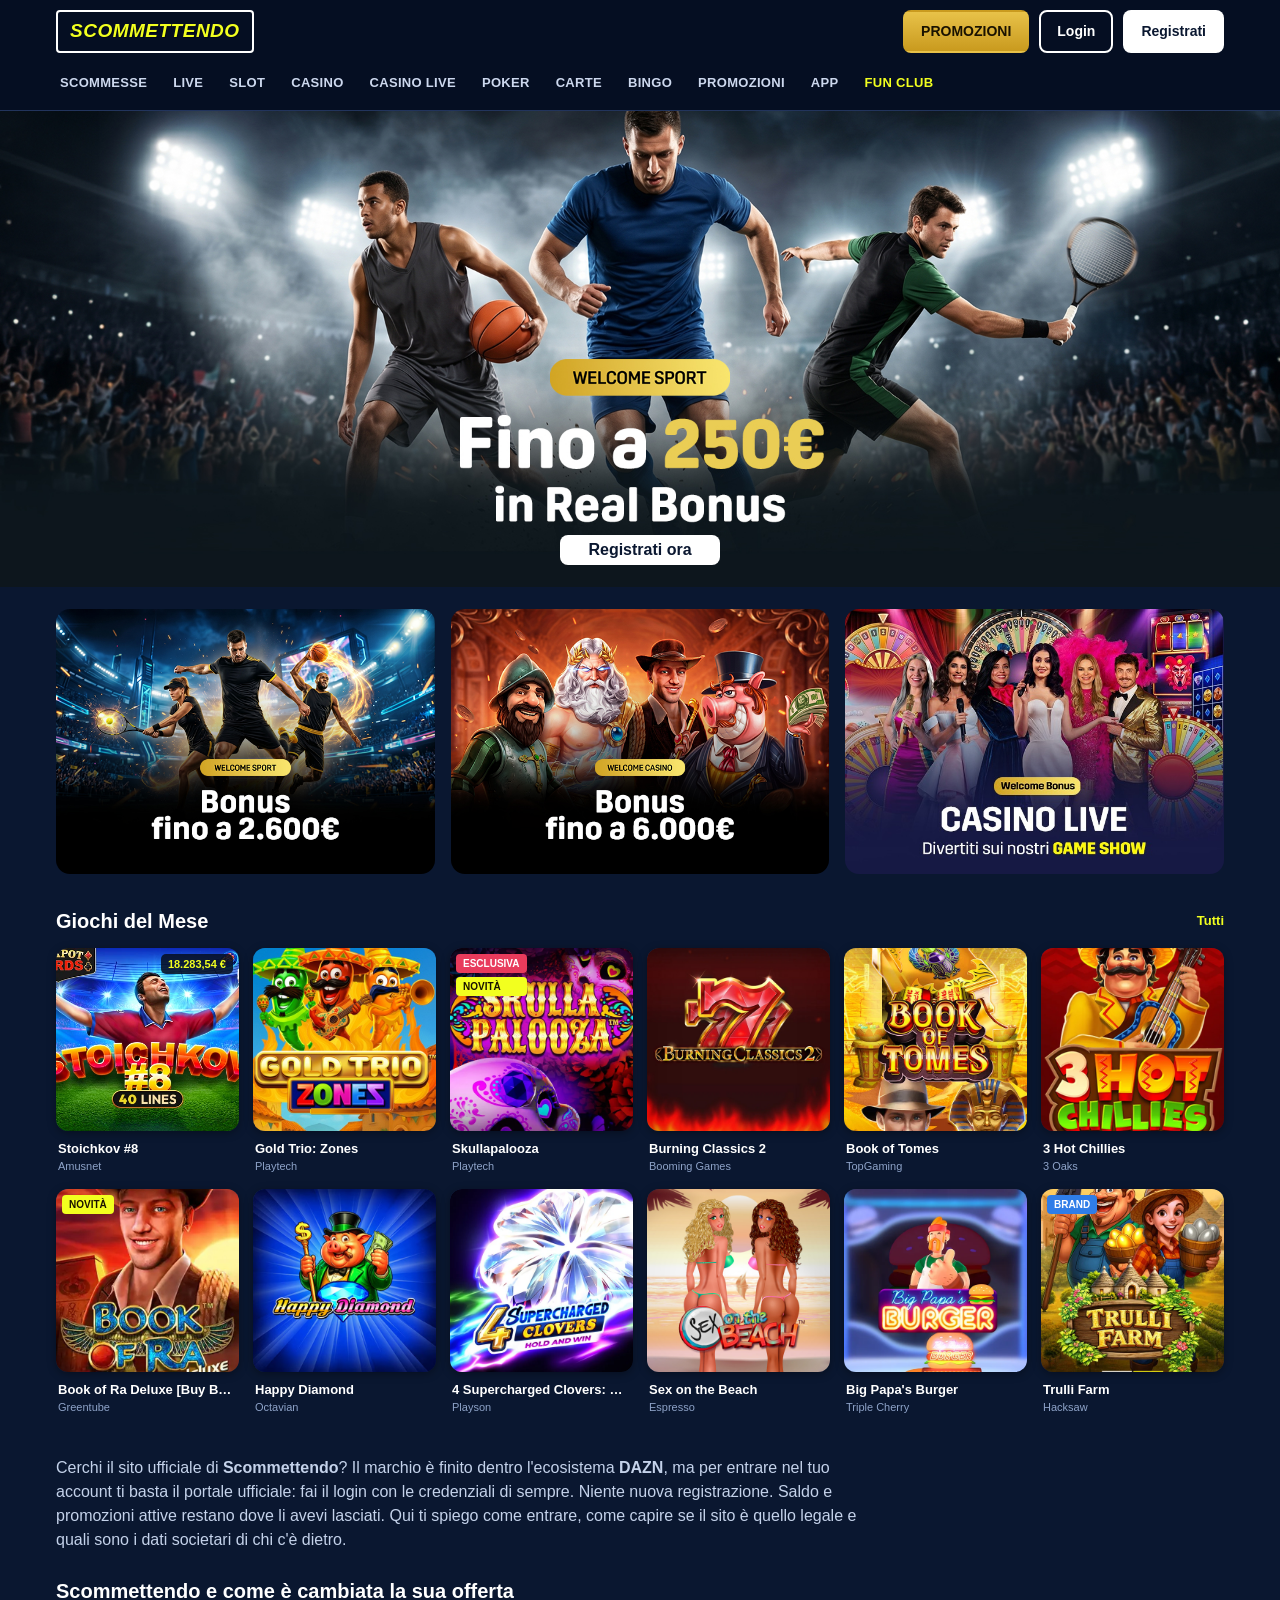
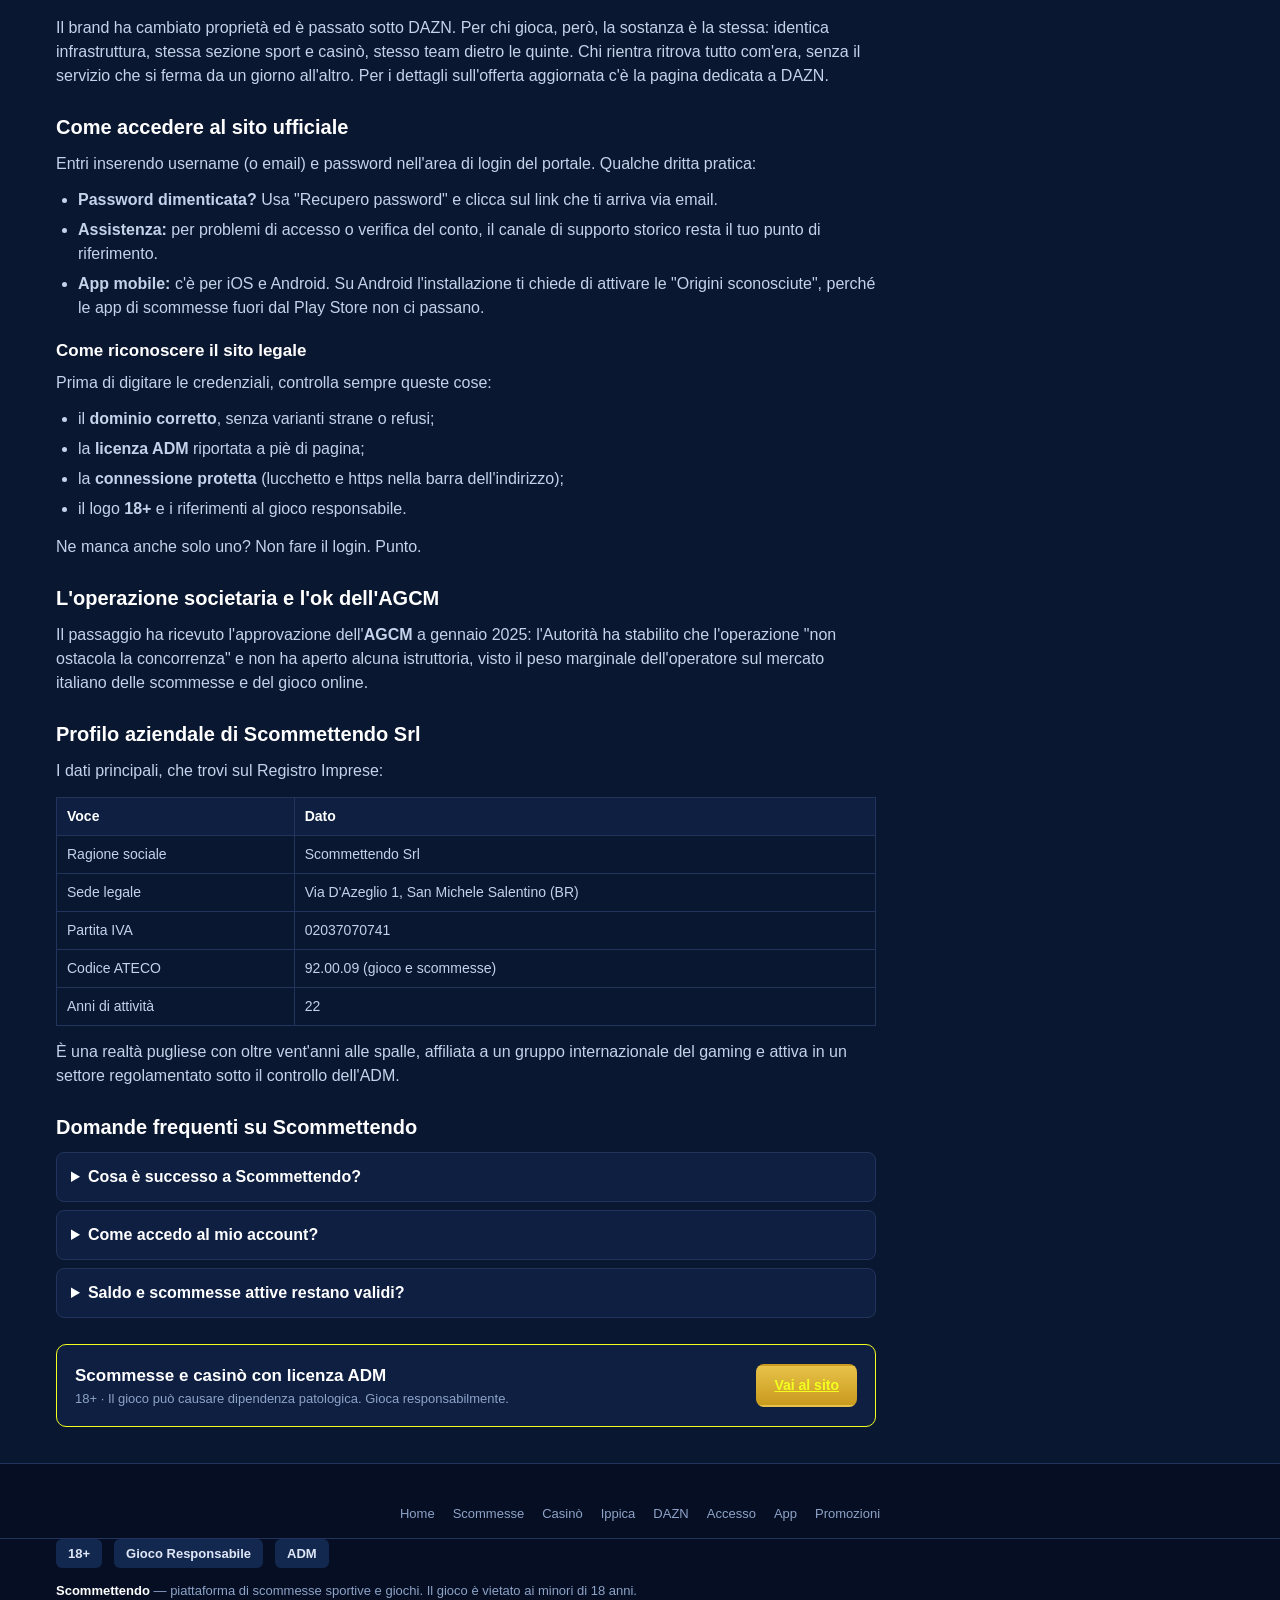
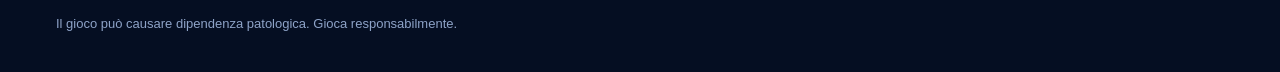
<file: index.html>
<!doctype html>
<html lang="it">
<head>
<meta charset="utf-8">
<meta name="viewport" content="width=device-width, initial-scale=1">
<title>Scommettendo: sito ufficiale, login e dati società</title>
<meta name="description" content="Accedi a Scommettendo con le credenziali di sempre: sito legale, login, app, recupero password, licenza ADM e profilo aziendale dopo DAZN.">
<link rel="canonical" href="https://scommettendoit.com/">
<link rel="icon" type="image/svg+xml" href="/favicon.svg">
<link rel="alternate" hreflang="it-it" href="https://scommettendoit.com/">
<link rel="alternate" hreflang="x-default" href="https://scommettendoit.com/">
<link rel="stylesheet" href="/assets/style.css">
<script type="application/ld+json">{"@context":"https://schema.org","@type":"Organization","name":"Scommettendo","url":"https://scommettendoit.com/","logo":"https://scommettendoit.com/favicon.svg"}</script>
<script type="application/ld+json">{"@context":"https://schema.org","@type":"WebSite","name":"Scommettendo","url":"https://scommettendoit.com/"}</script>
<script type="application/ld+json">{"@context":"https://schema.org","@type":"BreadcrumbList","itemListElement":[{"@type":"ListItem","position":1,"name":"Home","item":"https://scommettendoit.com/"}]}</script>
<script type="application/ld+json">{"@context":"https://schema.org","@type":"FAQPage","mainEntity":[{"@type":"Question","name":"Cosa è successo a Scommettendo?","acceptedAnswer":{"@type":"Answer","text":"Il marchio è passato sotto DAZN dopo un'operazione societaria approvata dall'AGCM a gennaio 2025. Per chi gioca non cambia niente di sostanziale."}},{"@type":"Question","name":"Come accedo al mio account?","acceptedAnswer":{"@type":"Answer","text":"Inserisci le credenziali di sempre nell'area di login del sito ufficiale. Password dimenticata? C'è la funzione di recupero via email."}},{"@type":"Question","name":"Saldo e scommesse attive restano validi?","acceptedAnswer":{"@type":"Answer","text":"Sì. Saldo, scommesse in corso e bonus restano lì, senza dover rifare la registrazione. --- *Il gioco è vietato ai minori di 18 anni e può causare dipendenza patologica (ludopatia). Le probabilità di vincita sono disponibili sul sito ADM. Gioca responsabilmente.*"}}]}</script>
<style>
.seo h3{color:#fff;font-size:17px;margin:18px 0 8px;font-weight:800}
.seo ol{color:#c4d2ea;margin:0 0 14px;padding-left:22px}
.seo ol li{margin-bottom:6px}
.seo table{width:100%;border-collapse:collapse;margin:14px 0;font-size:14px}
.seo td,.seo th{border:1px solid var(--line);padding:8px 10px;color:#c4d2ea;text-align:left;vertical-align:top}
.seo th{color:#fff;background:var(--navy2)}
.seo details{background:var(--navy2);border:1px solid var(--line);border-radius:8px;margin:0 0 8px;padding:0 14px}
.seo summary{cursor:pointer;font-weight:700;color:#fff;padding:12px 0}
.seo details p{padding-bottom:12px}
.subtop{background:linear-gradient(180deg,var(--navy2),var(--navy));border-bottom:1px solid var(--line);padding:26px 0}
.subtop .crumbs{font-size:12px;color:var(--muted);margin-bottom:8px}
.subtop .crumbs a{color:var(--muted)}
.subtop h1{margin:0;font-size:26px;color:#fff;line-height:1.25}
.ctabox{display:flex;align-items:center;justify-content:space-between;gap:14px;flex-wrap:wrap;background:var(--navy2);border:1px solid var(--yellow);border-radius:10px;padding:18px;margin:26px 0}
.ctabox .t{font-weight:800;color:#fff;font-size:17px}
.ctabox .s{color:var(--muted);font-size:13px}
.cluster-foot{display:flex;flex-wrap:wrap;gap:6px 18px;justify-content:center;padding:14px 16px;border-bottom:1px solid var(--line);font-size:13px}
.cluster-foot a{color:var(--muted)}
.cluster-foot a:hover{color:#fff}
</style>
</head>
<body>
<header class="hd">
  <div class="hd-row">
    <a class="logo" href="/" aria-label="Scommettendo">
      <span class="logo-box"><span class="logo-txt">SCOMMETTENDO</span></span>
    </a>
    <div class="hd-right">
      <a class="btn btn-promo" href="/promozioni/">PROMOZIONI</a>
      <a class="btn btn-login" href="/referral-link">Login</a>
      <a class="btn btn-reg" href="/referral-link">Registrati</a>
    </div>
  </div>
  <nav class="hd-nav"><a class="tab" href="/scommesse/">SCOMMESSE</a><a class="tab" href="/referral-link">LIVE</a><a class="tab" href="/referral-link">SLOT</a><a class="tab" href="/referral-link">CASINO</a><a class="tab" href="/referral-link">CASINO LIVE</a><a class="tab" href="/referral-link">POKER</a><a class="tab" href="/referral-link">CARTE</a><a class="tab" href="/referral-link">BINGO</a><a class="tab" href="/promozioni/">PROMOZIONI</a><a class="tab" href="/app/">APP</a><a class="tab tab--fun" href="/referral-link">FUN CLUB</a></nav>
</header>
<section class="hero hero--img">
  <img class="hero-img" onerror="this.closest('.hero').classList.add('hero--noimg')" src="/assets/hero.jpg" alt="Welcome Sport — Fino a 250€ in Real Bonus">
  <h1 class="sr-only">Scommettendo: sito ufficiale, accesso all&#x27;account e profilo aziendale</h1>
  <div class="hero-ov hero-ov--btn"><a class="btn btn-reg btn-lg" href="/referral-link">Registrati ora</a></div>
</section>
<div class="wrap">
  <section class="welcome"><div class="wc-track"><a class="wc-slide" href="/referral-link" aria-label="Welcome Sport"><img loading="lazy" onerror="this.style.visibility='hidden'" src="/assets/welcome/welcome-sport.jpg" alt="Welcome Sport — Fino a 250€ in Real Bonus"></a><a class="wc-slide" href="/referral-link" aria-label="Welcome Casino"><img loading="lazy" onerror="this.style.visibility='hidden'" src="/assets/welcome/welcome-casino.jpg" alt="Welcome Casino — Bonus di Benvenuto Casinò fino a 6.000€"></a><a class="wc-slide" href="/referral-link" aria-label="Welcome Game Show"><img loading="lazy" onerror="this.style.visibility='hidden'" src="/assets/welcome/welcome-casinolive.jpg" alt="Welcome Game Show — Gioca sui Game Show live selezionati"></a></div></section>
  <section class="rail">
  <div class="rail-head"><h2 class="rail-title">Giochi del Mese</h2>
    <a class="rail-all" href="/referral-link">Tutti</a></div>
  <div class="rail-track rail-track--grid"><a class="tile" href="/referral-link" aria-label="Stoichkov #8">
  <div class="tile-img">
    <img loading="lazy" onerror="this.style.visibility='hidden'" src="/assets/games/stoichkov-8.jpg" alt="Stoichkov #8">
    <div class="jackpot">18.283,54 €</div><div class="tile-badges"></div>
    <div class="tile-hover"><span class="tile-play">Gioca</span><span class="tile-demo">Prova</span></div>
  </div>
  <div class="tile-meta"><span class="tile-name">Stoichkov #8</span><span class="tile-prov">Amusnet</span></div>
</a>
<a class="tile" href="/referral-link" aria-label="Gold Trio: Zones">
  <div class="tile-img">
    <img loading="lazy" onerror="this.style.visibility='hidden'" src="/assets/games/gold-trio-zones.jpg" alt="Gold Trio: Zones">
    <div class="tile-badges"></div>
    <div class="tile-hover"><span class="tile-play">Gioca</span><span class="tile-demo">Prova</span></div>
  </div>
  <div class="tile-meta"><span class="tile-name">Gold Trio: Zones</span><span class="tile-prov">Playtech</span></div>
</a>
<a class="tile" href="/referral-link" aria-label="Skullapalooza">
  <div class="tile-img">
    <img loading="lazy" onerror="this.style.visibility='hidden'" src="/assets/games/skullapalooza.jpg" alt="Skullapalooza">
    <div class="tile-badges"><span class="badge badge--excl">Esclusiva</span><span class="badge badge--new">Novità</span></div>
    <div class="tile-hover"><span class="tile-play">Gioca</span><span class="tile-demo">Prova</span></div>
  </div>
  <div class="tile-meta"><span class="tile-name">Skullapalooza</span><span class="tile-prov">Playtech</span></div>
</a>
<a class="tile" href="/referral-link" aria-label="Burning Classics 2">
  <div class="tile-img">
    <img loading="lazy" onerror="this.style.visibility='hidden'" src="/assets/games/burning-classics-2.jpg" alt="Burning Classics 2">
    <div class="tile-badges"></div>
    <div class="tile-hover"><span class="tile-play">Gioca</span><span class="tile-demo">Prova</span></div>
  </div>
  <div class="tile-meta"><span class="tile-name">Burning Classics 2</span><span class="tile-prov">Booming Games</span></div>
</a>
<a class="tile" href="/referral-link" aria-label="Book of Tomes">
  <div class="tile-img">
    <img loading="lazy" onerror="this.style.visibility='hidden'" src="/assets/games/book-of-tomes.jpg" alt="Book of Tomes">
    <div class="tile-badges"></div>
    <div class="tile-hover"><span class="tile-play">Gioca</span><span class="tile-demo">Prova</span></div>
  </div>
  <div class="tile-meta"><span class="tile-name">Book of Tomes</span><span class="tile-prov">TopGaming</span></div>
</a>
<a class="tile" href="/referral-link" aria-label="3 Hot Chillies">
  <div class="tile-img">
    <img loading="lazy" onerror="this.style.visibility='hidden'" src="/assets/games/3-hot-chillies.jpg" alt="3 Hot Chillies">
    <div class="tile-badges"></div>
    <div class="tile-hover"><span class="tile-play">Gioca</span><span class="tile-demo">Prova</span></div>
  </div>
  <div class="tile-meta"><span class="tile-name">3 Hot Chillies</span><span class="tile-prov">3 Oaks</span></div>
</a>
<a class="tile" href="/referral-link" aria-label="Book of Ra Deluxe [Buy Bonus]">
  <div class="tile-img">
    <img loading="lazy" onerror="this.style.visibility='hidden'" src="/assets/games/book-of-ra-deluxe-buy.jpg" alt="Book of Ra Deluxe [Buy Bonus]">
    <div class="tile-badges"><span class="badge badge--new">Novità</span></div>
    <div class="tile-hover"><span class="tile-play">Gioca</span><span class="tile-demo">Prova</span></div>
  </div>
  <div class="tile-meta"><span class="tile-name">Book of Ra Deluxe [Buy Bonus]</span><span class="tile-prov">Greentube</span></div>
</a>
<a class="tile" href="/referral-link" aria-label="Happy Diamond">
  <div class="tile-img">
    <img loading="lazy" onerror="this.style.visibility='hidden'" src="/assets/games/happy-diamond.jpg" alt="Happy Diamond">
    <div class="tile-badges"></div>
    <div class="tile-hover"><span class="tile-play">Gioca</span><span class="tile-demo">Prova</span></div>
  </div>
  <div class="tile-meta"><span class="tile-name">Happy Diamond</span><span class="tile-prov">Octavian</span></div>
</a>
<a class="tile" href="/referral-link" aria-label="4 Supercharged Clovers: Hold and Win">
  <div class="tile-img">
    <img loading="lazy" onerror="this.style.visibility='hidden'" src="/assets/games/4-supercharged-clovers-hw.jpg" alt="4 Supercharged Clovers: Hold and Win">
    <div class="tile-badges"></div>
    <div class="tile-hover"><span class="tile-play">Gioca</span><span class="tile-demo">Prova</span></div>
  </div>
  <div class="tile-meta"><span class="tile-name">4 Supercharged Clovers: Hold and Win</span><span class="tile-prov">Playson</span></div>
</a>
<a class="tile" href="/referral-link" aria-label="Sex on the Beach">
  <div class="tile-img">
    <img loading="lazy" onerror="this.style.visibility='hidden'" src="/assets/games/sex-on-the-beach.jpg" alt="Sex on the Beach">
    <div class="tile-badges"></div>
    <div class="tile-hover"><span class="tile-play">Gioca</span><span class="tile-demo">Prova</span></div>
  </div>
  <div class="tile-meta"><span class="tile-name">Sex on the Beach</span><span class="tile-prov">Espresso</span></div>
</a>
<a class="tile" href="/referral-link" aria-label="Big Papa&#x27;s Burger">
  <div class="tile-img">
    <img loading="lazy" onerror="this.style.visibility='hidden'" src="/assets/games/big-papas-burger.jpg" alt="Big Papa&#x27;s Burger">
    <div class="tile-badges"></div>
    <div class="tile-hover"><span class="tile-play">Gioca</span><span class="tile-demo">Prova</span></div>
  </div>
  <div class="tile-meta"><span class="tile-name">Big Papa&#x27;s Burger</span><span class="tile-prov">Triple Cherry</span></div>
</a>
<a class="tile" href="/referral-link" aria-label="Trulli Farm">
  <div class="tile-img">
    <img loading="lazy" onerror="this.style.visibility='hidden'" src="/assets/games/trulli-farm.jpg" alt="Trulli Farm">
    <div class="tile-badges"><span class="badge badge--brand">Brand</span></div>
    <div class="tile-hover"><span class="tile-play">Gioca</span><span class="tile-demo">Prova</span></div>
  </div>
  <div class="tile-meta"><span class="tile-name">Trulli Farm</span><span class="tile-prov">Hacksaw</span></div>
</a>
</div>
</section>
  <section class="seo"><p>Cerchi il sito ufficiale di <strong>Scommettendo</strong>? Il marchio è finito dentro l&#x27;ecosistema <strong>DAZN</strong>, ma per entrare nel tuo account ti basta il portale ufficiale: fai il login con le credenziali di sempre. Niente nuova registrazione. Saldo e promozioni attive restano dove li avevi lasciati. Qui ti spiego come entrare, come capire se il sito è quello legale e quali sono i dati societari di chi c&#x27;è dietro.</p>
<h2>Scommettendo e come è cambiata la sua offerta</h2>
<p>Il brand ha cambiato proprietà ed è passato sotto DAZN. Per chi gioca, però, la sostanza è la stessa: identica infrastruttura, stessa sezione sport e casinò, stesso team dietro le quinte. Chi rientra ritrova tutto com&#x27;era, senza il servizio che si ferma da un giorno all&#x27;altro. Per i dettagli sull&#x27;offerta aggiornata c&#x27;è la pagina dedicata a DAZN.</p>
<h2>Come accedere al sito ufficiale</h2>
<p>Entri inserendo username (o email) e password nell&#x27;area di login del portale. Qualche dritta pratica:</p>
<ul>
<li><strong>Password dimenticata?</strong> Usa &quot;Recupero password&quot; e clicca sul link che ti arriva via email.</li>
<li><strong>Assistenza:</strong> per problemi di accesso o verifica del conto, il canale di supporto storico resta il tuo punto di riferimento.</li>
<li><strong>App mobile:</strong> c&#x27;è per iOS e Android. Su Android l&#x27;installazione ti chiede di attivare le &quot;Origini sconosciute&quot;, perché le app di scommesse fuori dal Play Store non ci passano.</li>
</ul>
<h3>Come riconoscere il sito legale</h3>
<p>Prima di digitare le credenziali, controlla sempre queste cose:</p>
<ul>
<li>il <strong>dominio corretto</strong>, senza varianti strane o refusi;</li>
<li>la <strong>licenza ADM</strong> riportata a piè di pagina;</li>
<li>la <strong>connessione protetta</strong> (lucchetto e https nella barra dell&#x27;indirizzo);</li>
<li>il logo <strong>18+</strong> e i riferimenti al gioco responsabile.</li>
</ul>
<p>Ne manca anche solo uno? Non fare il login. Punto.</p>
<h2>L&#x27;operazione societaria e l&#x27;ok dell&#x27;AGCM</h2>
<p>Il passaggio ha ricevuto l&#x27;approvazione dell&#x27;<strong>AGCM</strong> a gennaio 2025: l&#x27;Autorità ha stabilito che l&#x27;operazione &quot;non ostacola la concorrenza&quot; e non ha aperto alcuna istruttoria, visto il peso marginale dell&#x27;operatore sul mercato italiano delle scommesse e del gioco online.</p>
<h2>Profilo aziendale di Scommettendo Srl</h2>
<p>I dati principali, che trovi sul Registro Imprese:</p>
<table><tr><th>Voce</th><th>Dato</th></tr><tr><td>Ragione sociale</td><td>Scommettendo Srl</td></tr><tr><td>Sede legale</td><td>Via D&#x27;Azeglio 1, San Michele Salentino (BR)</td></tr><tr><td>Partita IVA</td><td>02037070741</td></tr><tr><td>Codice ATECO</td><td>92.00.09 (gioco e scommesse)</td></tr><tr><td>Anni di attività</td><td>22</td></tr></table>
<p>È una realtà pugliese con oltre vent&#x27;anni alle spalle, affiliata a un gruppo internazionale del gaming e attiva in un settore regolamentato sotto il controllo dell&#x27;ADM.</p>
<h2>Domande frequenti su Scommettendo</h2>
<details><summary>Cosa è successo a Scommettendo?</summary><p>Il marchio è passato sotto DAZN dopo un&#x27;operazione societaria approvata dall&#x27;AGCM a gennaio 2025. Per chi gioca non cambia niente di sostanziale.</p></details>
<details><summary>Come accedo al mio account?</summary><p>Inserisci le credenziali di sempre nell&#x27;area di login del sito ufficiale. Password dimenticata? C&#x27;è la funzione di recupero via email.</p></details>
<details><summary>Saldo e scommesse attive restano validi?</summary><p>Sì. Saldo, scommesse in corso e bonus restano lì, senza dover rifare la registrazione. --- <em>Il gioco è vietato ai minori di 18 anni e può causare dipendenza patologica (ludopatia). Le probabilità di vincita sono disponibili sul sito ADM. Gioca responsabilmente.</em></p></details><div class="ctabox"><div><div class="t">Scommesse e casinò con licenza ADM</div>
<div class="s">18+ · Il gioco può causare dipendenza patologica. Gioca responsabilmente.</div></div>
<a class="btn btn-promo" href="/referral-link">Vai al sito</a></div></section>
</div>
<footer class="ft"><nav class="cluster-foot"><a href="/">Home</a><a href="/scommesse/">Scommesse</a><a href="/casino/">Casinò</a><a href="/ippica/">Ippica</a><a href="/dazn/">DAZN</a><a href="/accesso/">Accesso</a><a href="/app/">App</a><a href="/promozioni/">Promozioni</a></nav>
  <div class="ft-in">
    <div class="ft-badges"><span>18+</span><span>Gioco Responsabile</span><span>ADM</span></div>
    <p><strong>Scommettendo</strong> — piattaforma di scommesse sportive e giochi. Il gioco è vietato ai minori di 18 anni.</p>
    <p>Il gioco può causare dipendenza patologica. Gioca responsabilmente.</p>
  </div>
</footer>
</body>
</html>
</file>
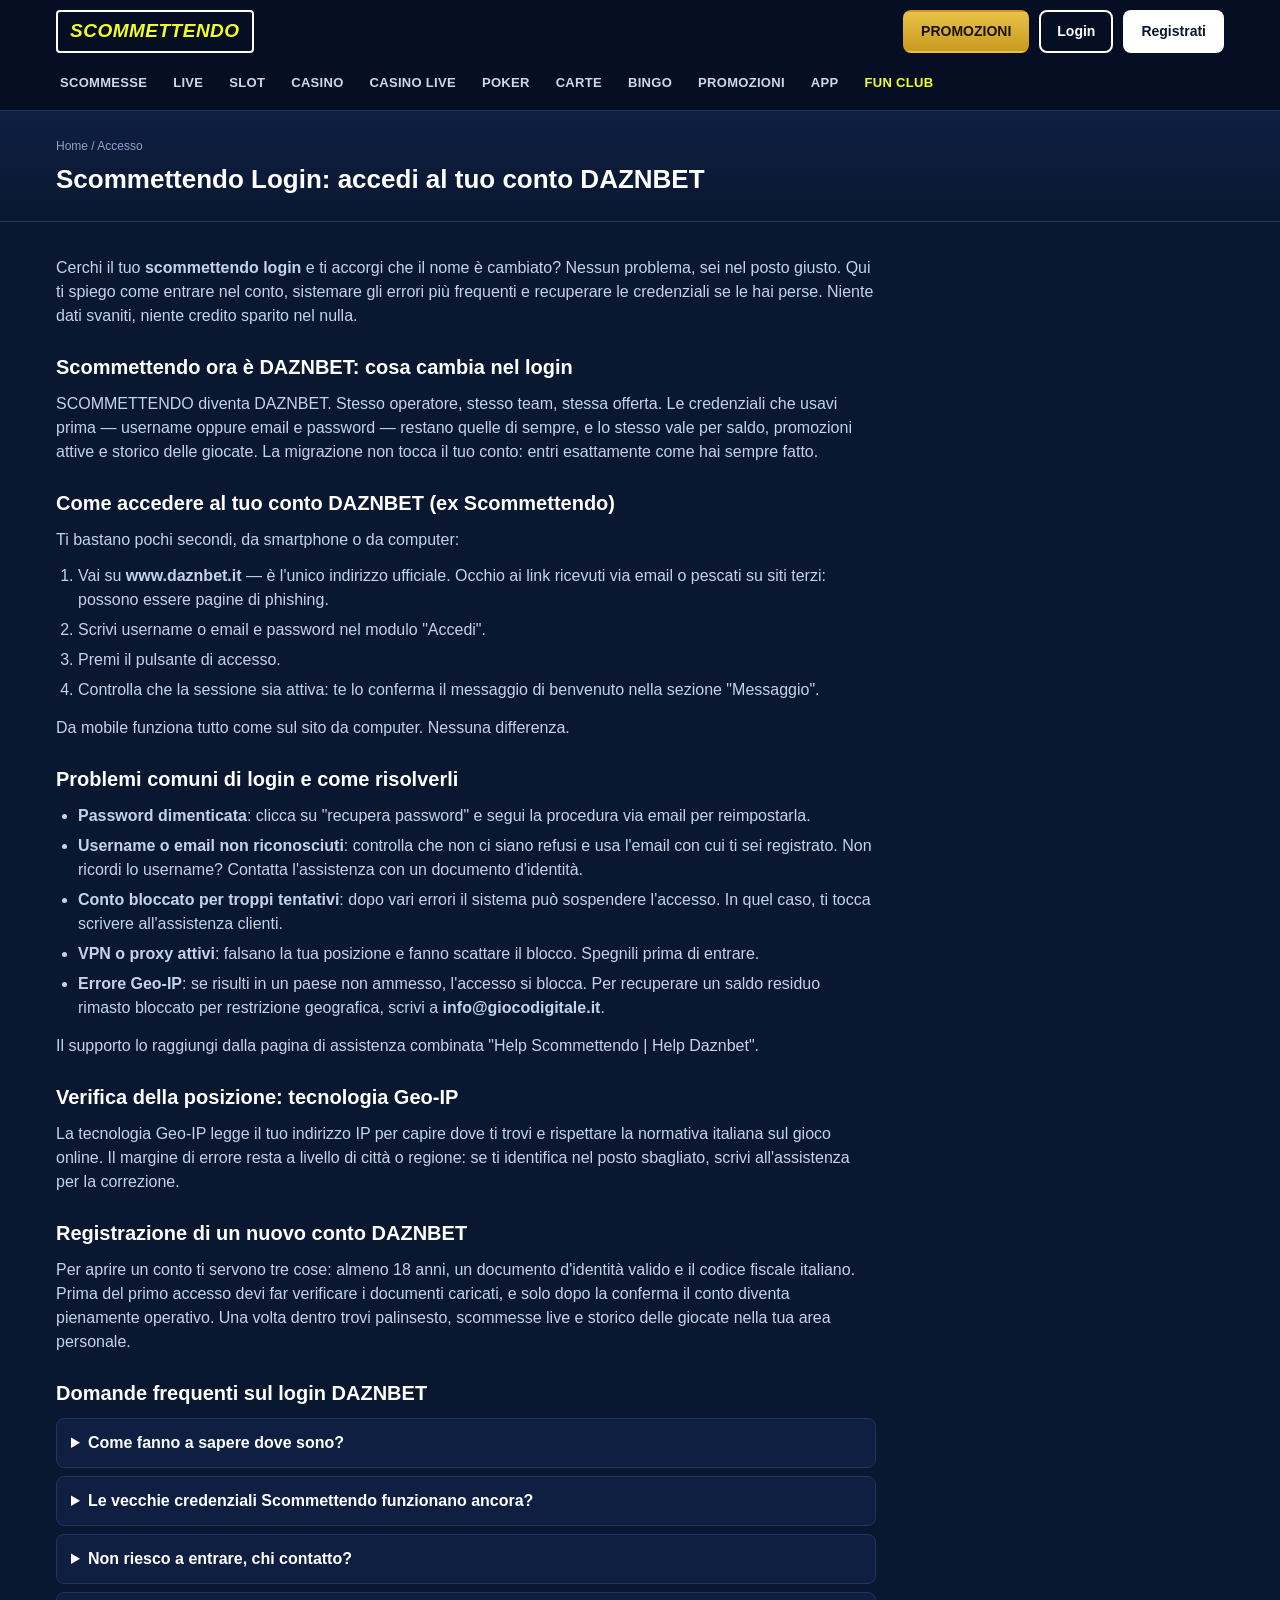
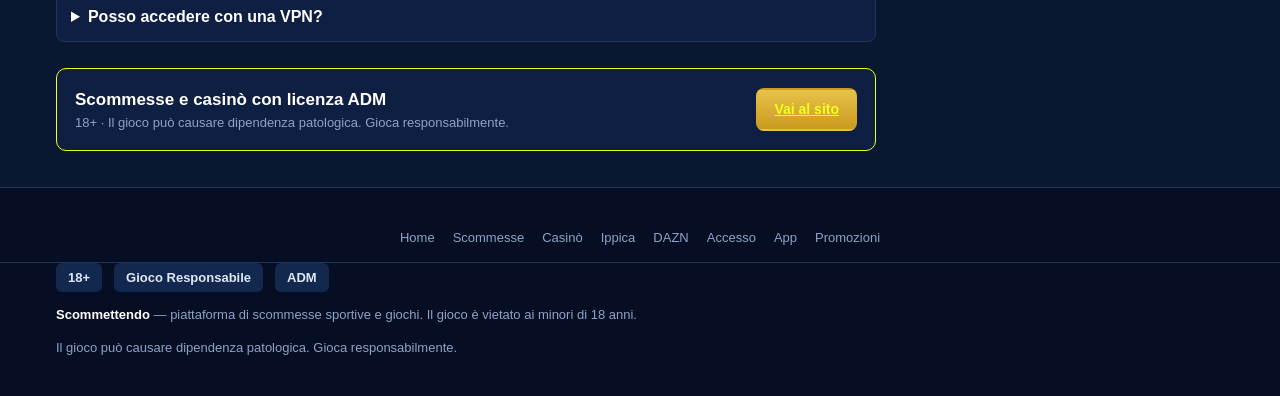
<file: accesso/index.html>
<!doctype html>
<html lang="it">
<head>
<meta charset="utf-8">
<meta name="viewport" content="width=device-width, initial-scale=1">
<title>Scommettendo Login: accesso DAZNBET e problemi</title>
<meta name="description" content="Guida al login Scommettendo su DAZNBET: come accedere, recuperare password, risolvere errori Geo-IP, conto bloccato e credenziali non riconosciute.">
<link rel="canonical" href="https://scommettendoit.com/accesso/">
<link rel="icon" type="image/svg+xml" href="/favicon.svg">
<link rel="alternate" hreflang="it-it" href="https://scommettendoit.com/accesso/">
<link rel="alternate" hreflang="x-default" href="https://scommettendoit.com/accesso/">
<link rel="stylesheet" href="/assets/style.css">
<script type="application/ld+json">{"@context":"https://schema.org","@type":"BreadcrumbList","itemListElement":[{"@type":"ListItem","position":1,"name":"Home","item":"https://scommettendoit.com/"},{"@type":"ListItem","position":2,"name":"Accesso","item":"https://scommettendoit.com/accesso/"}]}</script>
<script type="application/ld+json">{"@context":"https://schema.org","@type":"FAQPage","mainEntity":[{"@type":"Question","name":"Come fanno a sapere dove sono?","acceptedAnswer":{"@type":"Answer","text":"Grazie alla tecnologia Geo-IP, che analizza il tuo indirizzo IP per rispettare la normativa ADM."}},{"@type":"Question","name":"Le vecchie credenziali Scommettendo funzionano ancora?","acceptedAnswer":{"@type":"Answer","text":"Sì. Username, email e password restano validi su DAZNBET."}},{"@type":"Question","name":"Non riesco a entrare, chi contatto?","acceptedAnswer":{"@type":"Answer","text":"Usa il link \"recupera password\" oppure scrivi a info@giocodigitale.it."}},{"@type":"Question","name":"Posso accedere con una VPN?","acceptedAnswer":{"@type":"Answer","text":"Meglio di no: rischia di alterare la geolocalizzazione e bloccarti l'accesso."}}]}</script>
<style>
.seo h3{color:#fff;font-size:17px;margin:18px 0 8px;font-weight:800}
.seo ol{color:#c4d2ea;margin:0 0 14px;padding-left:22px}
.seo ol li{margin-bottom:6px}
.seo table{width:100%;border-collapse:collapse;margin:14px 0;font-size:14px}
.seo td,.seo th{border:1px solid var(--line);padding:8px 10px;color:#c4d2ea;text-align:left;vertical-align:top}
.seo th{color:#fff;background:var(--navy2)}
.seo details{background:var(--navy2);border:1px solid var(--line);border-radius:8px;margin:0 0 8px;padding:0 14px}
.seo summary{cursor:pointer;font-weight:700;color:#fff;padding:12px 0}
.seo details p{padding-bottom:12px}
.subtop{background:linear-gradient(180deg,var(--navy2),var(--navy));border-bottom:1px solid var(--line);padding:26px 0}
.subtop .crumbs{font-size:12px;color:var(--muted);margin-bottom:8px}
.subtop .crumbs a{color:var(--muted)}
.subtop h1{margin:0;font-size:26px;color:#fff;line-height:1.25}
.ctabox{display:flex;align-items:center;justify-content:space-between;gap:14px;flex-wrap:wrap;background:var(--navy2);border:1px solid var(--yellow);border-radius:10px;padding:18px;margin:26px 0}
.ctabox .t{font-weight:800;color:#fff;font-size:17px}
.ctabox .s{color:var(--muted);font-size:13px}
.cluster-foot{display:flex;flex-wrap:wrap;gap:6px 18px;justify-content:center;padding:14px 16px;border-bottom:1px solid var(--line);font-size:13px}
.cluster-foot a{color:var(--muted)}
.cluster-foot a:hover{color:#fff}
</style>
</head>
<body>
<header class="hd">
  <div class="hd-row">
    <a class="logo" href="/" aria-label="Scommettendo">
      <span class="logo-box"><span class="logo-txt">SCOMMETTENDO</span></span>
    </a>
    <div class="hd-right">
      <a class="btn btn-promo" href="/promozioni/">PROMOZIONI</a>
      <a class="btn btn-login" href="/referral-link">Login</a>
      <a class="btn btn-reg" href="/referral-link">Registrati</a>
    </div>
  </div>
  <nav class="hd-nav"><a class="tab" href="/scommesse/">SCOMMESSE</a><a class="tab" href="/referral-link">LIVE</a><a class="tab" href="/referral-link">SLOT</a><a class="tab" href="/referral-link">CASINO</a><a class="tab" href="/referral-link">CASINO LIVE</a><a class="tab" href="/referral-link">POKER</a><a class="tab" href="/referral-link">CARTE</a><a class="tab" href="/referral-link">BINGO</a><a class="tab" href="/promozioni/">PROMOZIONI</a><a class="tab" href="/app/">APP</a><a class="tab tab--fun" href="/referral-link">FUN CLUB</a></nav>
</header>
<section class="subtop"><div class="wrap"><div class="crumbs"><a href="/">Home</a> / Accesso</div>
<h1>Scommettendo Login: accedi al tuo conto DAZNBET</h1></div></section>
<div class="wrap"><article class="seo"><p>Cerchi il tuo <strong>scommettendo login</strong> e ti accorgi che il nome è cambiato? Nessun problema, sei nel posto giusto. Qui ti spiego come entrare nel conto, sistemare gli errori più frequenti e recuperare le credenziali se le hai perse. Niente dati svaniti, niente credito sparito nel nulla.</p>
<h2>Scommettendo ora è DAZNBET: cosa cambia nel login</h2>
<p>SCOMMETTENDO diventa DAZNBET. Stesso operatore, stesso team, stessa offerta. Le credenziali che usavi prima — username oppure email e password — restano quelle di sempre, e lo stesso vale per saldo, promozioni attive e storico delle giocate. La migrazione non tocca il tuo conto: entri esattamente come hai sempre fatto.</p>
<h2>Come accedere al tuo conto DAZNBET (ex Scommettendo)</h2>
<p>Ti bastano pochi secondi, da smartphone o da computer:</p>
<ol>
<li>Vai su <strong>www.daznbet.it</strong> — è l&#x27;unico indirizzo ufficiale. Occhio ai link ricevuti via email o pescati su siti terzi: possono essere pagine di phishing.</li>
<li>Scrivi username o email e password nel modulo &quot;Accedi&quot;.</li>
<li>Premi il pulsante di accesso.</li>
<li>Controlla che la sessione sia attiva: te lo conferma il messaggio di benvenuto nella sezione &quot;Messaggio&quot;.</li>
</ol>
<p>Da mobile funziona tutto come sul sito da computer. Nessuna differenza.</p>
<h2>Problemi comuni di login e come risolverli</h2>
<ul>
<li><strong>Password dimenticata</strong>: clicca su &quot;recupera password&quot; e segui la procedura via email per reimpostarla.</li>
<li><strong>Username o email non riconosciuti</strong>: controlla che non ci siano refusi e usa l&#x27;email con cui ti sei registrato. Non ricordi lo username? Contatta l&#x27;assistenza con un documento d&#x27;identità.</li>
<li><strong>Conto bloccato per troppi tentativi</strong>: dopo vari errori il sistema può sospendere l&#x27;accesso. In quel caso, ti tocca scrivere all&#x27;assistenza clienti.</li>
<li><strong>VPN o proxy attivi</strong>: falsano la tua posizione e fanno scattare il blocco. Spegnili prima di entrare.</li>
<li><strong>Errore Geo-IP</strong>: se risulti in un paese non ammesso, l&#x27;accesso si blocca. Per recuperare un saldo residuo rimasto bloccato per restrizione geografica, scrivi a <strong>info@giocodigitale.it</strong>.</li>
</ul>
<p>Il supporto lo raggiungi dalla pagina di assistenza combinata &quot;Help Scommettendo | Help Daznbet&quot;.</p>
<h2>Verifica della posizione: tecnologia Geo-IP</h2>
<p>La tecnologia Geo-IP legge il tuo indirizzo IP per capire dove ti trovi e rispettare la normativa italiana sul gioco online. Il margine di errore resta a livello di città o regione: se ti identifica nel posto sbagliato, scrivi all&#x27;assistenza per la correzione.</p>
<h2>Registrazione di un nuovo conto DAZNBET</h2>
<p>Per aprire un conto ti servono tre cose: almeno 18 anni, un documento d&#x27;identità valido e il codice fiscale italiano. Prima del primo accesso devi far verificare i documenti caricati, e solo dopo la conferma il conto diventa pienamente operativo. Una volta dentro trovi palinsesto, scommesse live e storico delle giocate nella tua area personale.</p>
<h2>Domande frequenti sul login DAZNBET</h2>
<details><summary>Come fanno a sapere dove sono?</summary><p>Grazie alla tecnologia Geo-IP, che analizza il tuo indirizzo IP per rispettare la normativa ADM.</p></details>
<details><summary>Le vecchie credenziali Scommettendo funzionano ancora?</summary><p>Sì. Username, email e password restano validi su DAZNBET.</p></details>
<details><summary>Non riesco a entrare, chi contatto?</summary><p>Usa il link &quot;recupera password&quot; oppure scrivi a info@giocodigitale.it.</p></details>
<details><summary>Posso accedere con una VPN?</summary><p>Meglio di no: rischia di alterare la geolocalizzazione e bloccarti l&#x27;accesso.</p></details><div class="ctabox"><div><div class="t">Scommesse e casinò con licenza ADM</div>
<div class="s">18+ · Il gioco può causare dipendenza patologica. Gioca responsabilmente.</div></div>
<a class="btn btn-promo" href="/referral-link">Vai al sito</a></div></article></div>
<footer class="ft"><nav class="cluster-foot"><a href="/">Home</a><a href="/scommesse/">Scommesse</a><a href="/casino/">Casinò</a><a href="/ippica/">Ippica</a><a href="/dazn/">DAZN</a><a href="/accesso/">Accesso</a><a href="/app/">App</a><a href="/promozioni/">Promozioni</a></nav>
  <div class="ft-in">
    <div class="ft-badges"><span>18+</span><span>Gioco Responsabile</span><span>ADM</span></div>
    <p><strong>Scommettendo</strong> — piattaforma di scommesse sportive e giochi. Il gioco è vietato ai minori di 18 anni.</p>
    <p>Il gioco può causare dipendenza patologica. Gioca responsabilmente.</p>
  </div>
</footer>
</body>
</html>
</file>
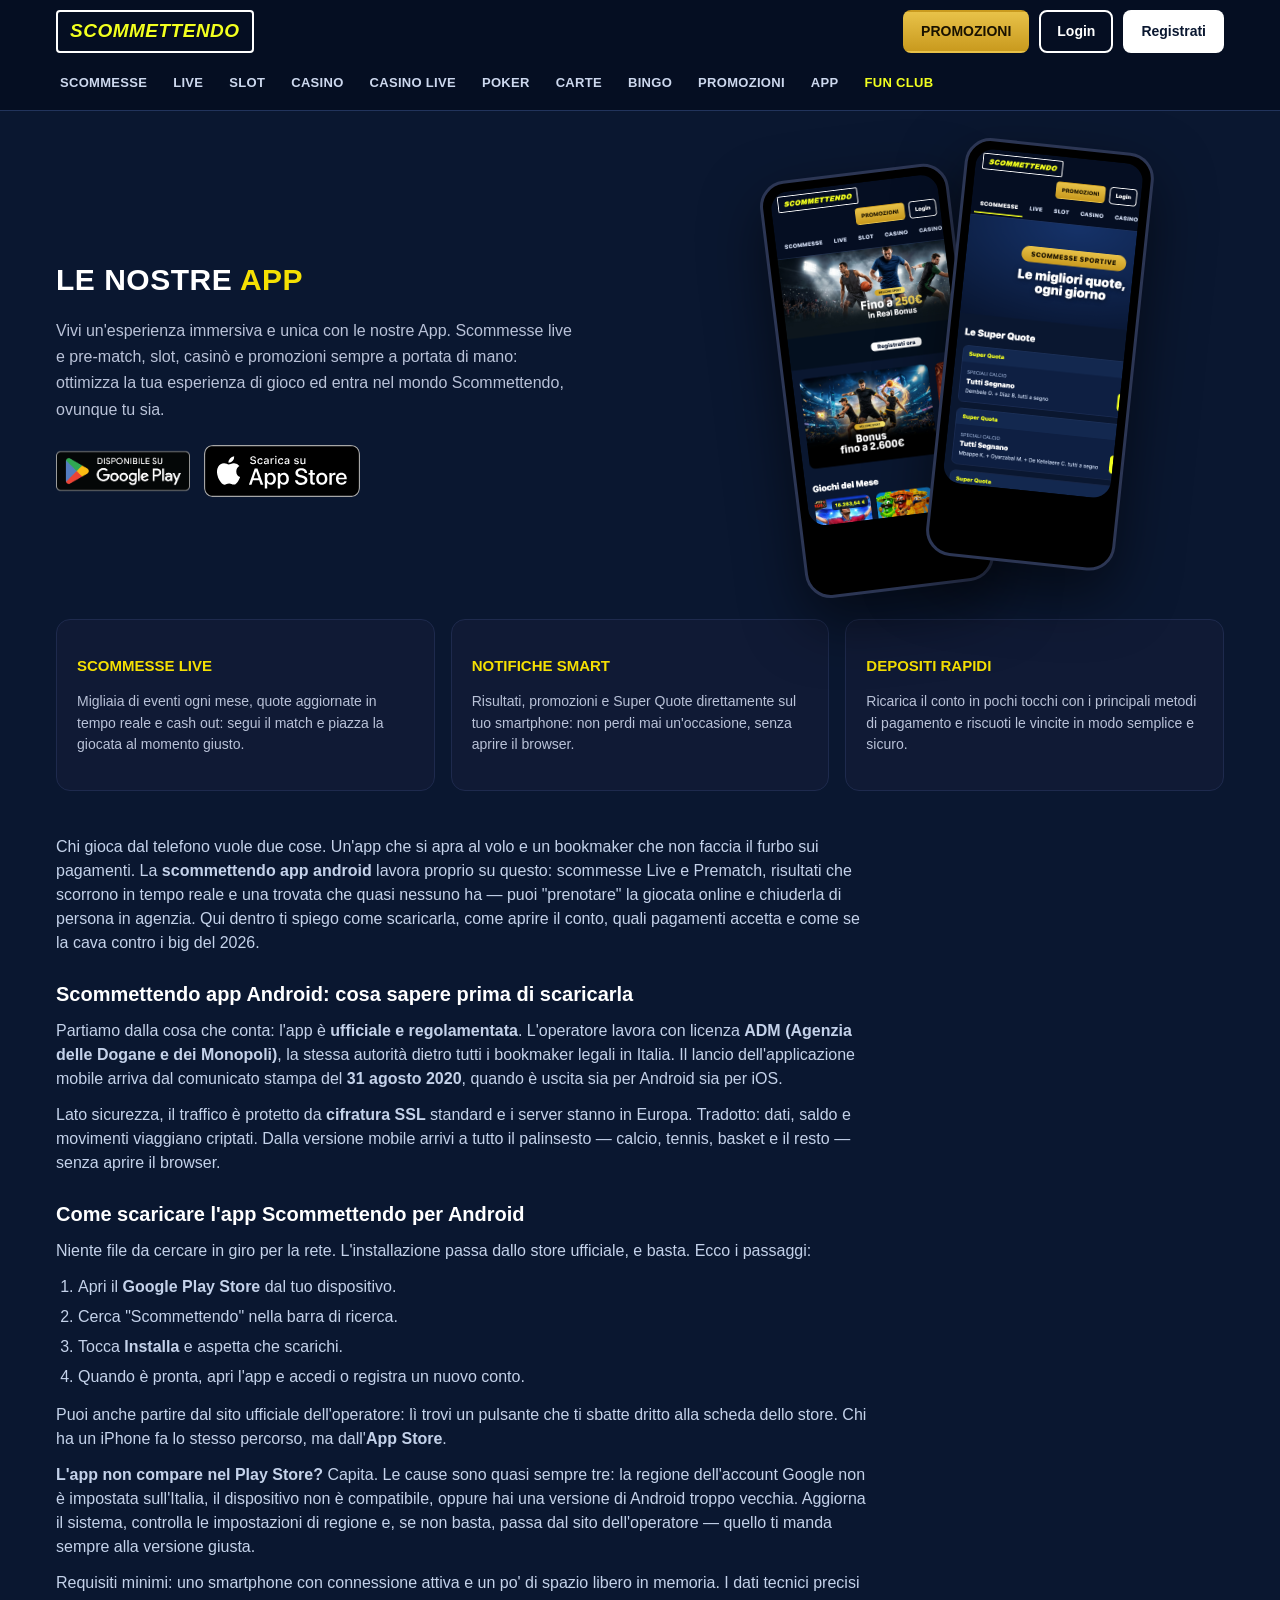
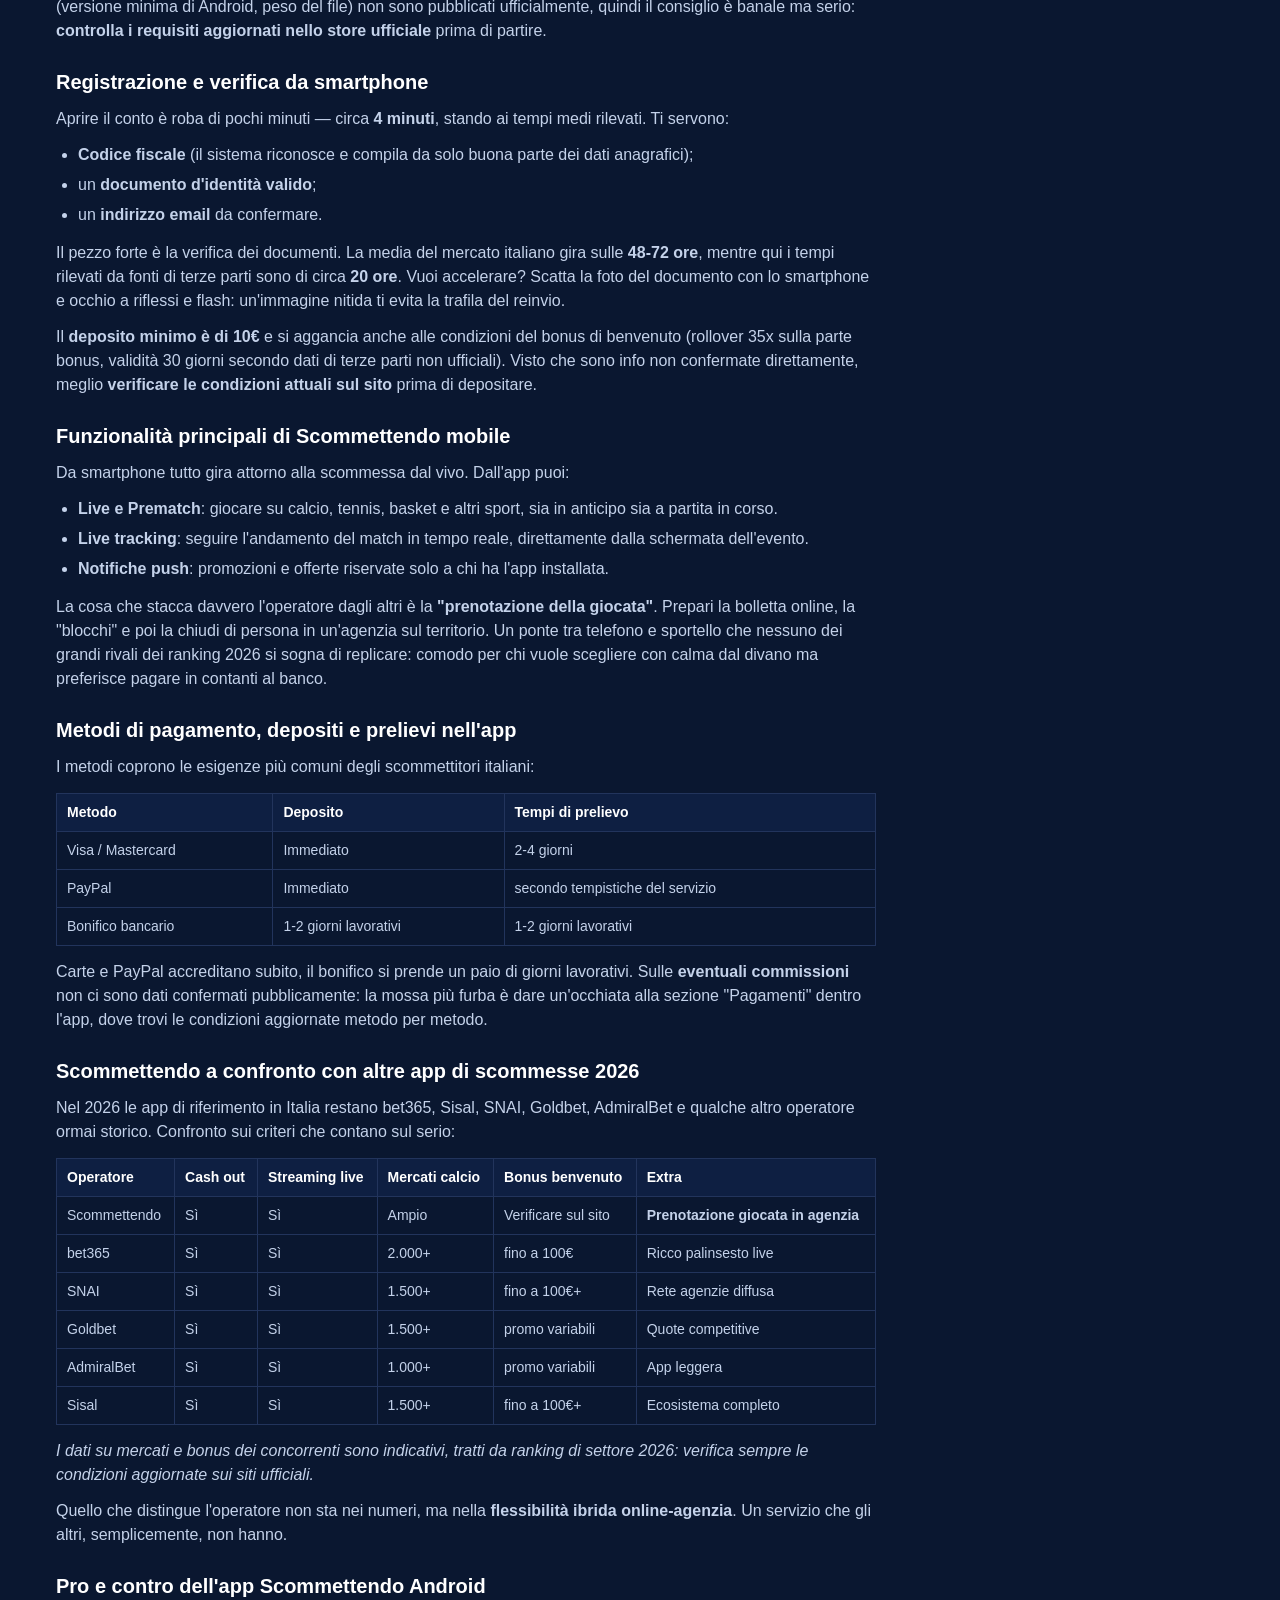
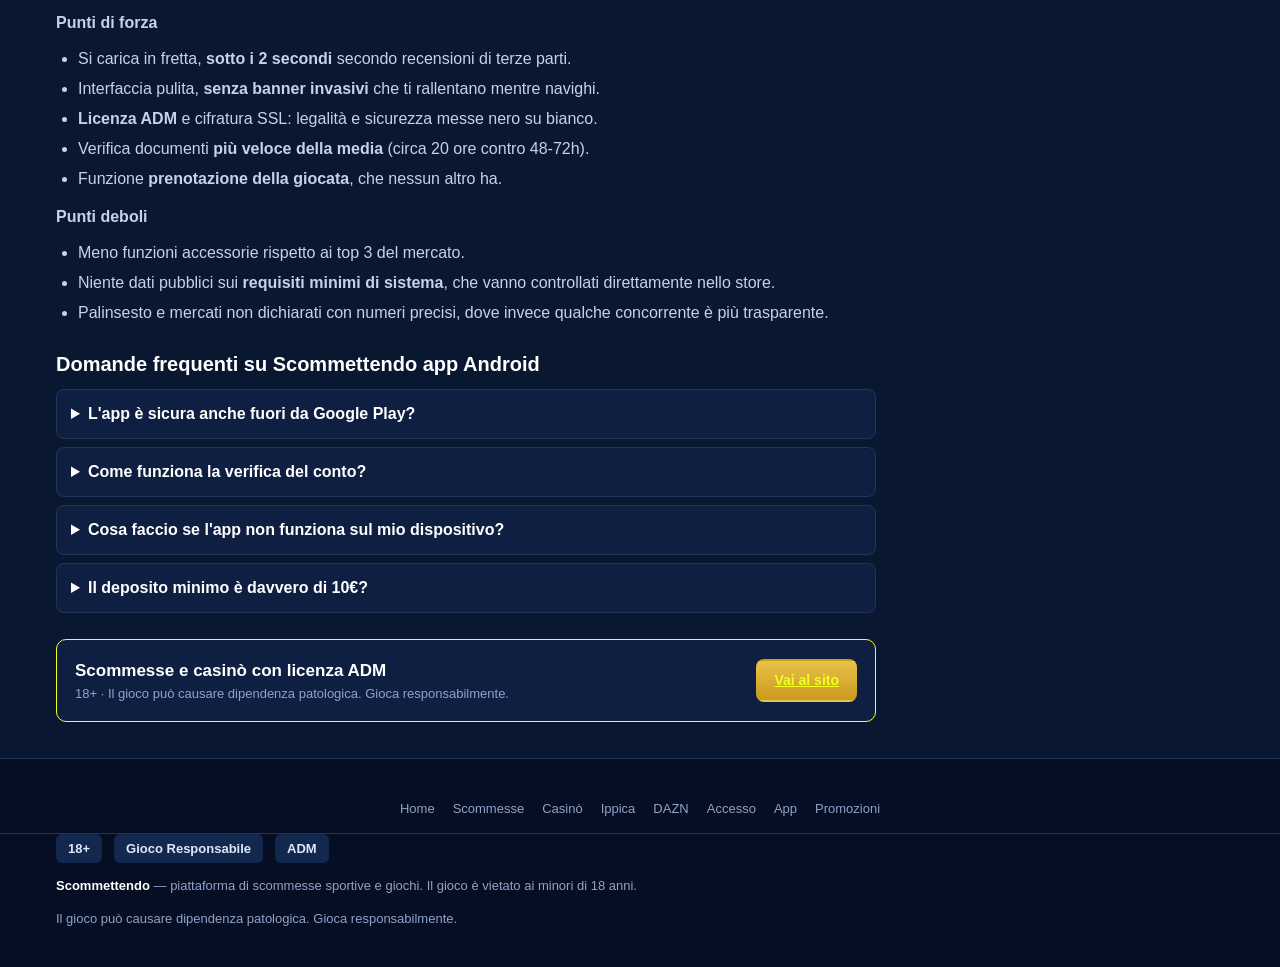
<file: app/index.html>
<!doctype html>
<html lang="it">
<head>
<meta charset="utf-8">
<meta name="viewport" content="width=device-width, initial-scale=1">
<title>Scommettendo App Android: Download e Guida 2026</title>
<meta name="description" content="Scopri come scaricare l’app Scommettendo Android, registrarti, verificare il conto, usare live, pagamenti e prenotazione giocata in agenzia.">
<link rel="canonical" href="https://scommettendoit.com/app/">
<link rel="icon" type="image/svg+xml" href="/favicon.svg">
<link rel="alternate" hreflang="it-it" href="https://scommettendoit.com/app/">
<link rel="alternate" hreflang="x-default" href="https://scommettendoit.com/app/">
<link rel="stylesheet" href="/assets/style.css">
<script type="application/ld+json">{"@context":"https://schema.org","@type":"BreadcrumbList","itemListElement":[{"@type":"ListItem","position":1,"name":"Home","item":"https://scommettendoit.com/"},{"@type":"ListItem","position":2,"name":"App Scommettendo","item":"https://scommettendoit.com/app/"}]}</script>
<script type="application/ld+json">{"@context":"https://schema.org","@type":"FAQPage","mainEntity":[{"@type":"Question","name":"L'app è sicura anche fuori da Google Play?","acceptedAnswer":{"@type":"Answer","text":"Il problema non esiste: l'app si scarica dritta dal Google Play Store (e dall'App Store per iOS). Nessun file esterno, nessuna fonte sconosciuta da attivare. La presenza negli store ufficiali, più la licenza ADM e la cifratura SSL, è già doppia garanzia."}},{"@type":"Question","name":"Come funziona la verifica del conto?","acceptedAnswer":{"@type":"Answer","text":"Dopo la registrazione carichi la foto del documento dall'app. Il tempo medio rilevato è di circa 20 ore, più svelto delle 48-72 ore tipiche del mercato italiano. Occhio a scattare foto nitide, senza riflessi né flash."}},{"@type":"Question","name":"Cosa faccio se l'app non funziona sul mio dispositivo?","acceptedAnswer":{"@type":"Answer","text":"Controlla di avere l'ultima versione dallo store, verifica connessione e spazio in memoria. Se il problema resta, scrivi al servizio clienti dell'operatore, che ti dà una mano su installazione, accesso e pagamenti."}},{"@type":"Question","name":"Il deposito minimo è davvero di 10€?","acceptedAnswer":{"@type":"Answer","text":"Sì, il minimo indicato è 10€, cifra legata anche alle condizioni del bonus di benvenuto. Visto che sono dati non sempre ufficiali, verifica le condizioni aggiornate sul sito prima di versare. Gioca sempre in modo responsabile: le scommesse restano un divertimento, non un modo per recuperare quello che hai perso. Il gioco è vietato ai minori di 18 anni."}}]}</script>
<style>
.seo h3{color:#fff;font-size:17px;margin:18px 0 8px;font-weight:800}
.seo ol{color:#c4d2ea;margin:0 0 14px;padding-left:22px}
.seo ol li{margin-bottom:6px}
.seo table{width:100%;border-collapse:collapse;margin:14px 0;font-size:14px}
.seo td,.seo th{border:1px solid var(--line);padding:8px 10px;color:#c4d2ea;text-align:left;vertical-align:top}
.seo th{color:#fff;background:var(--navy2)}
.seo details{background:var(--navy2);border:1px solid var(--line);border-radius:8px;margin:0 0 8px;padding:0 14px}
.seo summary{cursor:pointer;font-weight:700;color:#fff;padding:12px 0}
.seo details p{padding-bottom:12px}
.subtop{background:linear-gradient(180deg,var(--navy2),var(--navy));border-bottom:1px solid var(--line);padding:26px 0}
.subtop .crumbs{font-size:12px;color:var(--muted);margin-bottom:8px}
.subtop .crumbs a{color:var(--muted)}
.subtop h1{margin:0;font-size:26px;color:#fff;line-height:1.25}
.ctabox{display:flex;align-items:center;justify-content:space-between;gap:14px;flex-wrap:wrap;background:var(--navy2);border:1px solid var(--yellow);border-radius:10px;padding:18px;margin:26px 0}
.ctabox .t{font-weight:800;color:#fff;font-size:17px}
.ctabox .s{color:var(--muted);font-size:13px}
.cluster-foot{display:flex;flex-wrap:wrap;gap:6px 18px;justify-content:center;padding:14px 16px;border-bottom:1px solid var(--line);font-size:13px}
.cluster-foot a{color:var(--muted)}
.cluster-foot a:hover{color:#fff}
</style>
</head>
<body>
<header class="hd">
  <div class="hd-row">
    <a class="logo" href="/" aria-label="Scommettendo">
      <span class="logo-box"><span class="logo-txt">SCOMMETTENDO</span></span>
    </a>
    <div class="hd-right">
      <a class="btn btn-promo" href="/promozioni/">PROMOZIONI</a>
      <a class="btn btn-login" href="/referral-link">Login</a>
      <a class="btn btn-reg" href="/referral-link">Registrati</a>
    </div>
  </div>
  <nav class="hd-nav"><a class="tab" href="/scommesse/">SCOMMESSE</a><a class="tab" href="/referral-link">LIVE</a><a class="tab" href="/referral-link">SLOT</a><a class="tab" href="/referral-link">CASINO</a><a class="tab" href="/referral-link">CASINO LIVE</a><a class="tab" href="/referral-link">POKER</a><a class="tab" href="/referral-link">CARTE</a><a class="tab" href="/referral-link">BINGO</a><a class="tab" href="/promozioni/">PROMOZIONI</a><a class="tab" href="/app/">APP</a><a class="tab tab--fun" href="/referral-link">FUN CLUB</a></nav>
</header>
<div class="wrap">

  <section class="appx">
    <div>
      <h1 class="appx-title">Le nostre <em>App</em></h1>
      <p class="appx-text">Vivi un'esperienza immersiva e unica con le nostre App. Scommesse live e pre-match, slot, casinò e promozioni sempre a portata di mano: ottimizza la tua esperienza di gioco ed entra nel mondo Scommettendo, ovunque tu sia.</p>
      <div class="appx-badges">
        <a href="/referral-link" aria-label="Scarica per Android"><img src="/assets/app/google.png" alt="Disponibile su Google Play"></a>
        <a href="/referral-link" aria-label="Scarica su App Store"><img src="/assets/app/appstore.svg" alt="Scarica su App Store"></a>
      </div>
    </div>
    <div class="phones">
      <div class="phone phone--l"><img src="/assets/app/screen-home.png" alt="App Scommettendo — home con bonus e giochi del mese"></div>
      <div class="phone phone--r"><img src="/assets/app/screen-scommesse.png" alt="App Scommettendo — scommesse sportive e quote live"></div>
    </div>
  </section>

  <section class="appx-feats">
    <div class="feat"><h3>Scommesse live</h3><p>Migliaia di eventi ogni mese, quote aggiornate in tempo reale e cash out: segui il match e piazza la giocata al momento giusto.</p></div>
    <div class="feat"><h3>Notifiche smart</h3><p>Risultati, promozioni e Super Quote direttamente sul tuo smartphone: non perdi mai un'occasione, senza aprire il browser.</p></div>
    <div class="feat"><h3>Depositi rapidi</h3><p>Ricarica il conto in pochi tocchi con i principali metodi di pagamento e riscuoti le vincite in modo semplice e sicuro.</p></div>
  </section>

  <section class="seo"><p>Chi gioca dal telefono vuole due cose. Un&#x27;app che si apra al volo e un bookmaker che non faccia il furbo sui pagamenti. La <strong>scommettendo app android</strong> lavora proprio su questo: scommesse Live e Prematch, risultati che scorrono in tempo reale e una trovata che quasi nessuno ha — puoi &quot;prenotare&quot; la giocata online e chiuderla di persona in agenzia. Qui dentro ti spiego come scaricarla, come aprire il conto, quali pagamenti accetta e come se la cava contro i big del 2026.</p>
<h2>Scommettendo app Android: cosa sapere prima di scaricarla</h2>
<p>Partiamo dalla cosa che conta: l&#x27;app è <strong>ufficiale e regolamentata</strong>. L&#x27;operatore lavora con licenza <strong>ADM (Agenzia delle Dogane e dei Monopoli)</strong>, la stessa autorità dietro tutti i bookmaker legali in Italia. Il lancio dell&#x27;applicazione mobile arriva dal comunicato stampa del <strong>31 agosto 2020</strong>, quando è uscita sia per Android sia per iOS.</p>
<p>Lato sicurezza, il traffico è protetto da <strong>cifratura SSL</strong> standard e i server stanno in Europa. Tradotto: dati, saldo e movimenti viaggiano criptati. Dalla versione mobile arrivi a tutto il palinsesto — calcio, tennis, basket e il resto — senza aprire il browser.</p>
<h2>Come scaricare l&#x27;app Scommettendo per Android</h2>
<p>Niente file da cercare in giro per la rete. L&#x27;installazione passa dallo store ufficiale, e basta. Ecco i passaggi:</p>
<ol>
<li>Apri il <strong>Google Play Store</strong> dal tuo dispositivo.</li>
<li>Cerca &quot;Scommettendo&quot; nella barra di ricerca.</li>
<li>Tocca <strong>Installa</strong> e aspetta che scarichi.</li>
<li>Quando è pronta, apri l&#x27;app e accedi o registra un nuovo conto.</li>
</ol>
<p>Puoi anche partire dal sito ufficiale dell&#x27;operatore: lì trovi un pulsante che ti sbatte dritto alla scheda dello store. Chi ha un iPhone fa lo stesso percorso, ma dall&#x27;<strong>App Store</strong>.</p>
<p><strong>L&#x27;app non compare nel Play Store?</strong> Capita. Le cause sono quasi sempre tre: la regione dell&#x27;account Google non è impostata sull&#x27;Italia, il dispositivo non è compatibile, oppure hai una versione di Android troppo vecchia. Aggiorna il sistema, controlla le impostazioni di regione e, se non basta, passa dal sito dell&#x27;operatore — quello ti manda sempre alla versione giusta.</p>
<p>Requisiti minimi: uno smartphone con connessione attiva e un po&#x27; di spazio libero in memoria. I dati tecnici precisi (versione minima di Android, peso del file) non sono pubblicati ufficialmente, quindi il consiglio è banale ma serio: <strong>controlla i requisiti aggiornati nello store ufficiale</strong> prima di partire.</p>
<h2>Registrazione e verifica da smartphone</h2>
<p>Aprire il conto è roba di pochi minuti — circa <strong>4 minuti</strong>, stando ai tempi medi rilevati. Ti servono:</p>
<ul>
<li><strong>Codice fiscale</strong> (il sistema riconosce e compila da solo buona parte dei dati anagrafici);</li>
<li>un <strong>documento d&#x27;identità valido</strong>;</li>
<li>un <strong>indirizzo email</strong> da confermare.</li>
</ul>
<p>Il pezzo forte è la verifica dei documenti. La media del mercato italiano gira sulle <strong>48-72 ore</strong>, mentre qui i tempi rilevati da fonti di terze parti sono di circa <strong>20 ore</strong>. Vuoi accelerare? Scatta la foto del documento con lo smartphone e occhio a riflessi e flash: un&#x27;immagine nitida ti evita la trafila del reinvio.</p>
<p>Il <strong>deposito minimo è di 10€</strong> e si aggancia anche alle condizioni del bonus di benvenuto (rollover 35x sulla parte bonus, validità 30 giorni secondo dati di terze parti non ufficiali). Visto che sono info non confermate direttamente, meglio <strong>verificare le condizioni attuali sul sito</strong> prima di depositare.</p>
<h2>Funzionalità principali di Scommettendo mobile</h2>
<p>Da smartphone tutto gira attorno alla scommessa dal vivo. Dall&#x27;app puoi:</p>
<ul>
<li><strong>Live e Prematch</strong>: giocare su calcio, tennis, basket e altri sport, sia in anticipo sia a partita in corso.</li>
<li><strong>Live tracking</strong>: seguire l&#x27;andamento del match in tempo reale, direttamente dalla schermata dell&#x27;evento.</li>
<li><strong>Notifiche push</strong>: promozioni e offerte riservate solo a chi ha l&#x27;app installata.</li>
</ul>
<p>La cosa che stacca davvero l&#x27;operatore dagli altri è la <strong>&quot;prenotazione della giocata&quot;</strong>. Prepari la bolletta online, la &quot;blocchi&quot; e poi la chiudi di persona in un&#x27;agenzia sul territorio. Un ponte tra telefono e sportello che nessuno dei grandi rivali dei ranking 2026 si sogna di replicare: comodo per chi vuole scegliere con calma dal divano ma preferisce pagare in contanti al banco.</p>
<h2>Metodi di pagamento, depositi e prelievi nell&#x27;app</h2>
<p>I metodi coprono le esigenze più comuni degli scommettitori italiani:</p>
<table><tr><th>Metodo</th><th>Deposito</th><th>Tempi di prelievo</th></tr><tr><td>Visa / Mastercard</td><td>Immediato</td><td>2-4 giorni</td></tr><tr><td>PayPal</td><td>Immediato</td><td>secondo tempistiche del servizio</td></tr><tr><td>Bonifico bancario</td><td>1-2 giorni lavorativi</td><td>1-2 giorni lavorativi</td></tr></table>
<p>Carte e PayPal accreditano subito, il bonifico si prende un paio di giorni lavorativi. Sulle <strong>eventuali commissioni</strong> non ci sono dati confermati pubblicamente: la mossa più furba è dare un&#x27;occhiata alla sezione &quot;Pagamenti&quot; dentro l&#x27;app, dove trovi le condizioni aggiornate metodo per metodo.</p>
<h2>Scommettendo a confronto con altre app di scommesse 2026</h2>
<p>Nel 2026 le app di riferimento in Italia restano bet365, Sisal, SNAI, Goldbet, AdmiralBet e qualche altro operatore ormai storico. Confronto sui criteri che contano sul serio:</p>
<table><tr><th>Operatore</th><th>Cash out</th><th>Streaming live</th><th>Mercati calcio</th><th>Bonus benvenuto</th><th>Extra</th></tr><tr><td>Scommettendo</td><td>Sì</td><td>Sì</td><td>Ampio</td><td>Verificare sul sito</td><td><strong>Prenotazione giocata in agenzia</strong></td></tr><tr><td>bet365</td><td>Sì</td><td>Sì</td><td>2.000+</td><td>fino a 100€</td><td>Ricco palinsesto live</td></tr><tr><td>SNAI</td><td>Sì</td><td>Sì</td><td>1.500+</td><td>fino a 100€+</td><td>Rete agenzie diffusa</td></tr><tr><td>Goldbet</td><td>Sì</td><td>Sì</td><td>1.500+</td><td>promo variabili</td><td>Quote competitive</td></tr><tr><td>AdmiralBet</td><td>Sì</td><td>Sì</td><td>1.000+</td><td>promo variabili</td><td>App leggera</td></tr><tr><td>Sisal</td><td>Sì</td><td>Sì</td><td>1.500+</td><td>fino a 100€+</td><td>Ecosistema completo</td></tr></table>
<p><em>I dati su mercati e bonus dei concorrenti sono indicativi, tratti da ranking di settore 2026: verifica sempre le condizioni aggiornate sui siti ufficiali.</em></p>
<p>Quello che distingue l&#x27;operatore non sta nei numeri, ma nella <strong>flessibilità ibrida online-agenzia</strong>. Un servizio che gli altri, semplicemente, non hanno.</p>
<h2>Pro e contro dell&#x27;app Scommettendo Android</h2>
<p><strong>Punti di forza</strong></p>
<ul>
<li>Si carica in fretta, <strong>sotto i 2 secondi</strong> secondo recensioni di terze parti.</li>
<li>Interfaccia pulita, <strong>senza banner invasivi</strong> che ti rallentano mentre navighi.</li>
<li><strong>Licenza ADM</strong> e cifratura SSL: legalità e sicurezza messe nero su bianco.</li>
<li>Verifica documenti <strong>più veloce della media</strong> (circa 20 ore contro 48-72h).</li>
<li>Funzione <strong>prenotazione della giocata</strong>, che nessun altro ha.</li>
</ul>
<p><strong>Punti deboli</strong></p>
<ul>
<li>Meno funzioni accessorie rispetto ai top 3 del mercato.</li>
<li>Niente dati pubblici sui <strong>requisiti minimi di sistema</strong>, che vanno controllati direttamente nello store.</li>
<li>Palinsesto e mercati non dichiarati con numeri precisi, dove invece qualche concorrente è più trasparente.</li>
</ul>
<h2>Domande frequenti su Scommettendo app Android</h2>
<details><summary>L&#x27;app è sicura anche fuori da Google Play?</summary><p>Il problema non esiste: l&#x27;app si scarica dritta dal <strong>Google Play Store</strong> (e dall&#x27;App Store per iOS). Nessun file esterno, nessuna fonte sconosciuta da attivare. La presenza negli store ufficiali, più la licenza ADM e la cifratura SSL, è già doppia garanzia.</p></details>
<details><summary>Come funziona la verifica del conto?</summary><p>Dopo la registrazione carichi la foto del documento dall&#x27;app. Il tempo medio rilevato è di circa 20 ore, più svelto delle 48-72 ore tipiche del mercato italiano. Occhio a scattare foto nitide, senza riflessi né flash.</p></details>
<details><summary>Cosa faccio se l&#x27;app non funziona sul mio dispositivo?</summary><p>Controlla di avere l&#x27;ultima versione dallo store, verifica connessione e spazio in memoria. Se il problema resta, scrivi al <strong>servizio clienti</strong> dell&#x27;operatore, che ti dà una mano su installazione, accesso e pagamenti.</p></details>
<details><summary>Il deposito minimo è davvero di 10€?</summary><p>Sì, il minimo indicato è 10€, cifra legata anche alle condizioni del bonus di benvenuto. Visto che sono dati non sempre ufficiali, verifica le condizioni aggiornate sul sito prima di versare. Gioca sempre in modo responsabile: le scommesse restano un divertimento, non un modo per recuperare quello che hai perso. Il gioco è vietato ai minori di 18 anni.</p></details><div class="ctabox"><div><div class="t">Scommesse e casinò con licenza ADM</div>
<div class="s">18+ · Il gioco può causare dipendenza patologica. Gioca responsabilmente.</div></div>
<a class="btn btn-promo" href="/referral-link">Vai al sito</a></div></section>

</div>
<footer class="ft"><nav class="cluster-foot"><a href="/">Home</a><a href="/scommesse/">Scommesse</a><a href="/casino/">Casinò</a><a href="/ippica/">Ippica</a><a href="/dazn/">DAZN</a><a href="/accesso/">Accesso</a><a href="/app/">App</a><a href="/promozioni/">Promozioni</a></nav>
  <div class="ft-in">
    <div class="ft-badges"><span>18+</span><span>Gioco Responsabile</span><span>ADM</span></div>
    <p><strong>Scommettendo</strong> — piattaforma di scommesse sportive e giochi. Il gioco è vietato ai minori di 18 anni.</p>
    <p>Il gioco può causare dipendenza patologica. Gioca responsabilmente.</p>
  </div>
</footer>
</body>
</html>
</file>
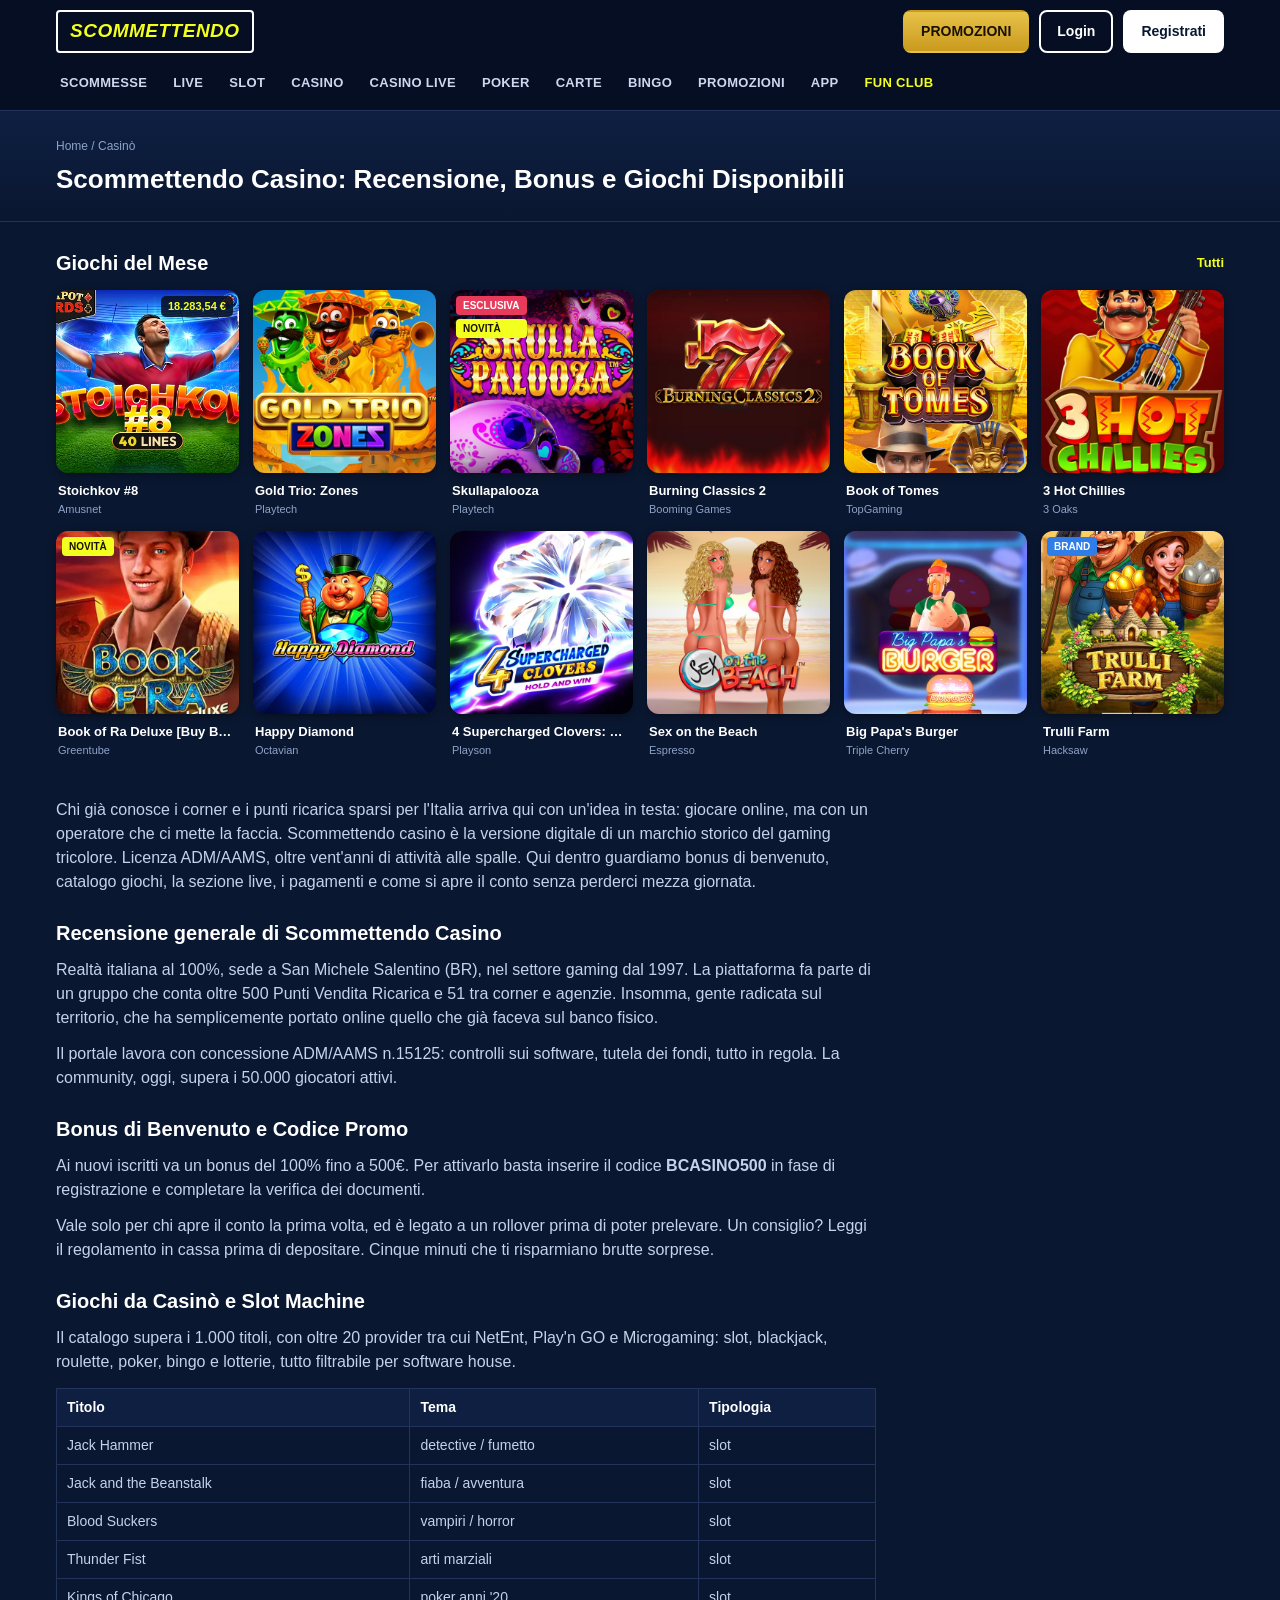
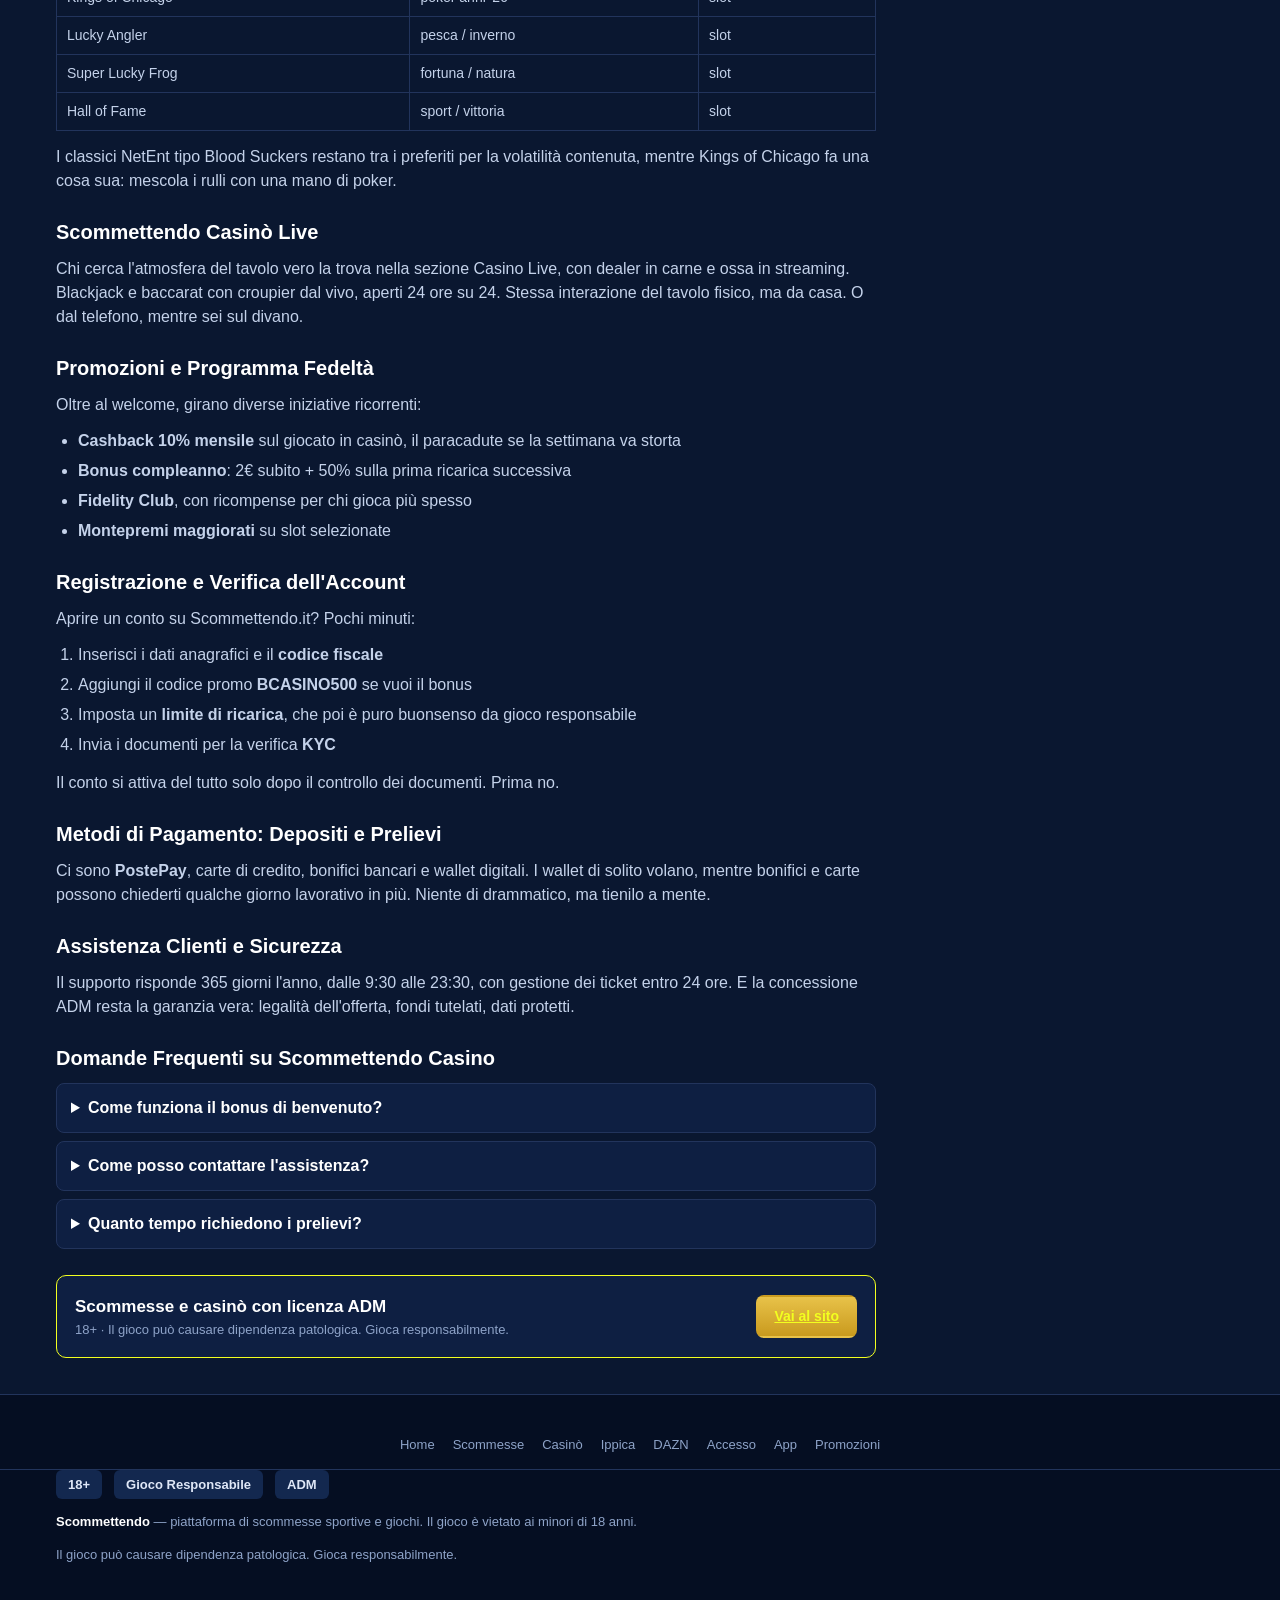
<file: casino/index.html>
<!doctype html>
<html lang="it">
<head>
<meta charset="utf-8">
<meta name="viewport" content="width=device-width, initial-scale=1">
<title>Scommettendo Casino: Bonus, Recensione e Giochi</title>
<meta name="description" content="Recensione Scommettendo Casino ADM: bonus 100% fino a 500€ con codice BCASINO500, slot, live casino, pagamenti, registrazione e assistenza.">
<link rel="canonical" href="https://scommettendoit.com/casino/">
<link rel="icon" type="image/svg+xml" href="/favicon.svg">
<link rel="alternate" hreflang="it-it" href="https://scommettendoit.com/casino/">
<link rel="alternate" hreflang="x-default" href="https://scommettendoit.com/casino/">
<link rel="stylesheet" href="/assets/style.css">
<script type="application/ld+json">{"@context":"https://schema.org","@type":"BreadcrumbList","itemListElement":[{"@type":"ListItem","position":1,"name":"Home","item":"https://scommettendoit.com/"},{"@type":"ListItem","position":2,"name":"Casinò","item":"https://scommettendoit.com/casino/"}]}</script>
<script type="application/ld+json">{"@context":"https://schema.org","@type":"FAQPage","mainEntity":[{"@type":"Question","name":"Come funziona il bonus di benvenuto?","acceptedAnswer":{"@type":"Answer","text":"Un 100% fino a 500€, si attiva con il codice BCASINO500 durante la registrazione. Serve la verifica dei documenti e vanno rispettati i termini della promo."}},{"@type":"Question","name":"Come posso contattare l'assistenza?","acceptedAnswer":{"@type":"Answer","text":"Il servizio clienti c'è 365 giorni l'anno, dalle 9:30 alle 23:30, e risponde ai ticket entro 24 ore."}},{"@type":"Question","name":"Quanto tempo richiedono i prelievi?","acceptedAnswer":{"@type":"Answer","text":"Dipende dal metodo. I wallet digitali sono i più rapidi; bonifici e carte, invece, possono chiederti qualche giorno lavorativo."}}]}</script>
<style>
.seo h3{color:#fff;font-size:17px;margin:18px 0 8px;font-weight:800}
.seo ol{color:#c4d2ea;margin:0 0 14px;padding-left:22px}
.seo ol li{margin-bottom:6px}
.seo table{width:100%;border-collapse:collapse;margin:14px 0;font-size:14px}
.seo td,.seo th{border:1px solid var(--line);padding:8px 10px;color:#c4d2ea;text-align:left;vertical-align:top}
.seo th{color:#fff;background:var(--navy2)}
.seo details{background:var(--navy2);border:1px solid var(--line);border-radius:8px;margin:0 0 8px;padding:0 14px}
.seo summary{cursor:pointer;font-weight:700;color:#fff;padding:12px 0}
.seo details p{padding-bottom:12px}
.subtop{background:linear-gradient(180deg,var(--navy2),var(--navy));border-bottom:1px solid var(--line);padding:26px 0}
.subtop .crumbs{font-size:12px;color:var(--muted);margin-bottom:8px}
.subtop .crumbs a{color:var(--muted)}
.subtop h1{margin:0;font-size:26px;color:#fff;line-height:1.25}
.ctabox{display:flex;align-items:center;justify-content:space-between;gap:14px;flex-wrap:wrap;background:var(--navy2);border:1px solid var(--yellow);border-radius:10px;padding:18px;margin:26px 0}
.ctabox .t{font-weight:800;color:#fff;font-size:17px}
.ctabox .s{color:var(--muted);font-size:13px}
.cluster-foot{display:flex;flex-wrap:wrap;gap:6px 18px;justify-content:center;padding:14px 16px;border-bottom:1px solid var(--line);font-size:13px}
.cluster-foot a{color:var(--muted)}
.cluster-foot a:hover{color:#fff}
</style>
</head>
<body>
<header class="hd">
  <div class="hd-row">
    <a class="logo" href="/" aria-label="Scommettendo">
      <span class="logo-box"><span class="logo-txt">SCOMMETTENDO</span></span>
    </a>
    <div class="hd-right">
      <a class="btn btn-promo" href="/promozioni/">PROMOZIONI</a>
      <a class="btn btn-login" href="/referral-link">Login</a>
      <a class="btn btn-reg" href="/referral-link">Registrati</a>
    </div>
  </div>
  <nav class="hd-nav"><a class="tab" href="/scommesse/">SCOMMESSE</a><a class="tab" href="/referral-link">LIVE</a><a class="tab" href="/referral-link">SLOT</a><a class="tab" href="/referral-link">CASINO</a><a class="tab" href="/referral-link">CASINO LIVE</a><a class="tab" href="/referral-link">POKER</a><a class="tab" href="/referral-link">CARTE</a><a class="tab" href="/referral-link">BINGO</a><a class="tab" href="/promozioni/">PROMOZIONI</a><a class="tab" href="/app/">APP</a><a class="tab tab--fun" href="/referral-link">FUN CLUB</a></nav>
</header>
<section class="subtop"><div class="wrap"><div class="crumbs"><a href="/">Home</a> / Casinò</div>
<h1>Scommettendo Casino: Recensione, Bonus e Giochi Disponibili</h1></div></section>
<div class="wrap"><section class="rail">
  <div class="rail-head"><h2 class="rail-title">Giochi del Mese</h2>
    <a class="rail-all" href="/referral-link">Tutti</a></div>
  <div class="rail-track rail-track--grid"><a class="tile" href="/referral-link" aria-label="Stoichkov #8">
  <div class="tile-img">
    <img loading="lazy" onerror="this.style.visibility='hidden'" src="/assets/games/stoichkov-8.jpg" alt="Stoichkov #8">
    <div class="jackpot">18.283,54 €</div><div class="tile-badges"></div>
    <div class="tile-hover"><span class="tile-play">Gioca</span><span class="tile-demo">Prova</span></div>
  </div>
  <div class="tile-meta"><span class="tile-name">Stoichkov #8</span><span class="tile-prov">Amusnet</span></div>
</a>
<a class="tile" href="/referral-link" aria-label="Gold Trio: Zones">
  <div class="tile-img">
    <img loading="lazy" onerror="this.style.visibility='hidden'" src="/assets/games/gold-trio-zones.jpg" alt="Gold Trio: Zones">
    <div class="tile-badges"></div>
    <div class="tile-hover"><span class="tile-play">Gioca</span><span class="tile-demo">Prova</span></div>
  </div>
  <div class="tile-meta"><span class="tile-name">Gold Trio: Zones</span><span class="tile-prov">Playtech</span></div>
</a>
<a class="tile" href="/referral-link" aria-label="Skullapalooza">
  <div class="tile-img">
    <img loading="lazy" onerror="this.style.visibility='hidden'" src="/assets/games/skullapalooza.jpg" alt="Skullapalooza">
    <div class="tile-badges"><span class="badge badge--excl">Esclusiva</span><span class="badge badge--new">Novità</span></div>
    <div class="tile-hover"><span class="tile-play">Gioca</span><span class="tile-demo">Prova</span></div>
  </div>
  <div class="tile-meta"><span class="tile-name">Skullapalooza</span><span class="tile-prov">Playtech</span></div>
</a>
<a class="tile" href="/referral-link" aria-label="Burning Classics 2">
  <div class="tile-img">
    <img loading="lazy" onerror="this.style.visibility='hidden'" src="/assets/games/burning-classics-2.jpg" alt="Burning Classics 2">
    <div class="tile-badges"></div>
    <div class="tile-hover"><span class="tile-play">Gioca</span><span class="tile-demo">Prova</span></div>
  </div>
  <div class="tile-meta"><span class="tile-name">Burning Classics 2</span><span class="tile-prov">Booming Games</span></div>
</a>
<a class="tile" href="/referral-link" aria-label="Book of Tomes">
  <div class="tile-img">
    <img loading="lazy" onerror="this.style.visibility='hidden'" src="/assets/games/book-of-tomes.jpg" alt="Book of Tomes">
    <div class="tile-badges"></div>
    <div class="tile-hover"><span class="tile-play">Gioca</span><span class="tile-demo">Prova</span></div>
  </div>
  <div class="tile-meta"><span class="tile-name">Book of Tomes</span><span class="tile-prov">TopGaming</span></div>
</a>
<a class="tile" href="/referral-link" aria-label="3 Hot Chillies">
  <div class="tile-img">
    <img loading="lazy" onerror="this.style.visibility='hidden'" src="/assets/games/3-hot-chillies.jpg" alt="3 Hot Chillies">
    <div class="tile-badges"></div>
    <div class="tile-hover"><span class="tile-play">Gioca</span><span class="tile-demo">Prova</span></div>
  </div>
  <div class="tile-meta"><span class="tile-name">3 Hot Chillies</span><span class="tile-prov">3 Oaks</span></div>
</a>
<a class="tile" href="/referral-link" aria-label="Book of Ra Deluxe [Buy Bonus]">
  <div class="tile-img">
    <img loading="lazy" onerror="this.style.visibility='hidden'" src="/assets/games/book-of-ra-deluxe-buy.jpg" alt="Book of Ra Deluxe [Buy Bonus]">
    <div class="tile-badges"><span class="badge badge--new">Novità</span></div>
    <div class="tile-hover"><span class="tile-play">Gioca</span><span class="tile-demo">Prova</span></div>
  </div>
  <div class="tile-meta"><span class="tile-name">Book of Ra Deluxe [Buy Bonus]</span><span class="tile-prov">Greentube</span></div>
</a>
<a class="tile" href="/referral-link" aria-label="Happy Diamond">
  <div class="tile-img">
    <img loading="lazy" onerror="this.style.visibility='hidden'" src="/assets/games/happy-diamond.jpg" alt="Happy Diamond">
    <div class="tile-badges"></div>
    <div class="tile-hover"><span class="tile-play">Gioca</span><span class="tile-demo">Prova</span></div>
  </div>
  <div class="tile-meta"><span class="tile-name">Happy Diamond</span><span class="tile-prov">Octavian</span></div>
</a>
<a class="tile" href="/referral-link" aria-label="4 Supercharged Clovers: Hold and Win">
  <div class="tile-img">
    <img loading="lazy" onerror="this.style.visibility='hidden'" src="/assets/games/4-supercharged-clovers-hw.jpg" alt="4 Supercharged Clovers: Hold and Win">
    <div class="tile-badges"></div>
    <div class="tile-hover"><span class="tile-play">Gioca</span><span class="tile-demo">Prova</span></div>
  </div>
  <div class="tile-meta"><span class="tile-name">4 Supercharged Clovers: Hold and Win</span><span class="tile-prov">Playson</span></div>
</a>
<a class="tile" href="/referral-link" aria-label="Sex on the Beach">
  <div class="tile-img">
    <img loading="lazy" onerror="this.style.visibility='hidden'" src="/assets/games/sex-on-the-beach.jpg" alt="Sex on the Beach">
    <div class="tile-badges"></div>
    <div class="tile-hover"><span class="tile-play">Gioca</span><span class="tile-demo">Prova</span></div>
  </div>
  <div class="tile-meta"><span class="tile-name">Sex on the Beach</span><span class="tile-prov">Espresso</span></div>
</a>
<a class="tile" href="/referral-link" aria-label="Big Papa&#x27;s Burger">
  <div class="tile-img">
    <img loading="lazy" onerror="this.style.visibility='hidden'" src="/assets/games/big-papas-burger.jpg" alt="Big Papa&#x27;s Burger">
    <div class="tile-badges"></div>
    <div class="tile-hover"><span class="tile-play">Gioca</span><span class="tile-demo">Prova</span></div>
  </div>
  <div class="tile-meta"><span class="tile-name">Big Papa&#x27;s Burger</span><span class="tile-prov">Triple Cherry</span></div>
</a>
<a class="tile" href="/referral-link" aria-label="Trulli Farm">
  <div class="tile-img">
    <img loading="lazy" onerror="this.style.visibility='hidden'" src="/assets/games/trulli-farm.jpg" alt="Trulli Farm">
    <div class="tile-badges"><span class="badge badge--brand">Brand</span></div>
    <div class="tile-hover"><span class="tile-play">Gioca</span><span class="tile-demo">Prova</span></div>
  </div>
  <div class="tile-meta"><span class="tile-name">Trulli Farm</span><span class="tile-prov">Hacksaw</span></div>
</a>
</div>
</section><article class="seo"><p>Chi già conosce i corner e i punti ricarica sparsi per l&#x27;Italia arriva qui con un&#x27;idea in testa: giocare online, ma con un operatore che ci mette la faccia. Scommettendo casino è la versione digitale di un marchio storico del gaming tricolore. Licenza ADM/AAMS, oltre vent&#x27;anni di attività alle spalle. Qui dentro guardiamo bonus di benvenuto, catalogo giochi, la sezione live, i pagamenti e come si apre il conto senza perderci mezza giornata.</p>
<h2>Recensione generale di Scommettendo Casino</h2>
<p>Realtà italiana al 100%, sede a San Michele Salentino (BR), nel settore gaming dal 1997. La piattaforma fa parte di un gruppo che conta oltre 500 Punti Vendita Ricarica e 51 tra corner e agenzie. Insomma, gente radicata sul territorio, che ha semplicemente portato online quello che già faceva sul banco fisico.</p>
<p>Il portale lavora con concessione ADM/AAMS n.15125: controlli sui software, tutela dei fondi, tutto in regola. La community, oggi, supera i 50.000 giocatori attivi.</p>
<h2>Bonus di Benvenuto e Codice Promo</h2>
<p>Ai nuovi iscritti va un bonus del 100% fino a 500€. Per attivarlo basta inserire il codice <strong>BCASINO500</strong> in fase di registrazione e completare la verifica dei documenti.</p>
<p>Vale solo per chi apre il conto la prima volta, ed è legato a un rollover prima di poter prelevare. Un consiglio? Leggi il regolamento in cassa prima di depositare. Cinque minuti che ti risparmiano brutte sorprese.</p>
<h2>Giochi da Casinò e Slot Machine</h2>
<p>Il catalogo supera i 1.000 titoli, con oltre 20 provider tra cui NetEnt, Play&#x27;n GO e Microgaming: slot, blackjack, roulette, poker, bingo e lotterie, tutto filtrabile per software house.</p>
<table><tr><th>Titolo</th><th>Tema</th><th>Tipologia</th></tr><tr><td>Jack Hammer</td><td>detective / fumetto</td><td>slot</td></tr><tr><td>Jack and the Beanstalk</td><td>fiaba / avventura</td><td>slot</td></tr><tr><td>Blood Suckers</td><td>vampiri / horror</td><td>slot</td></tr><tr><td>Thunder Fist</td><td>arti marziali</td><td>slot</td></tr><tr><td>Kings of Chicago</td><td>poker anni &#x27;20</td><td>slot</td></tr><tr><td>Lucky Angler</td><td>pesca / inverno</td><td>slot</td></tr><tr><td>Super Lucky Frog</td><td>fortuna / natura</td><td>slot</td></tr><tr><td>Hall of Fame</td><td>sport / vittoria</td><td>slot</td></tr></table>
<p>I classici NetEnt tipo Blood Suckers restano tra i preferiti per la volatilità contenuta, mentre Kings of Chicago fa una cosa sua: mescola i rulli con una mano di poker.</p>
<h2>Scommettendo Casinò Live</h2>
<p>Chi cerca l&#x27;atmosfera del tavolo vero la trova nella sezione Casino Live, con dealer in carne e ossa in streaming. Blackjack e baccarat con croupier dal vivo, aperti 24 ore su 24. Stessa interazione del tavolo fisico, ma da casa. O dal telefono, mentre sei sul divano.</p>
<h2>Promozioni e Programma Fedeltà</h2>
<p>Oltre al welcome, girano diverse iniziative ricorrenti:</p>
<ul>
<li><strong>Cashback 10% mensile</strong> sul giocato in casinò, il paracadute se la settimana va storta</li>
<li><strong>Bonus compleanno</strong>: 2€ subito + 50% sulla prima ricarica successiva</li>
<li><strong>Fidelity Club</strong>, con ricompense per chi gioca più spesso</li>
<li><strong>Montepremi maggiorati</strong> su slot selezionate</li>
</ul>
<h2>Registrazione e Verifica dell&#x27;Account</h2>
<p>Aprire un conto su Scommettendo.it? Pochi minuti:</p>
<ol>
<li>Inserisci i dati anagrafici e il <strong>codice fiscale</strong></li>
<li>Aggiungi il codice promo <strong>BCASINO500</strong> se vuoi il bonus</li>
<li>Imposta un <strong>limite di ricarica</strong>, che poi è puro buonsenso da gioco responsabile</li>
<li>Invia i documenti per la verifica <strong>KYC</strong></li>
</ol>
<p>Il conto si attiva del tutto solo dopo il controllo dei documenti. Prima no.</p>
<h2>Metodi di Pagamento: Depositi e Prelievi</h2>
<p>Ci sono <strong>PostePay</strong>, carte di credito, bonifici bancari e wallet digitali. I wallet di solito volano, mentre bonifici e carte possono chiederti qualche giorno lavorativo in più. Niente di drammatico, ma tienilo a mente.</p>
<h2>Assistenza Clienti e Sicurezza</h2>
<p>Il supporto risponde 365 giorni l&#x27;anno, dalle 9:30 alle 23:30, con gestione dei ticket entro 24 ore. E la concessione ADM resta la garanzia vera: legalità dell&#x27;offerta, fondi tutelati, dati protetti.</p>
<h2>Domande Frequenti su Scommettendo Casino</h2>
<details><summary>Come funziona il bonus di benvenuto?</summary><p>Un 100% fino a 500€, si attiva con il codice <strong>BCASINO500</strong> durante la registrazione. Serve la verifica dei documenti e vanno rispettati i termini della promo.</p></details>
<details><summary>Come posso contattare l&#x27;assistenza?</summary><p>Il servizio clienti c&#x27;è 365 giorni l&#x27;anno, dalle 9:30 alle 23:30, e risponde ai ticket entro 24 ore.</p></details>
<details><summary>Quanto tempo richiedono i prelievi?</summary><p>Dipende dal metodo. I wallet digitali sono i più rapidi; bonifici e carte, invece, possono chiederti qualche giorno lavorativo.</p></details><div class="ctabox"><div><div class="t">Scommesse e casinò con licenza ADM</div>
<div class="s">18+ · Il gioco può causare dipendenza patologica. Gioca responsabilmente.</div></div>
<a class="btn btn-promo" href="/referral-link">Vai al sito</a></div></article></div>
<footer class="ft"><nav class="cluster-foot"><a href="/">Home</a><a href="/scommesse/">Scommesse</a><a href="/casino/">Casinò</a><a href="/ippica/">Ippica</a><a href="/dazn/">DAZN</a><a href="/accesso/">Accesso</a><a href="/app/">App</a><a href="/promozioni/">Promozioni</a></nav>
  <div class="ft-in">
    <div class="ft-badges"><span>18+</span><span>Gioco Responsabile</span><span>ADM</span></div>
    <p><strong>Scommettendo</strong> — piattaforma di scommesse sportive e giochi. Il gioco è vietato ai minori di 18 anni.</p>
    <p>Il gioco può causare dipendenza patologica. Gioca responsabilmente.</p>
  </div>
</footer>
</body>
</html>
</file>
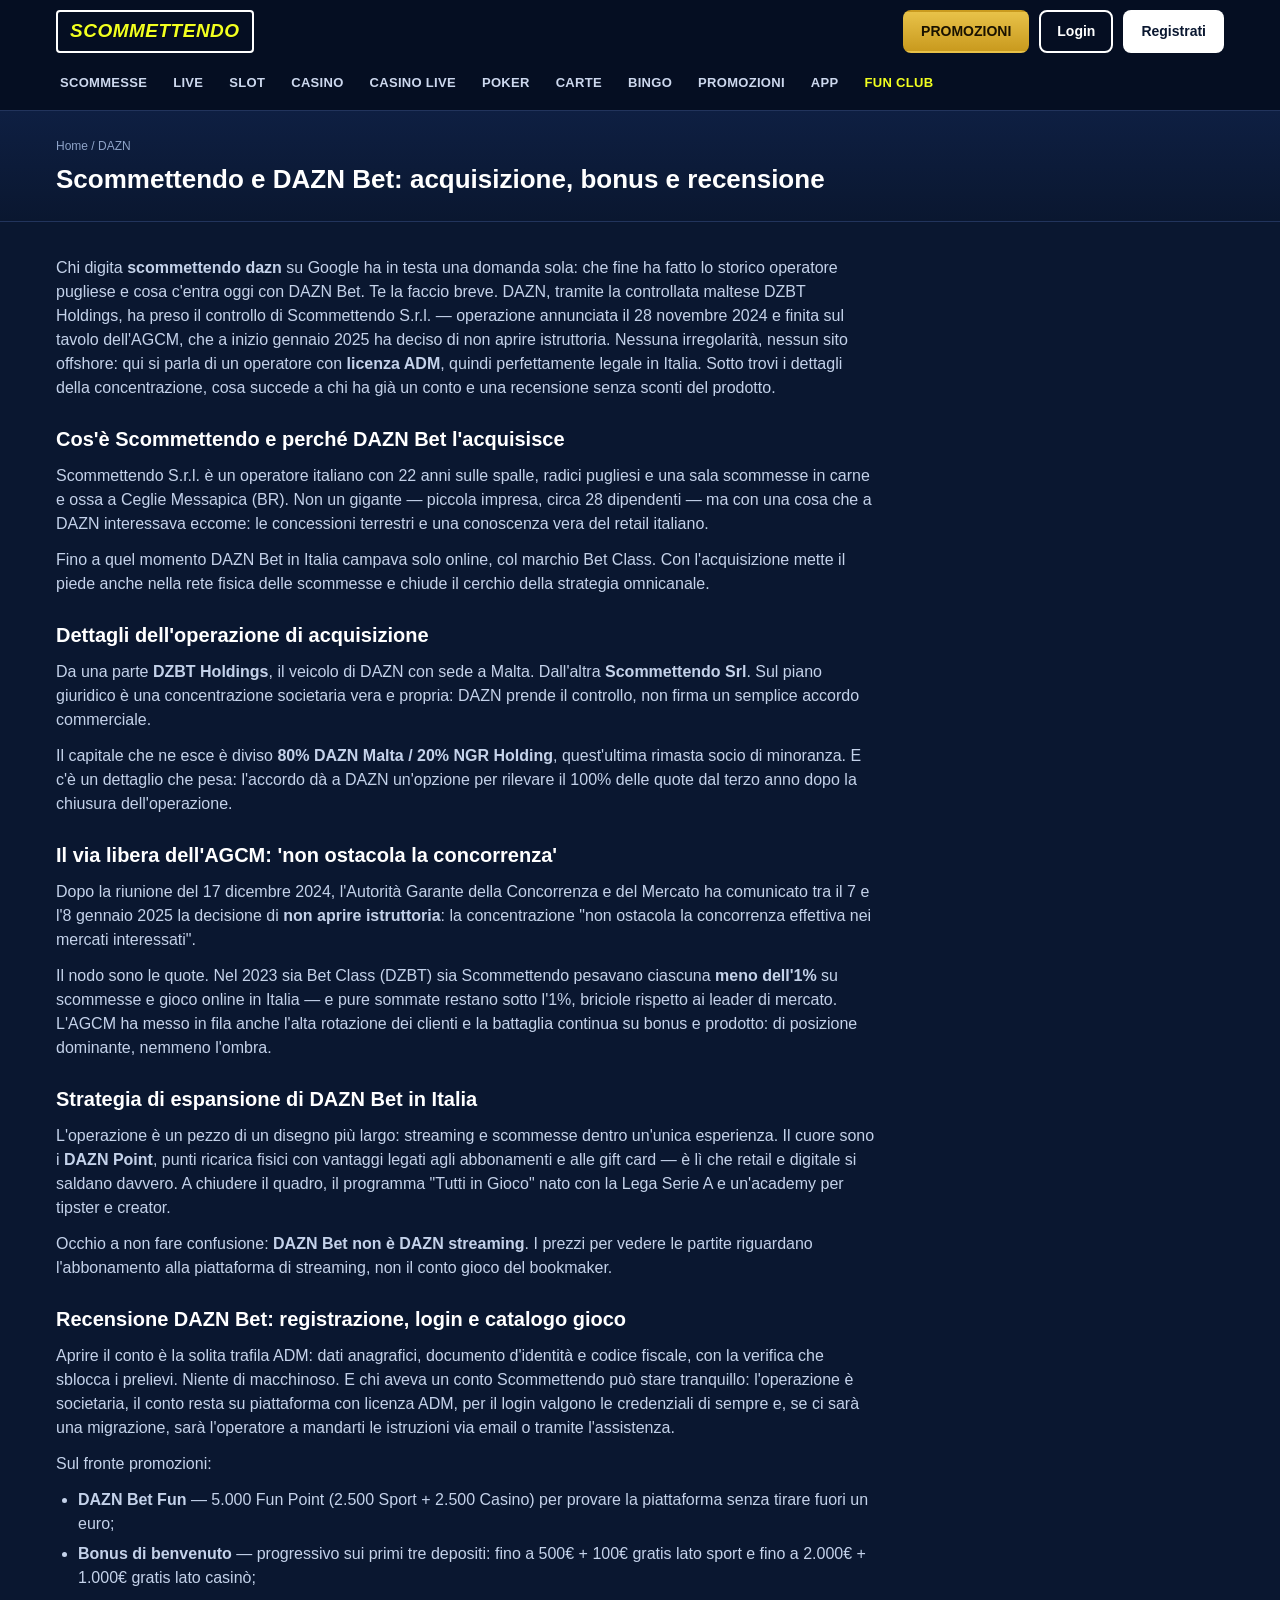
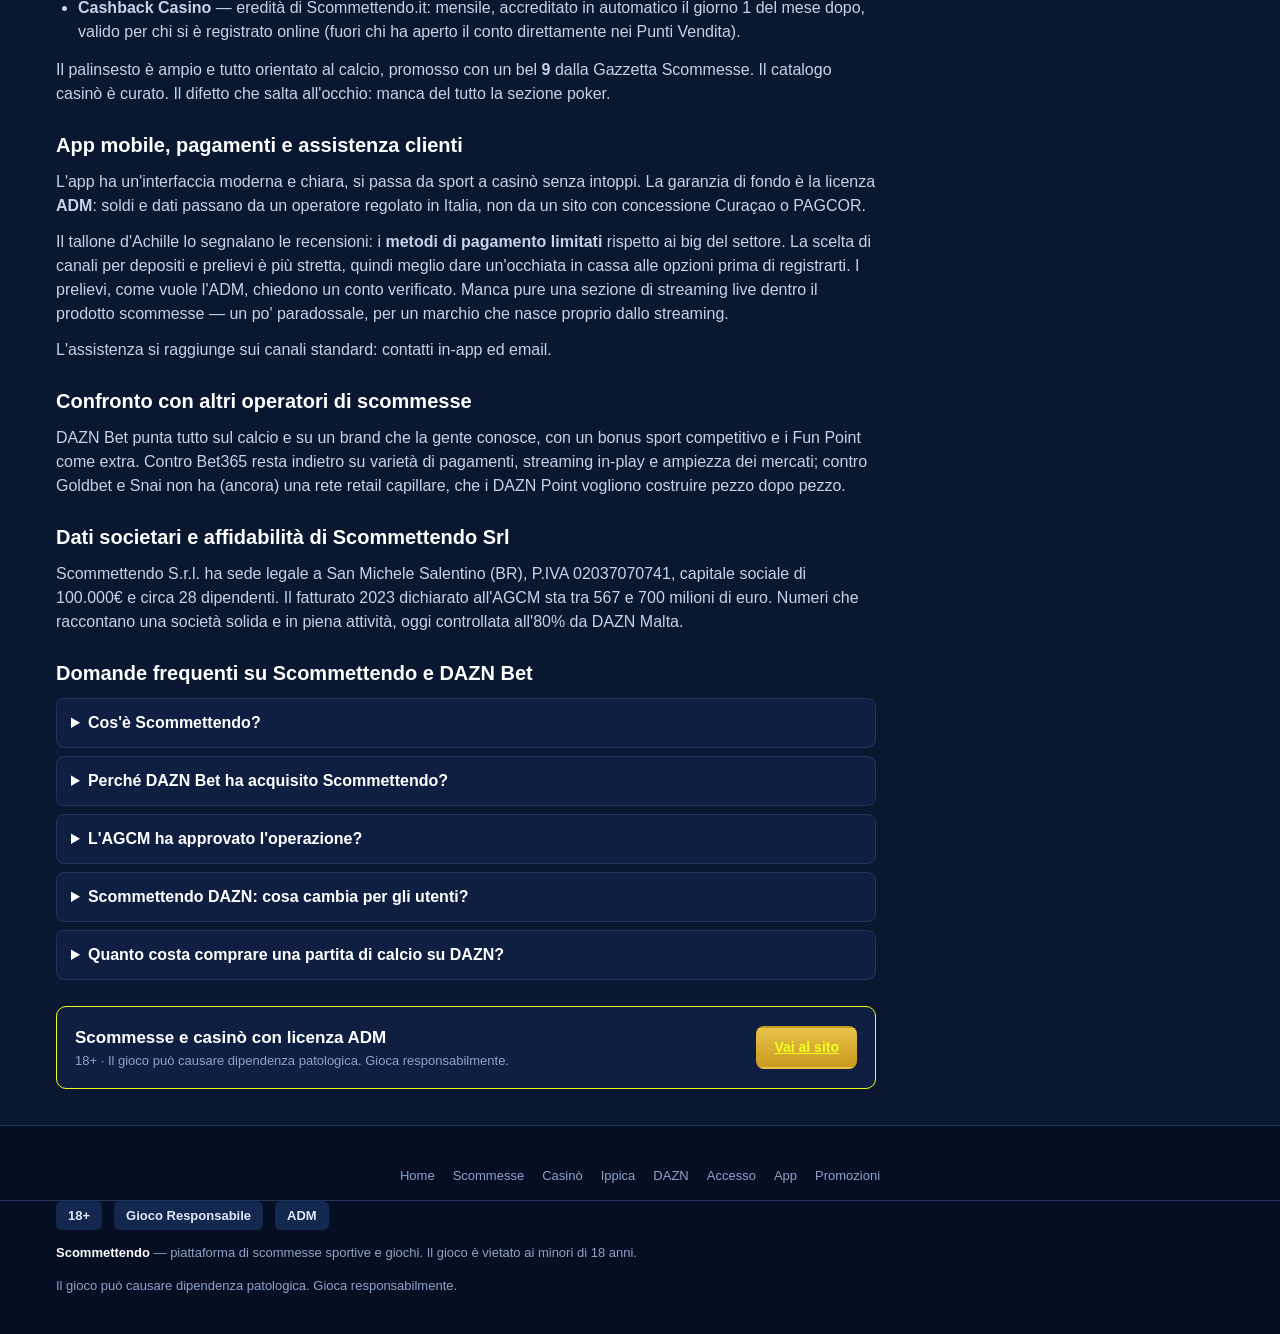
<file: dazn/index.html>
<!doctype html>
<html lang="it">
<head>
<meta charset="utf-8">
<meta name="viewport" content="width=device-width, initial-scale=1">
<title>Scommettendo DAZN Bet: acquisizione, bonus e review</title>
<meta name="description" content="DAZN Bet acquisisce Scommettendo: via libera AGCM, licenza ADM, conti utenti, bonus, app, pagamenti e recensione completa del bookmaker.">
<link rel="canonical" href="https://scommettendoit.com/dazn/">
<link rel="icon" type="image/svg+xml" href="/favicon.svg">
<link rel="alternate" hreflang="it-it" href="https://scommettendoit.com/dazn/">
<link rel="alternate" hreflang="x-default" href="https://scommettendoit.com/dazn/">
<link rel="stylesheet" href="/assets/style.css">
<script type="application/ld+json">{"@context":"https://schema.org","@type":"BreadcrumbList","itemListElement":[{"@type":"ListItem","position":1,"name":"Home","item":"https://scommettendoit.com/"},{"@type":"ListItem","position":2,"name":"DAZN","item":"https://scommettendoit.com/dazn/"}]}</script>
<script type="application/ld+json">{"@context":"https://schema.org","@type":"FAQPage","mainEntity":[{"@type":"Question","name":"Cos'è Scommettendo?","acceptedAnswer":{"@type":"Answer","text":"Un operatore di scommesse italiano con 22 anni di attività, sede a San Michele Salentino (BR) e una sala fisica a Ceglie Messapica, oggi controllato da DAZN."}},{"@type":"Question","name":"Perché DAZN Bet ha acquisito Scommettendo?","acceptedAnswer":{"@type":"Answer","text":"Per pesare di più in Italia entrando nella rete retail delle scommesse (prima girava solo online via Bet Class) e per sfruttare le concessioni terrestri e il know-how locale dell'operatore pugliese."}},{"@type":"Question","name":"L'AGCM ha approvato l'operazione?","acceptedAnswer":{"@type":"Answer","text":"Sì. Tra il 7 e l'8 gennaio 2025 l'Autorità ha deciso di non aprire istruttoria: la quota combinata dei due operatori resta sotto l'1% e non ostacola la concorrenza."}},{"@type":"Question","name":"Scommettendo DAZN: cosa cambia per gli utenti?","acceptedAnswer":{"@type":"Answer","text":"L'esperienza di gioco resta su piattaforma con licenza ADM e i conti esistenti restano validi. A cambiare è lo scenario a monte, con l'ingresso nel retail tramite i DAZN Point e l'integrazione tra streaming, punti vendita e prodotto scommesse."}},{"@type":"Question","name":"Quanto costa comprare una partita di calcio su DAZN?","acceptedAnswer":{"@type":"Answer","text":"Il costo per vedere le partite dipende dall'abbonamento o dal contenuto comprato su DAZN streaming: non c'entra nulla con DAZN Bet. Il conto scommesse è gratuito e separato dalla piattaforma di visione."}}]}</script>
<style>
.seo h3{color:#fff;font-size:17px;margin:18px 0 8px;font-weight:800}
.seo ol{color:#c4d2ea;margin:0 0 14px;padding-left:22px}
.seo ol li{margin-bottom:6px}
.seo table{width:100%;border-collapse:collapse;margin:14px 0;font-size:14px}
.seo td,.seo th{border:1px solid var(--line);padding:8px 10px;color:#c4d2ea;text-align:left;vertical-align:top}
.seo th{color:#fff;background:var(--navy2)}
.seo details{background:var(--navy2);border:1px solid var(--line);border-radius:8px;margin:0 0 8px;padding:0 14px}
.seo summary{cursor:pointer;font-weight:700;color:#fff;padding:12px 0}
.seo details p{padding-bottom:12px}
.subtop{background:linear-gradient(180deg,var(--navy2),var(--navy));border-bottom:1px solid var(--line);padding:26px 0}
.subtop .crumbs{font-size:12px;color:var(--muted);margin-bottom:8px}
.subtop .crumbs a{color:var(--muted)}
.subtop h1{margin:0;font-size:26px;color:#fff;line-height:1.25}
.ctabox{display:flex;align-items:center;justify-content:space-between;gap:14px;flex-wrap:wrap;background:var(--navy2);border:1px solid var(--yellow);border-radius:10px;padding:18px;margin:26px 0}
.ctabox .t{font-weight:800;color:#fff;font-size:17px}
.ctabox .s{color:var(--muted);font-size:13px}
.cluster-foot{display:flex;flex-wrap:wrap;gap:6px 18px;justify-content:center;padding:14px 16px;border-bottom:1px solid var(--line);font-size:13px}
.cluster-foot a{color:var(--muted)}
.cluster-foot a:hover{color:#fff}
</style>
</head>
<body>
<header class="hd">
  <div class="hd-row">
    <a class="logo" href="/" aria-label="Scommettendo">
      <span class="logo-box"><span class="logo-txt">SCOMMETTENDO</span></span>
    </a>
    <div class="hd-right">
      <a class="btn btn-promo" href="/promozioni/">PROMOZIONI</a>
      <a class="btn btn-login" href="/referral-link">Login</a>
      <a class="btn btn-reg" href="/referral-link">Registrati</a>
    </div>
  </div>
  <nav class="hd-nav"><a class="tab" href="/scommesse/">SCOMMESSE</a><a class="tab" href="/referral-link">LIVE</a><a class="tab" href="/referral-link">SLOT</a><a class="tab" href="/referral-link">CASINO</a><a class="tab" href="/referral-link">CASINO LIVE</a><a class="tab" href="/referral-link">POKER</a><a class="tab" href="/referral-link">CARTE</a><a class="tab" href="/referral-link">BINGO</a><a class="tab" href="/promozioni/">PROMOZIONI</a><a class="tab" href="/app/">APP</a><a class="tab tab--fun" href="/referral-link">FUN CLUB</a></nav>
</header>
<section class="subtop"><div class="wrap"><div class="crumbs"><a href="/">Home</a> / DAZN</div>
<h1>Scommettendo e DAZN Bet: acquisizione, bonus e recensione</h1></div></section>
<div class="wrap"><article class="seo"><p>Chi digita <strong>scommettendo dazn</strong> su Google ha in testa una domanda sola: che fine ha fatto lo storico operatore pugliese e cosa c&#x27;entra oggi con DAZN Bet. Te la faccio breve. DAZN, tramite la controllata maltese DZBT Holdings, ha preso il controllo di Scommettendo S.r.l. — operazione annunciata il 28 novembre 2024 e finita sul tavolo dell&#x27;AGCM, che a inizio gennaio 2025 ha deciso di non aprire istruttoria. Nessuna irregolarità, nessun sito offshore: qui si parla di un operatore con <strong>licenza ADM</strong>, quindi perfettamente legale in Italia. Sotto trovi i dettagli della concentrazione, cosa succede a chi ha già un conto e una recensione senza sconti del prodotto.</p>
<h2>Cos&#x27;è Scommettendo e perché DAZN Bet l&#x27;acquisisce</h2>
<p>Scommettendo S.r.l. è un operatore italiano con 22 anni sulle spalle, radici pugliesi e una sala scommesse in carne e ossa a Ceglie Messapica (BR). Non un gigante — piccola impresa, circa 28 dipendenti — ma con una cosa che a DAZN interessava eccome: le concessioni terrestri e una conoscenza vera del retail italiano.</p>
<p>Fino a quel momento DAZN Bet in Italia campava solo online, col marchio Bet Class. Con l&#x27;acquisizione mette il piede anche nella rete fisica delle scommesse e chiude il cerchio della strategia omnicanale.</p>
<h2>Dettagli dell&#x27;operazione di acquisizione</h2>
<p>Da una parte <strong>DZBT Holdings</strong>, il veicolo di DAZN con sede a Malta. Dall&#x27;altra <strong>Scommettendo Srl</strong>. Sul piano giuridico è una concentrazione societaria vera e propria: DAZN prende il controllo, non firma un semplice accordo commerciale.</p>
<p>Il capitale che ne esce è diviso <strong>80% DAZN Malta / 20% NGR Holding</strong>, quest&#x27;ultima rimasta socio di minoranza. E c&#x27;è un dettaglio che pesa: l&#x27;accordo dà a DAZN un&#x27;opzione per rilevare il 100% delle quote dal terzo anno dopo la chiusura dell&#x27;operazione.</p>
<h2>Il via libera dell&#x27;AGCM: &#x27;non ostacola la concorrenza&#x27;</h2>
<p>Dopo la riunione del 17 dicembre 2024, l&#x27;Autorità Garante della Concorrenza e del Mercato ha comunicato tra il 7 e l&#x27;8 gennaio 2025 la decisione di <strong>non aprire istruttoria</strong>: la concentrazione &quot;non ostacola la concorrenza effettiva nei mercati interessati&quot;.</p>
<p>Il nodo sono le quote. Nel 2023 sia Bet Class (DZBT) sia Scommettendo pesavano ciascuna <strong>meno dell&#x27;1%</strong> su scommesse e gioco online in Italia — e pure sommate restano sotto l&#x27;1%, briciole rispetto ai leader di mercato. L&#x27;AGCM ha messo in fila anche l&#x27;alta rotazione dei clienti e la battaglia continua su bonus e prodotto: di posizione dominante, nemmeno l&#x27;ombra.</p>
<h2>Strategia di espansione di DAZN Bet in Italia</h2>
<p>L&#x27;operazione è un pezzo di un disegno più largo: streaming e scommesse dentro un&#x27;unica esperienza. Il cuore sono i <strong>DAZN Point</strong>, punti ricarica fisici con vantaggi legati agli abbonamenti e alle gift card — è lì che retail e digitale si saldano davvero. A chiudere il quadro, il programma &quot;Tutti in Gioco&quot; nato con la Lega Serie A e un&#x27;academy per tipster e creator.</p>
<p>Occhio a non fare confusione: <strong>DAZN Bet non è DAZN streaming</strong>. I prezzi per vedere le partite riguardano l&#x27;abbonamento alla piattaforma di streaming, non il conto gioco del bookmaker.</p>
<h2>Recensione DAZN Bet: registrazione, login e catalogo gioco</h2>
<p>Aprire il conto è la solita trafila ADM: dati anagrafici, documento d&#x27;identità e codice fiscale, con la verifica che sblocca i prelievi. Niente di macchinoso. E chi aveva un conto Scommettendo può stare tranquillo: l&#x27;operazione è societaria, il conto resta su piattaforma con licenza ADM, per il login valgono le credenziali di sempre e, se ci sarà una migrazione, sarà l&#x27;operatore a mandarti le istruzioni via email o tramite l&#x27;assistenza.</p>
<p>Sul fronte promozioni:</p>
<ul>
<li><strong>DAZN Bet Fun</strong> — 5.000 Fun Point (2.500 Sport + 2.500 Casino) per provare la piattaforma senza tirare fuori un euro;</li>
<li><strong>Bonus di benvenuto</strong> — progressivo sui primi tre depositi: fino a 500€ + 100€ gratis lato sport e fino a 2.000€ + 1.000€ gratis lato casinò;</li>
<li><strong>Cashback Casino</strong> — eredità di Scommettendo.it: mensile, accreditato in automatico il giorno 1 del mese dopo, valido per chi si è registrato online (fuori chi ha aperto il conto direttamente nei Punti Vendita).</li>
</ul>
<p>Il palinsesto è ampio e tutto orientato al calcio, promosso con un bel <strong>9</strong> dalla Gazzetta Scommesse. Il catalogo casinò è curato. Il difetto che salta all&#x27;occhio: manca del tutto la sezione poker.</p>
<h2>App mobile, pagamenti e assistenza clienti</h2>
<p>L&#x27;app ha un&#x27;interfaccia moderna e chiara, si passa da sport a casinò senza intoppi. La garanzia di fondo è la licenza <strong>ADM</strong>: soldi e dati passano da un operatore regolato in Italia, non da un sito con concessione Curaçao o PAGCOR.</p>
<p>Il tallone d&#x27;Achille lo segnalano le recensioni: i <strong>metodi di pagamento limitati</strong> rispetto ai big del settore. La scelta di canali per depositi e prelievi è più stretta, quindi meglio dare un&#x27;occhiata in cassa alle opzioni prima di registrarti. I prelievi, come vuole l&#x27;ADM, chiedono un conto verificato. Manca pure una sezione di streaming live dentro il prodotto scommesse — un po&#x27; paradossale, per un marchio che nasce proprio dallo streaming.</p>
<p>L&#x27;assistenza si raggiunge sui canali standard: contatti in-app ed email.</p>
<h2>Confronto con altri operatori di scommesse</h2>
<p>DAZN Bet punta tutto sul calcio e su un brand che la gente conosce, con un bonus sport competitivo e i Fun Point come extra. Contro Bet365 resta indietro su varietà di pagamenti, streaming in-play e ampiezza dei mercati; contro Goldbet e Snai non ha (ancora) una rete retail capillare, che i DAZN Point vogliono costruire pezzo dopo pezzo.</p>
<h2>Dati societari e affidabilità di Scommettendo Srl</h2>
<p>Scommettendo S.r.l. ha sede legale a San Michele Salentino (BR), P.IVA 02037070741, capitale sociale di 100.000€ e circa 28 dipendenti. Il fatturato 2023 dichiarato all&#x27;AGCM sta tra 567 e 700 milioni di euro. Numeri che raccontano una società solida e in piena attività, oggi controllata all&#x27;80% da DAZN Malta.</p>
<h2>Domande frequenti su Scommettendo e DAZN Bet</h2>
<details><summary>Cos&#x27;è Scommettendo?</summary><p>Un operatore di scommesse italiano con 22 anni di attività, sede a San Michele Salentino (BR) e una sala fisica a Ceglie Messapica, oggi controllato da DAZN.</p></details>
<details><summary>Perché DAZN Bet ha acquisito Scommettendo?</summary><p>Per pesare di più in Italia entrando nella rete retail delle scommesse (prima girava solo online via Bet Class) e per sfruttare le concessioni terrestri e il know-how locale dell&#x27;operatore pugliese.</p></details>
<details><summary>L&#x27;AGCM ha approvato l&#x27;operazione?</summary><p>Sì. Tra il 7 e l&#x27;8 gennaio 2025 l&#x27;Autorità ha deciso di non aprire istruttoria: la quota combinata dei due operatori resta sotto l&#x27;1% e non ostacola la concorrenza.</p></details>
<details><summary>Scommettendo DAZN: cosa cambia per gli utenti?</summary><p>L&#x27;esperienza di gioco resta su piattaforma con licenza ADM e i conti esistenti restano validi. A cambiare è lo scenario a monte, con l&#x27;ingresso nel retail tramite i DAZN Point e l&#x27;integrazione tra streaming, punti vendita e prodotto scommesse.</p></details>
<details><summary>Quanto costa comprare una partita di calcio su DAZN?</summary><p>Il costo per vedere le partite dipende dall&#x27;abbonamento o dal contenuto comprato su DAZN streaming: non c&#x27;entra nulla con DAZN Bet. Il conto scommesse è gratuito e separato dalla piattaforma di visione.</p></details><div class="ctabox"><div><div class="t">Scommesse e casinò con licenza ADM</div>
<div class="s">18+ · Il gioco può causare dipendenza patologica. Gioca responsabilmente.</div></div>
<a class="btn btn-promo" href="/referral-link">Vai al sito</a></div></article></div>
<footer class="ft"><nav class="cluster-foot"><a href="/">Home</a><a href="/scommesse/">Scommesse</a><a href="/casino/">Casinò</a><a href="/ippica/">Ippica</a><a href="/dazn/">DAZN</a><a href="/accesso/">Accesso</a><a href="/app/">App</a><a href="/promozioni/">Promozioni</a></nav>
  <div class="ft-in">
    <div class="ft-badges"><span>18+</span><span>Gioco Responsabile</span><span>ADM</span></div>
    <p><strong>Scommettendo</strong> — piattaforma di scommesse sportive e giochi. Il gioco è vietato ai minori di 18 anni.</p>
    <p>Il gioco può causare dipendenza patologica. Gioca responsabilmente.</p>
  </div>
</footer>
</body>
</html>
</file>
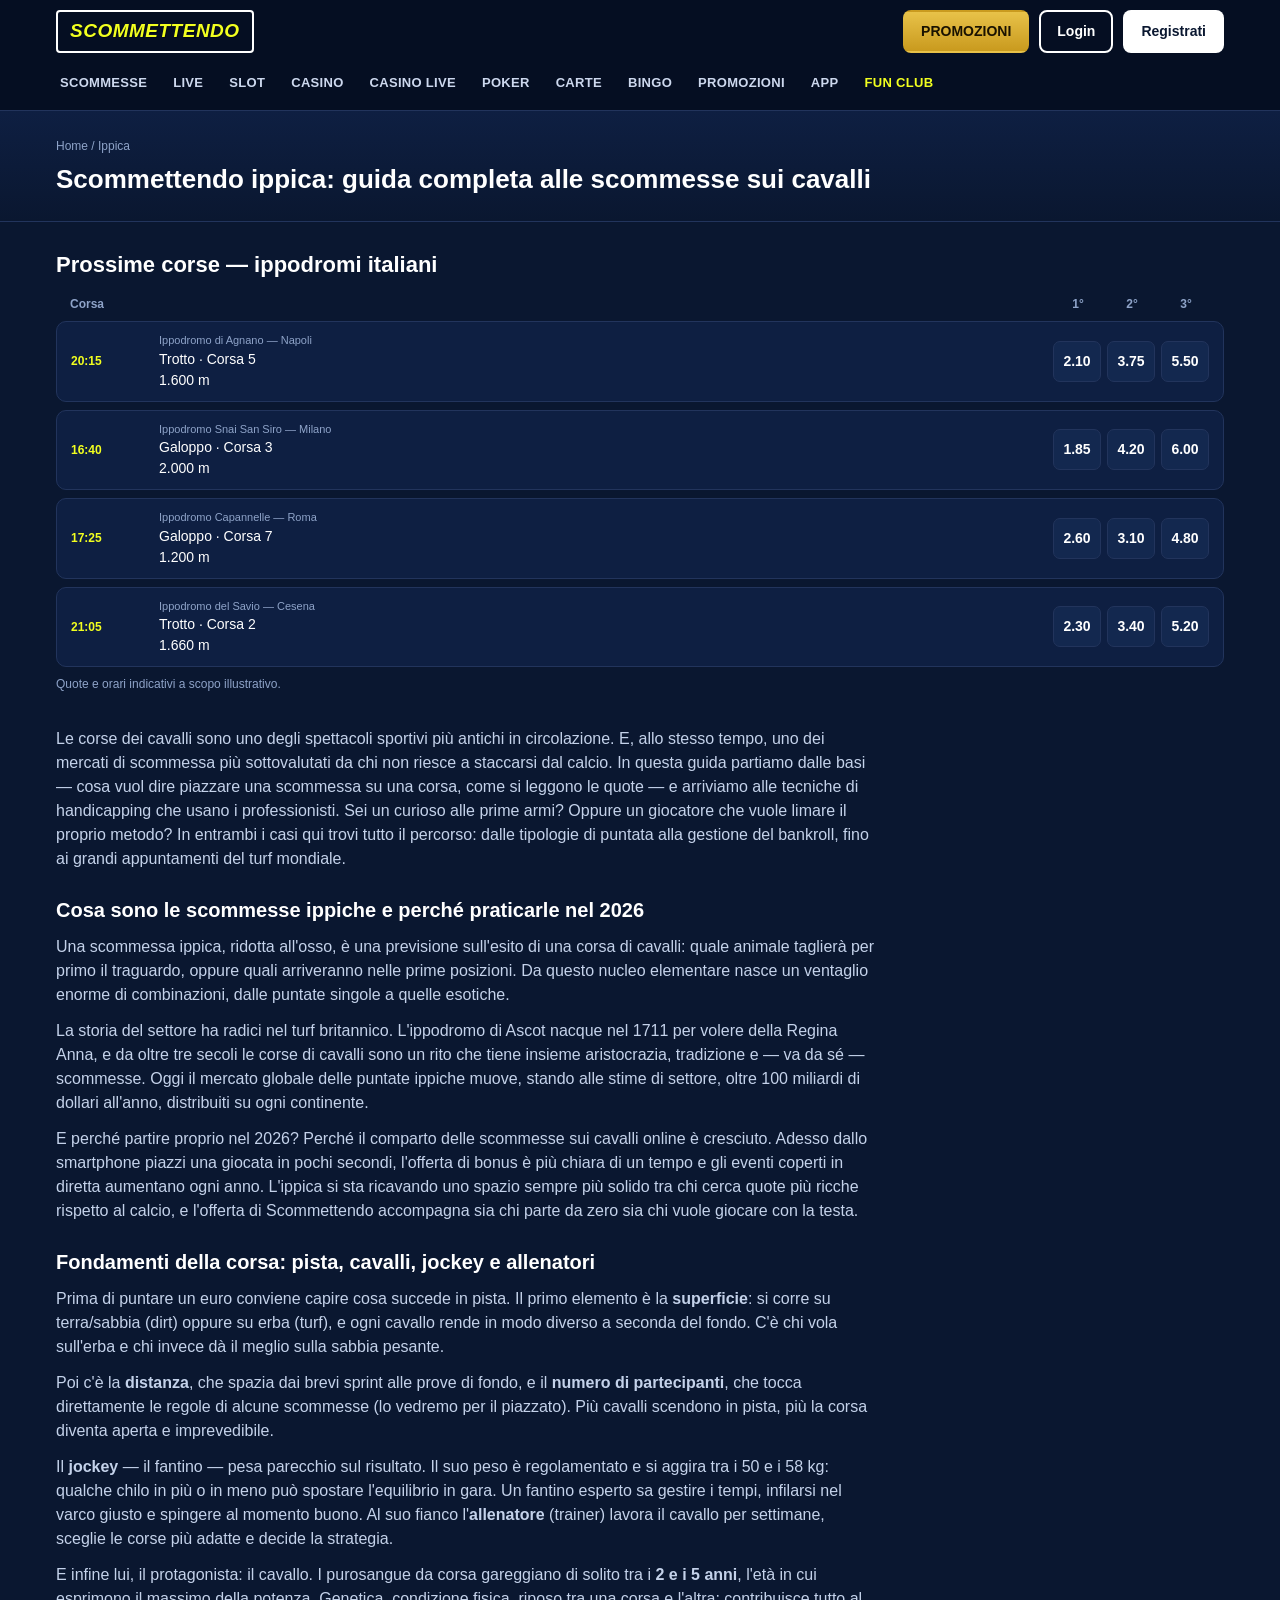
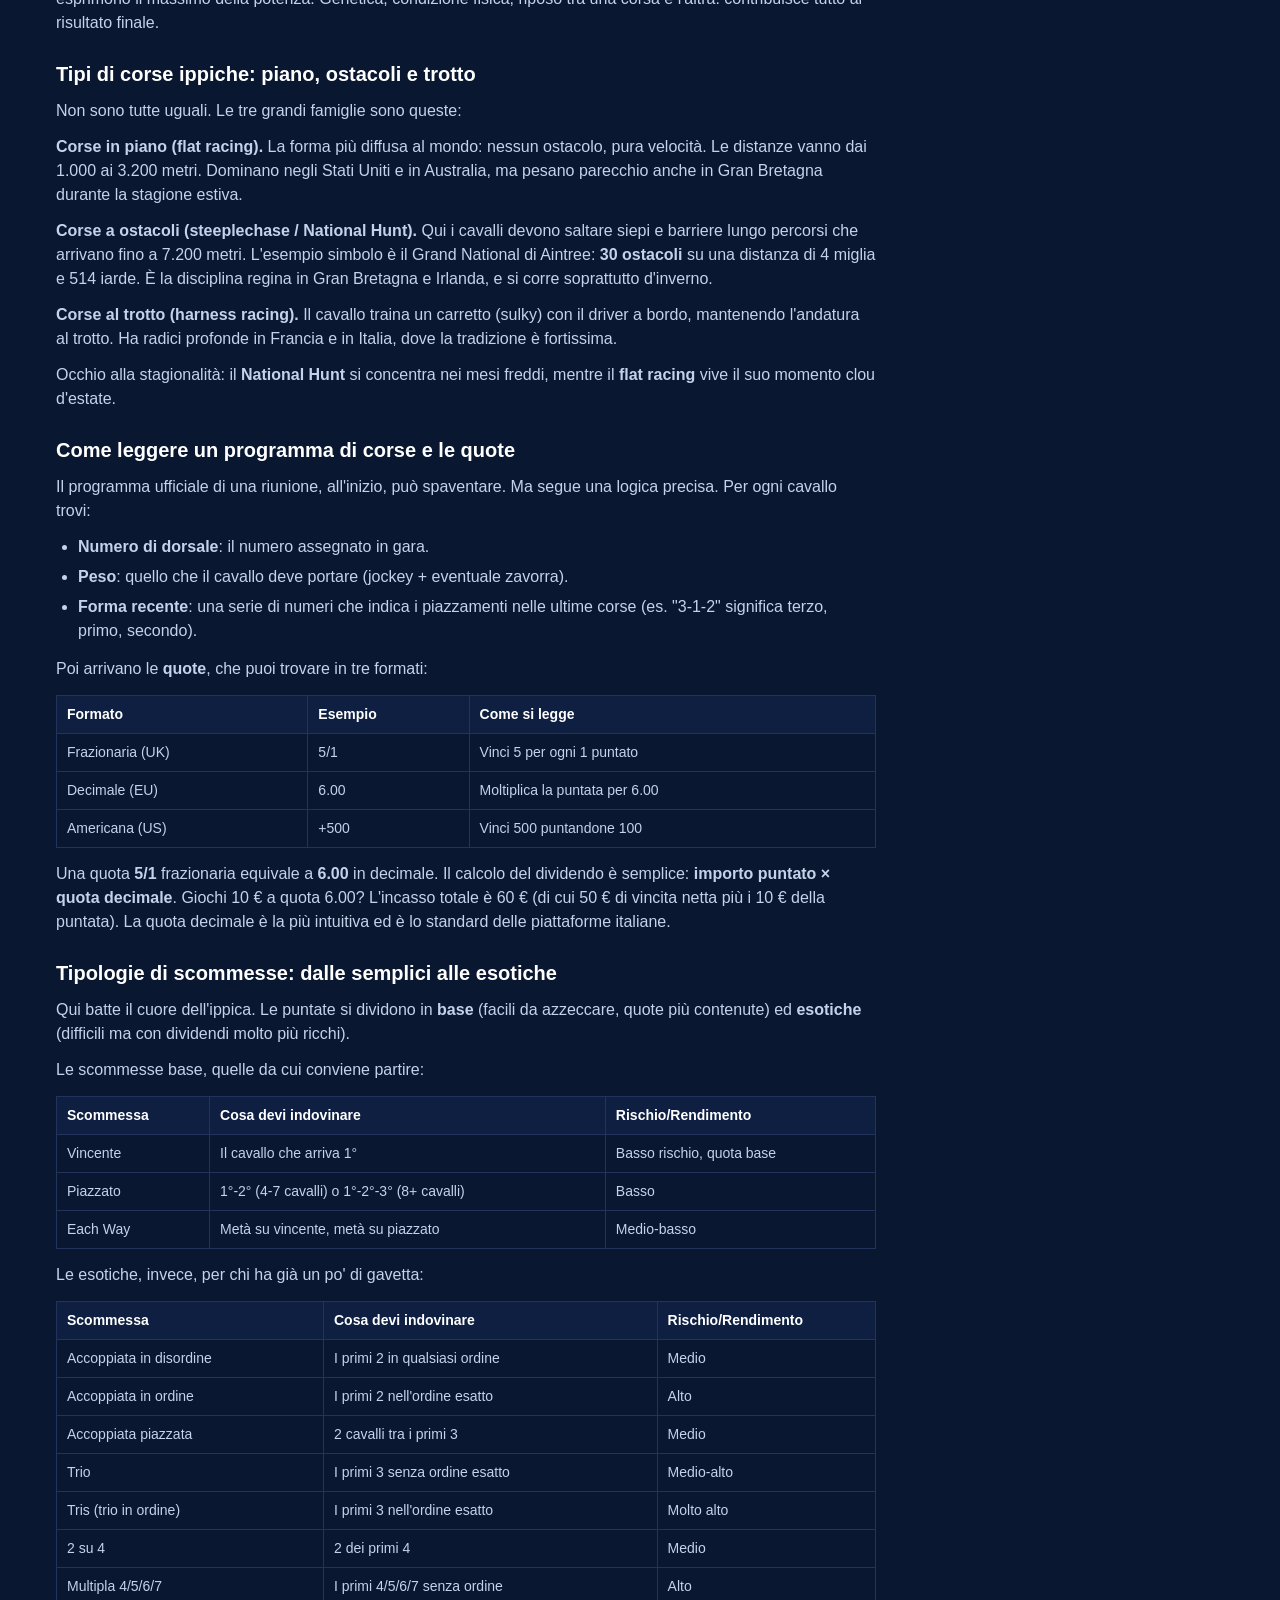
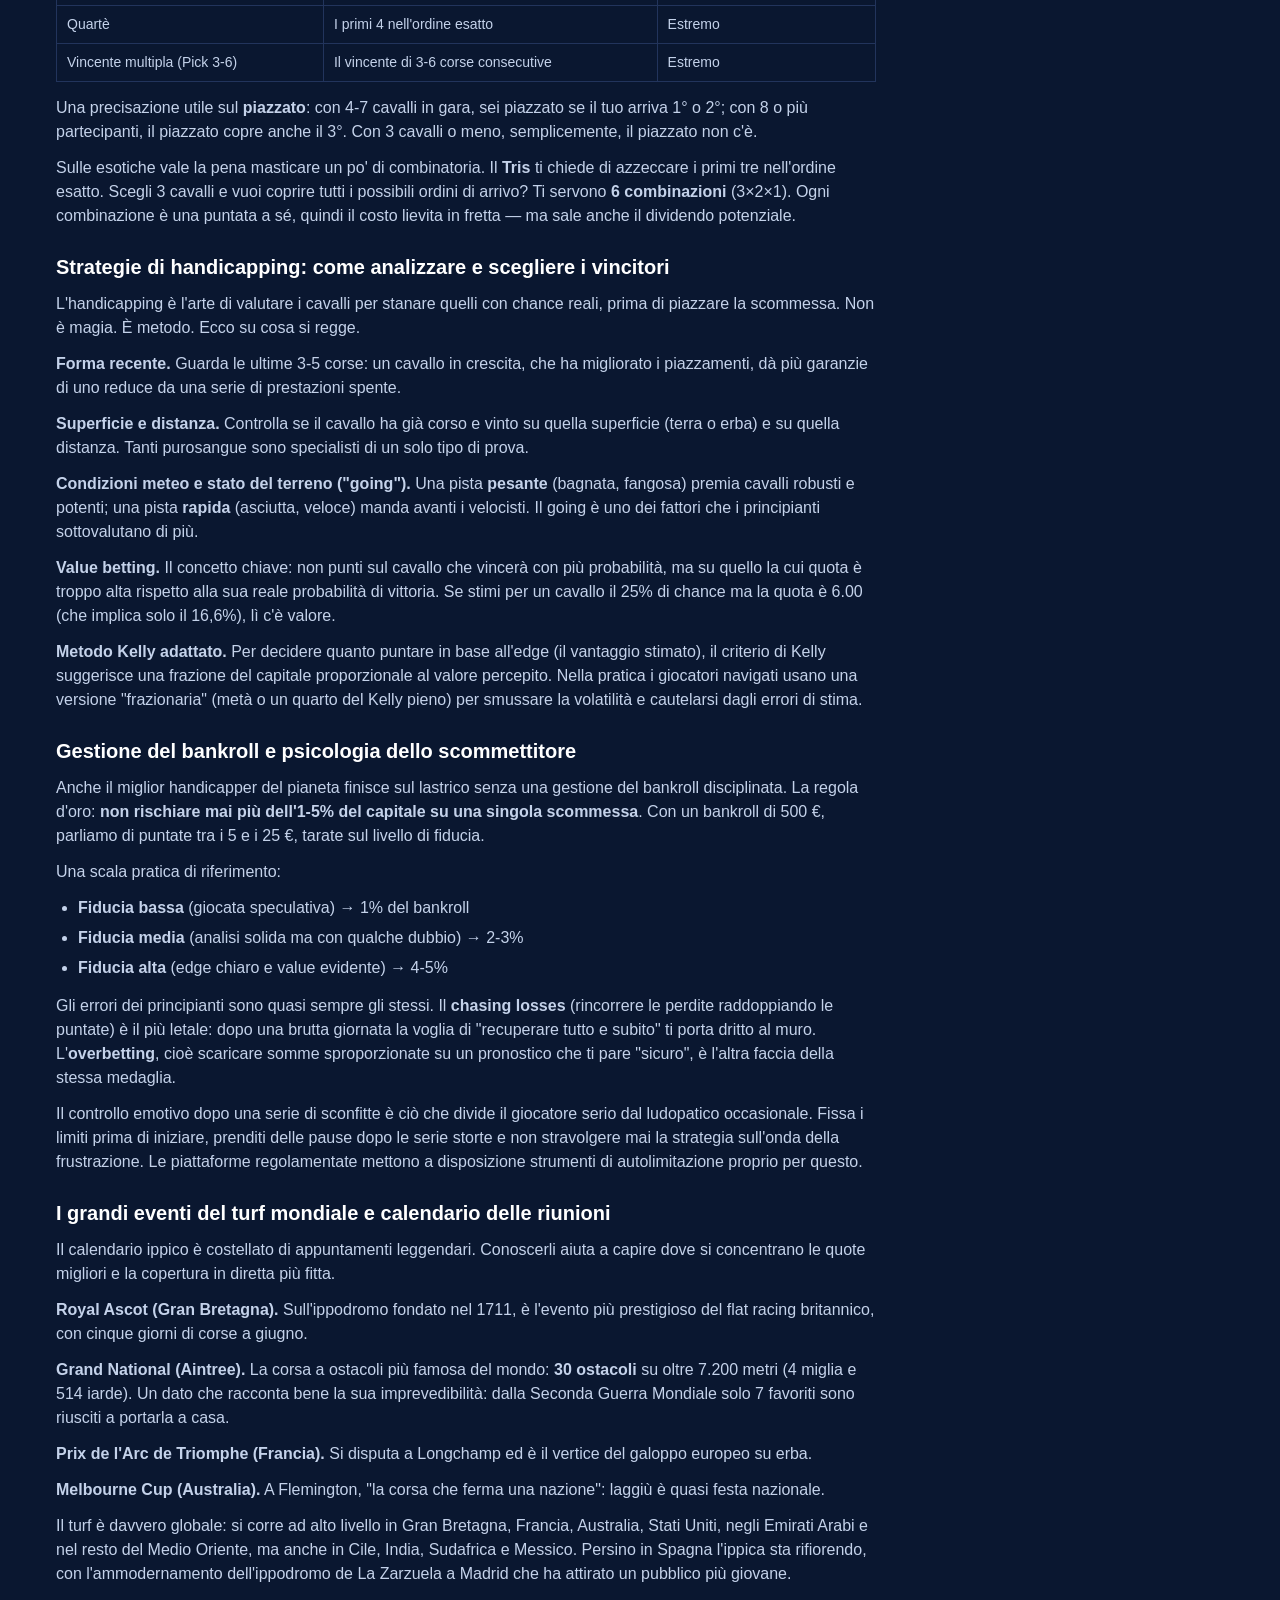
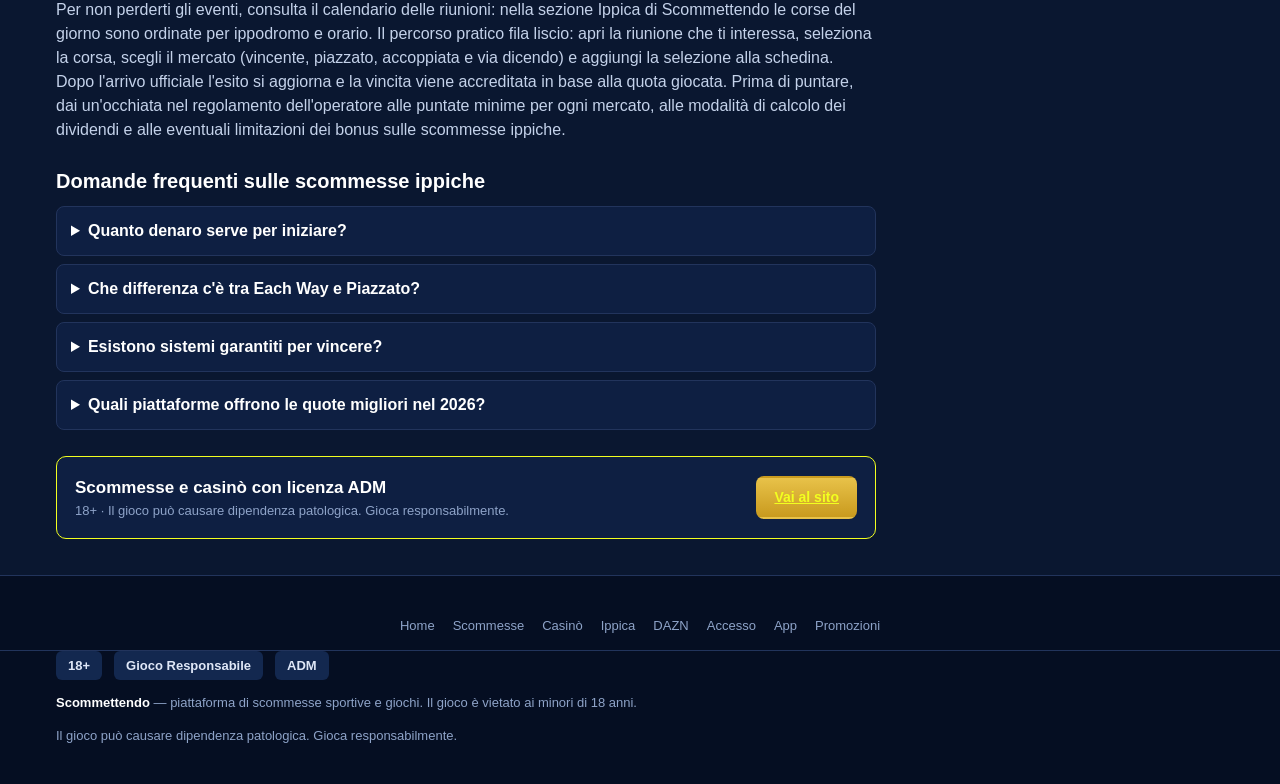
<file: ippica/index.html>
<!doctype html>
<html lang="it">
<head>
<meta charset="utf-8">
<meta name="viewport" content="width=device-width, initial-scale=1">
<title>Scommesse ippiche: guida completa alle puntate sui cavalli</title>
<meta name="description" content="Scopri come scommettere sui cavalli: quote, tipi di puntata, handicapping, bankroll ed eventi ippici 2026 con la guida Scommettendo.">
<link rel="canonical" href="https://scommettendoit.com/ippica/">
<link rel="icon" type="image/svg+xml" href="/favicon.svg">
<link rel="alternate" hreflang="it-it" href="https://scommettendoit.com/ippica/">
<link rel="alternate" hreflang="x-default" href="https://scommettendoit.com/ippica/">
<link rel="stylesheet" href="/assets/style.css">
<script type="application/ld+json">{"@context":"https://schema.org","@type":"BreadcrumbList","itemListElement":[{"@type":"ListItem","position":1,"name":"Home","item":"https://scommettendoit.com/"},{"@type":"ListItem","position":2,"name":"Ippica","item":"https://scommettendoit.com/ippica/"}]}</script>
<script type="application/ld+json">{"@context":"https://schema.org","@type":"FAQPage","mainEntity":[{"@type":"Question","name":"Quanto denaro serve per iniziare?","acceptedAnswer":{"@type":"Answer","text":"Si parte con pochissimo: molte scommesse hanno puntate minime da 2-3 €. Non conta il capitale iniziale, conta la gestione: bastano 50-100 € di bankroll per fare pratica senza rischiare troppo."}},{"@type":"Question","name":"Che differenza c'è tra Each Way e Piazzato?","acceptedAnswer":{"@type":"Answer","text":"Il Piazzato paga se il cavallo arriva nelle prime posizioni. L'Each Way è una doppia puntata: una parte sul vincente, una sul piazzato. Se il cavallo vince, incassi entrambe; se si piazza soltanto, recuperi almeno la quota parte del piazzato."}},{"@type":"Question","name":"Esistono sistemi garantiti per vincere?","acceptedAnswer":{"@type":"Answer","text":"No. Nessun sistema garantisce vincite sicure nell'ippica: chi ti promette il contrario mente e basta. Handicapping, value betting e gestione del bankroll alzano le probabilità nel lungo periodo, ma il rischio resta sempre lì."}},{"@type":"Question","name":"Quali piattaforme offrono le quote migliori nel 2026?","acceptedAnswer":{"@type":"Answer","text":"Le quote ippiche migliori stanno sugli operatori regolamentati con licenza ADM (ex AAMS), che garantiscono trasparenza, pagamenti sicuri e strumenti di gioco responsabile. E confrontare le quote tra i vari mercati prima di puntare resta la mossa più furba per spremere il massimo valore dalle tue giocate."}}]}</script>
<style>
.seo h3{color:#fff;font-size:17px;margin:18px 0 8px;font-weight:800}
.seo ol{color:#c4d2ea;margin:0 0 14px;padding-left:22px}
.seo ol li{margin-bottom:6px}
.seo table{width:100%;border-collapse:collapse;margin:14px 0;font-size:14px}
.seo td,.seo th{border:1px solid var(--line);padding:8px 10px;color:#c4d2ea;text-align:left;vertical-align:top}
.seo th{color:#fff;background:var(--navy2)}
.seo details{background:var(--navy2);border:1px solid var(--line);border-radius:8px;margin:0 0 8px;padding:0 14px}
.seo summary{cursor:pointer;font-weight:700;color:#fff;padding:12px 0}
.seo details p{padding-bottom:12px}
.subtop{background:linear-gradient(180deg,var(--navy2),var(--navy));border-bottom:1px solid var(--line);padding:26px 0}
.subtop .crumbs{font-size:12px;color:var(--muted);margin-bottom:8px}
.subtop .crumbs a{color:var(--muted)}
.subtop h1{margin:0;font-size:26px;color:#fff;line-height:1.25}
.ctabox{display:flex;align-items:center;justify-content:space-between;gap:14px;flex-wrap:wrap;background:var(--navy2);border:1px solid var(--yellow);border-radius:10px;padding:18px;margin:26px 0}
.ctabox .t{font-weight:800;color:#fff;font-size:17px}
.ctabox .s{color:var(--muted);font-size:13px}
.cluster-foot{display:flex;flex-wrap:wrap;gap:6px 18px;justify-content:center;padding:14px 16px;border-bottom:1px solid var(--line);font-size:13px}
.cluster-foot a{color:var(--muted)}
.cluster-foot a:hover{color:#fff}
</style>
</head>
<body>
<header class="hd">
  <div class="hd-row">
    <a class="logo" href="/" aria-label="Scommettendo">
      <span class="logo-box"><span class="logo-txt">SCOMMETTENDO</span></span>
    </a>
    <div class="hd-right">
      <a class="btn btn-promo" href="/promozioni/">PROMOZIONI</a>
      <a class="btn btn-login" href="/referral-link">Login</a>
      <a class="btn btn-reg" href="/referral-link">Registrati</a>
    </div>
  </div>
  <nav class="hd-nav"><a class="tab" href="/scommesse/">SCOMMESSE</a><a class="tab" href="/referral-link">LIVE</a><a class="tab" href="/referral-link">SLOT</a><a class="tab" href="/referral-link">CASINO</a><a class="tab" href="/referral-link">CASINO LIVE</a><a class="tab" href="/referral-link">POKER</a><a class="tab" href="/referral-link">CARTE</a><a class="tab" href="/referral-link">BINGO</a><a class="tab" href="/promozioni/">PROMOZIONI</a><a class="tab" href="/app/">APP</a><a class="tab tab--fun" href="/referral-link">FUN CLUB</a></nav>
</header>
<section class="subtop"><div class="wrap"><div class="crumbs"><a href="/">Home</a> / Ippica</div>
<h1>Scommettendo ippica: guida completa alle scommesse sui cavalli</h1></div></section>
<div class="wrap"><section class="block"><h2 class="block-t">Prossime corse — ippodromi italiani</h2>
<div class="odds-head"><span>Corsa</span><div class="odds-labels"><span>1°</span><span>2°</span><span>3°</span></div></div>
<div class="matches"><div class="mrow"><div class="mrow-l"><div class="mrow-when">20:15</div>
<div class="mrow-teams"><div class="mrow-league">Ippodromo di Agnano — Napoli</div><span>Trotto · Corsa 5</span><span>1.600 m</span></div></div>
<div class="mrow-odds"><a class="odd" href="/referral-link">2.10</a><a class="odd" href="/referral-link">3.75</a><a class="odd" href="/referral-link">5.50</a></div></div><div class="mrow"><div class="mrow-l"><div class="mrow-when">16:40</div>
<div class="mrow-teams"><div class="mrow-league">Ippodromo Snai San Siro — Milano</div><span>Galoppo · Corsa 3</span><span>2.000 m</span></div></div>
<div class="mrow-odds"><a class="odd" href="/referral-link">1.85</a><a class="odd" href="/referral-link">4.20</a><a class="odd" href="/referral-link">6.00</a></div></div><div class="mrow"><div class="mrow-l"><div class="mrow-when">17:25</div>
<div class="mrow-teams"><div class="mrow-league">Ippodromo Capannelle — Roma</div><span>Galoppo · Corsa 7</span><span>1.200 m</span></div></div>
<div class="mrow-odds"><a class="odd" href="/referral-link">2.60</a><a class="odd" href="/referral-link">3.10</a><a class="odd" href="/referral-link">4.80</a></div></div><div class="mrow"><div class="mrow-l"><div class="mrow-when">21:05</div>
<div class="mrow-teams"><div class="mrow-league">Ippodromo del Savio — Cesena</div><span>Trotto · Corsa 2</span><span>1.660 m</span></div></div>
<div class="mrow-odds"><a class="odd" href="/referral-link">2.30</a><a class="odd" href="/referral-link">3.40</a><a class="odd" href="/referral-link">5.20</a></div></div></div>
<p style="color:var(--muted);font-size:12px;margin-top:8px">Quote e orari indicativi a scopo illustrativo.</p></section><article class="seo"><p>Le corse dei cavalli sono uno degli spettacoli sportivi più antichi in circolazione. E, allo stesso tempo, uno dei mercati di scommessa più sottovalutati da chi non riesce a staccarsi dal calcio. In questa guida partiamo dalle basi — cosa vuol dire piazzare una scommessa su una corsa, come si leggono le quote — e arriviamo alle tecniche di handicapping che usano i professionisti. Sei un curioso alle prime armi? Oppure un giocatore che vuole limare il proprio metodo? In entrambi i casi qui trovi tutto il percorso: dalle tipologie di puntata alla gestione del bankroll, fino ai grandi appuntamenti del turf mondiale.</p>
<h2>Cosa sono le scommesse ippiche e perché praticarle nel 2026</h2>
<p>Una scommessa ippica, ridotta all&#x27;osso, è una previsione sull&#x27;esito di una corsa di cavalli: quale animale taglierà per primo il traguardo, oppure quali arriveranno nelle prime posizioni. Da questo nucleo elementare nasce un ventaglio enorme di combinazioni, dalle puntate singole a quelle esotiche.</p>
<p>La storia del settore ha radici nel turf britannico. L&#x27;ippodromo di Ascot nacque nel 1711 per volere della Regina Anna, e da oltre tre secoli le corse di cavalli sono un rito che tiene insieme aristocrazia, tradizione e — va da sé — scommesse. Oggi il mercato globale delle puntate ippiche muove, stando alle stime di settore, oltre 100 miliardi di dollari all&#x27;anno, distribuiti su ogni continente.</p>
<p>E perché partire proprio nel 2026? Perché il comparto delle scommesse sui cavalli online è cresciuto. Adesso dallo smartphone piazzi una giocata in pochi secondi, l&#x27;offerta di bonus è più chiara di un tempo e gli eventi coperti in diretta aumentano ogni anno. L&#x27;ippica si sta ricavando uno spazio sempre più solido tra chi cerca quote più ricche rispetto al calcio, e l&#x27;offerta di Scommettendo accompagna sia chi parte da zero sia chi vuole giocare con la testa.</p>
<h2>Fondamenti della corsa: pista, cavalli, jockey e allenatori</h2>
<p>Prima di puntare un euro conviene capire cosa succede in pista. Il primo elemento è la <strong>superficie</strong>: si corre su terra/sabbia (dirt) oppure su erba (turf), e ogni cavallo rende in modo diverso a seconda del fondo. C&#x27;è chi vola sull&#x27;erba e chi invece dà il meglio sulla sabbia pesante.</p>
<p>Poi c&#x27;è la <strong>distanza</strong>, che spazia dai brevi sprint alle prove di fondo, e il <strong>numero di partecipanti</strong>, che tocca direttamente le regole di alcune scommesse (lo vedremo per il piazzato). Più cavalli scendono in pista, più la corsa diventa aperta e imprevedibile.</p>
<p>Il <strong>jockey</strong> — il fantino — pesa parecchio sul risultato. Il suo peso è regolamentato e si aggira tra i 50 e i 58 kg: qualche chilo in più o in meno può spostare l&#x27;equilibrio in gara. Un fantino esperto sa gestire i tempi, infilarsi nel varco giusto e spingere al momento buono. Al suo fianco l&#x27;<strong>allenatore</strong> (trainer) lavora il cavallo per settimane, sceglie le corse più adatte e decide la strategia.</p>
<p>E infine lui, il protagonista: il cavallo. I purosangue da corsa gareggiano di solito tra i <strong>2 e i 5 anni</strong>, l&#x27;età in cui esprimono il massimo della potenza. Genetica, condizione fisica, riposo tra una corsa e l&#x27;altra: contribuisce tutto al risultato finale.</p>
<h2>Tipi di corse ippiche: piano, ostacoli e trotto</h2>
<p>Non sono tutte uguali. Le tre grandi famiglie sono queste:</p>
<p><strong>Corse in piano (flat racing).</strong> La forma più diffusa al mondo: nessun ostacolo, pura velocità. Le distanze vanno dai 1.000 ai 3.200 metri. Dominano negli Stati Uniti e in Australia, ma pesano parecchio anche in Gran Bretagna durante la stagione estiva.</p>
<p><strong>Corse a ostacoli (steeplechase / National Hunt).</strong> Qui i cavalli devono saltare siepi e barriere lungo percorsi che arrivano fino a 7.200 metri. L&#x27;esempio simbolo è il Grand National di Aintree: <strong>30 ostacoli</strong> su una distanza di 4 miglia e 514 iarde. È la disciplina regina in Gran Bretagna e Irlanda, e si corre soprattutto d&#x27;inverno.</p>
<p><strong>Corse al trotto (harness racing).</strong> Il cavallo traina un carretto (sulky) con il driver a bordo, mantenendo l&#x27;andatura al trotto. Ha radici profonde in Francia e in Italia, dove la tradizione è fortissima.</p>
<p>Occhio alla stagionalità: il <strong>National Hunt</strong> si concentra nei mesi freddi, mentre il <strong>flat racing</strong> vive il suo momento clou d&#x27;estate.</p>
<h2>Come leggere un programma di corse e le quote</h2>
<p>Il programma ufficiale di una riunione, all&#x27;inizio, può spaventare. Ma segue una logica precisa. Per ogni cavallo trovi:</p>
<ul>
<li><strong>Numero di dorsale</strong>: il numero assegnato in gara.</li>
<li><strong>Peso</strong>: quello che il cavallo deve portare (jockey + eventuale zavorra).</li>
<li><strong>Forma recente</strong>: una serie di numeri che indica i piazzamenti nelle ultime corse (es. &quot;3-1-2&quot; significa terzo, primo, secondo).</li>
</ul>
<p>Poi arrivano le <strong>quote</strong>, che puoi trovare in tre formati:</p>
<table><tr><th>Formato</th><th>Esempio</th><th>Come si legge</th></tr><tr><td>Frazionaria (UK)</td><td>5/1</td><td>Vinci 5 per ogni 1 puntato</td></tr><tr><td>Decimale (EU)</td><td>6.00</td><td>Moltiplica la puntata per 6.00</td></tr><tr><td>Americana (US)</td><td>+500</td><td>Vinci 500 puntandone 100</td></tr></table>
<p>Una quota <strong>5/1</strong> frazionaria equivale a <strong>6.00</strong> in decimale. Il calcolo del dividendo è semplice: <strong>importo puntato × quota decimale</strong>. Giochi 10 € a quota 6.00? L&#x27;incasso totale è 60 € (di cui 50 € di vincita netta più i 10 € della puntata). La quota decimale è la più intuitiva ed è lo standard delle piattaforme italiane.</p>
<h2>Tipologie di scommesse: dalle semplici alle esotiche</h2>
<p>Qui batte il cuore dell&#x27;ippica. Le puntate si dividono in <strong>base</strong> (facili da azzeccare, quote più contenute) ed <strong>esotiche</strong> (difficili ma con dividendi molto più ricchi).</p>
<p>Le scommesse base, quelle da cui conviene partire:</p>
<table><tr><th>Scommessa</th><th>Cosa devi indovinare</th><th>Rischio/Rendimento</th></tr><tr><td>Vincente</td><td>Il cavallo che arriva 1°</td><td>Basso rischio, quota base</td></tr><tr><td>Piazzato</td><td>1°-2° (4-7 cavalli) o 1°-2°-3° (8+ cavalli)</td><td>Basso</td></tr><tr><td>Each Way</td><td>Metà su vincente, metà su piazzato</td><td>Medio-basso</td></tr></table>
<p>Le esotiche, invece, per chi ha già un po&#x27; di gavetta:</p>
<table><tr><th>Scommessa</th><th>Cosa devi indovinare</th><th>Rischio/Rendimento</th></tr><tr><td>Accoppiata in disordine</td><td>I primi 2 in qualsiasi ordine</td><td>Medio</td></tr><tr><td>Accoppiata in ordine</td><td>I primi 2 nell&#x27;ordine esatto</td><td>Alto</td></tr><tr><td>Accoppiata piazzata</td><td>2 cavalli tra i primi 3</td><td>Medio</td></tr><tr><td>Trio</td><td>I primi 3 senza ordine esatto</td><td>Medio-alto</td></tr><tr><td>Tris (trio in ordine)</td><td>I primi 3 nell&#x27;ordine esatto</td><td>Molto alto</td></tr><tr><td>2 su 4</td><td>2 dei primi 4</td><td>Medio</td></tr><tr><td>Multipla 4/5/6/7</td><td>I primi 4/5/6/7 senza ordine</td><td>Alto</td></tr><tr><td>Quartè</td><td>I primi 4 nell&#x27;ordine esatto</td><td>Estremo</td></tr><tr><td>Vincente multipla (Pick 3-6)</td><td>Il vincente di 3-6 corse consecutive</td><td>Estremo</td></tr></table>
<p>Una precisazione utile sul <strong>piazzato</strong>: con 4-7 cavalli in gara, sei piazzato se il tuo arriva 1° o 2°; con 8 o più partecipanti, il piazzato copre anche il 3°. Con 3 cavalli o meno, semplicemente, il piazzato non c&#x27;è.</p>
<p>Sulle esotiche vale la pena masticare un po&#x27; di combinatoria. Il <strong>Tris</strong> ti chiede di azzeccare i primi tre nell&#x27;ordine esatto. Scegli 3 cavalli e vuoi coprire tutti i possibili ordini di arrivo? Ti servono <strong>6 combinazioni</strong> (3×2×1). Ogni combinazione è una puntata a sé, quindi il costo lievita in fretta — ma sale anche il dividendo potenziale.</p>
<h2>Strategie di handicapping: come analizzare e scegliere i vincitori</h2>
<p>L&#x27;handicapping è l&#x27;arte di valutare i cavalli per stanare quelli con chance reali, prima di piazzare la scommessa. Non è magia. È metodo. Ecco su cosa si regge.</p>
<p><strong>Forma recente.</strong> Guarda le ultime 3-5 corse: un cavallo in crescita, che ha migliorato i piazzamenti, dà più garanzie di uno reduce da una serie di prestazioni spente.</p>
<p><strong>Superficie e distanza.</strong> Controlla se il cavallo ha già corso e vinto su quella superficie (terra o erba) e su quella distanza. Tanti purosangue sono specialisti di un solo tipo di prova.</p>
<p><strong>Condizioni meteo e stato del terreno (&quot;going&quot;).</strong> Una pista <strong>pesante</strong> (bagnata, fangosa) premia cavalli robusti e potenti; una pista <strong>rapida</strong> (asciutta, veloce) manda avanti i velocisti. Il going è uno dei fattori che i principianti sottovalutano di più.</p>
<p><strong>Value betting.</strong> Il concetto chiave: non punti sul cavallo che vincerà con più probabilità, ma su quello la cui quota è troppo alta rispetto alla sua reale probabilità di vittoria. Se stimi per un cavallo il 25% di chance ma la quota è 6.00 (che implica solo il 16,6%), lì c&#x27;è valore.</p>
<p><strong>Metodo Kelly adattato.</strong> Per decidere quanto puntare in base all&#x27;edge (il vantaggio stimato), il criterio di Kelly suggerisce una frazione del capitale proporzionale al valore percepito. Nella pratica i giocatori navigati usano una versione &quot;frazionaria&quot; (metà o un quarto del Kelly pieno) per smussare la volatilità e cautelarsi dagli errori di stima.</p>
<h2>Gestione del bankroll e psicologia dello scommettitore</h2>
<p>Anche il miglior handicapper del pianeta finisce sul lastrico senza una gestione del bankroll disciplinata. La regola d&#x27;oro: <strong>non rischiare mai più dell&#x27;1-5% del capitale su una singola scommessa</strong>. Con un bankroll di 500 €, parliamo di puntate tra i 5 e i 25 €, tarate sul livello di fiducia.</p>
<p>Una scala pratica di riferimento:</p>
<ul>
<li><strong>Fiducia bassa</strong> (giocata speculativa) → 1% del bankroll</li>
<li><strong>Fiducia media</strong> (analisi solida ma con qualche dubbio) → 2-3%</li>
<li><strong>Fiducia alta</strong> (edge chiaro e value evidente) → 4-5%</li>
</ul>
<p>Gli errori dei principianti sono quasi sempre gli stessi. Il <strong>chasing losses</strong> (rincorrere le perdite raddoppiando le puntate) è il più letale: dopo una brutta giornata la voglia di &quot;recuperare tutto e subito&quot; ti porta dritto al muro. L&#x27;<strong>overbetting</strong>, cioè scaricare somme sproporzionate su un pronostico che ti pare &quot;sicuro&quot;, è l&#x27;altra faccia della stessa medaglia.</p>
<p>Il controllo emotivo dopo una serie di sconfitte è ciò che divide il giocatore serio dal ludopatico occasionale. Fissa i limiti prima di iniziare, prenditi delle pause dopo le serie storte e non stravolgere mai la strategia sull&#x27;onda della frustrazione. Le piattaforme regolamentate mettono a disposizione strumenti di autolimitazione proprio per questo.</p>
<h2>I grandi eventi del turf mondiale e calendario delle riunioni</h2>
<p>Il calendario ippico è costellato di appuntamenti leggendari. Conoscerli aiuta a capire dove si concentrano le quote migliori e la copertura in diretta più fitta.</p>
<p><strong>Royal Ascot (Gran Bretagna).</strong> Sull&#x27;ippodromo fondato nel 1711, è l&#x27;evento più prestigioso del flat racing britannico, con cinque giorni di corse a giugno.</p>
<p><strong>Grand National (Aintree).</strong> La corsa a ostacoli più famosa del mondo: <strong>30 ostacoli</strong> su oltre 7.200 metri (4 miglia e 514 iarde). Un dato che racconta bene la sua imprevedibilità: dalla Seconda Guerra Mondiale solo 7 favoriti sono riusciti a portarla a casa.</p>
<p><strong>Prix de l&#x27;Arc de Triomphe (Francia).</strong> Si disputa a Longchamp ed è il vertice del galoppo europeo su erba.</p>
<p><strong>Melbourne Cup (Australia).</strong> A Flemington, &quot;la corsa che ferma una nazione&quot;: laggiù è quasi festa nazionale.</p>
<p>Il turf è davvero globale: si corre ad alto livello in Gran Bretagna, Francia, Australia, Stati Uniti, negli Emirati Arabi e nel resto del Medio Oriente, ma anche in Cile, India, Sudafrica e Messico. Persino in Spagna l&#x27;ippica sta rifiorendo, con l&#x27;ammodernamento dell&#x27;ippodromo de La Zarzuela a Madrid che ha attirato un pubblico più giovane.</p>
<p>Per non perderti gli eventi, consulta il calendario delle riunioni: nella sezione Ippica di Scommettendo le corse del giorno sono ordinate per ippodromo e orario. Il percorso pratico fila liscio: apri la riunione che ti interessa, seleziona la corsa, scegli il mercato (vincente, piazzato, accoppiata e via dicendo) e aggiungi la selezione alla schedina. Dopo l&#x27;arrivo ufficiale l&#x27;esito si aggiorna e la vincita viene accreditata in base alla quota giocata. Prima di puntare, dai un&#x27;occhiata nel regolamento dell&#x27;operatore alle puntate minime per ogni mercato, alle modalità di calcolo dei dividendi e alle eventuali limitazioni dei bonus sulle scommesse ippiche.</p>
<h2>Domande frequenti sulle scommesse ippiche</h2>
<details><summary>Quanto denaro serve per iniziare?</summary><p>Si parte con pochissimo: molte scommesse hanno puntate minime da 2-3 €. Non conta il capitale iniziale, conta la gestione: bastano 50-100 € di bankroll per fare pratica senza rischiare troppo.</p></details>
<details><summary>Che differenza c&#x27;è tra Each Way e Piazzato?</summary><p>Il <strong>Piazzato</strong> paga se il cavallo arriva nelle prime posizioni. L&#x27;<strong>Each Way</strong> è una doppia puntata: una parte sul vincente, una sul piazzato. Se il cavallo vince, incassi entrambe; se si piazza soltanto, recuperi almeno la quota parte del piazzato.</p></details>
<details><summary>Esistono sistemi garantiti per vincere?</summary><p>No. Nessun sistema garantisce vincite sicure nell&#x27;ippica: chi ti promette il contrario mente e basta. Handicapping, value betting e gestione del bankroll alzano le probabilità nel lungo periodo, ma il rischio resta sempre lì.</p></details>
<details><summary>Quali piattaforme offrono le quote migliori nel 2026?</summary><p>Le quote ippiche migliori stanno sugli operatori regolamentati con licenza ADM (ex AAMS), che garantiscono trasparenza, pagamenti sicuri e strumenti di gioco responsabile. E confrontare le quote tra i vari mercati prima di puntare resta la mossa più furba per spremere il massimo valore dalle tue giocate.</p></details><div class="ctabox"><div><div class="t">Scommesse e casinò con licenza ADM</div>
<div class="s">18+ · Il gioco può causare dipendenza patologica. Gioca responsabilmente.</div></div>
<a class="btn btn-promo" href="/referral-link">Vai al sito</a></div></article></div>
<footer class="ft"><nav class="cluster-foot"><a href="/">Home</a><a href="/scommesse/">Scommesse</a><a href="/casino/">Casinò</a><a href="/ippica/">Ippica</a><a href="/dazn/">DAZN</a><a href="/accesso/">Accesso</a><a href="/app/">App</a><a href="/promozioni/">Promozioni</a></nav>
  <div class="ft-in">
    <div class="ft-badges"><span>18+</span><span>Gioco Responsabile</span><span>ADM</span></div>
    <p><strong>Scommettendo</strong> — piattaforma di scommesse sportive e giochi. Il gioco è vietato ai minori di 18 anni.</p>
    <p>Il gioco può causare dipendenza patologica. Gioca responsabilmente.</p>
  </div>
</footer>
</body>
</html>
</file>
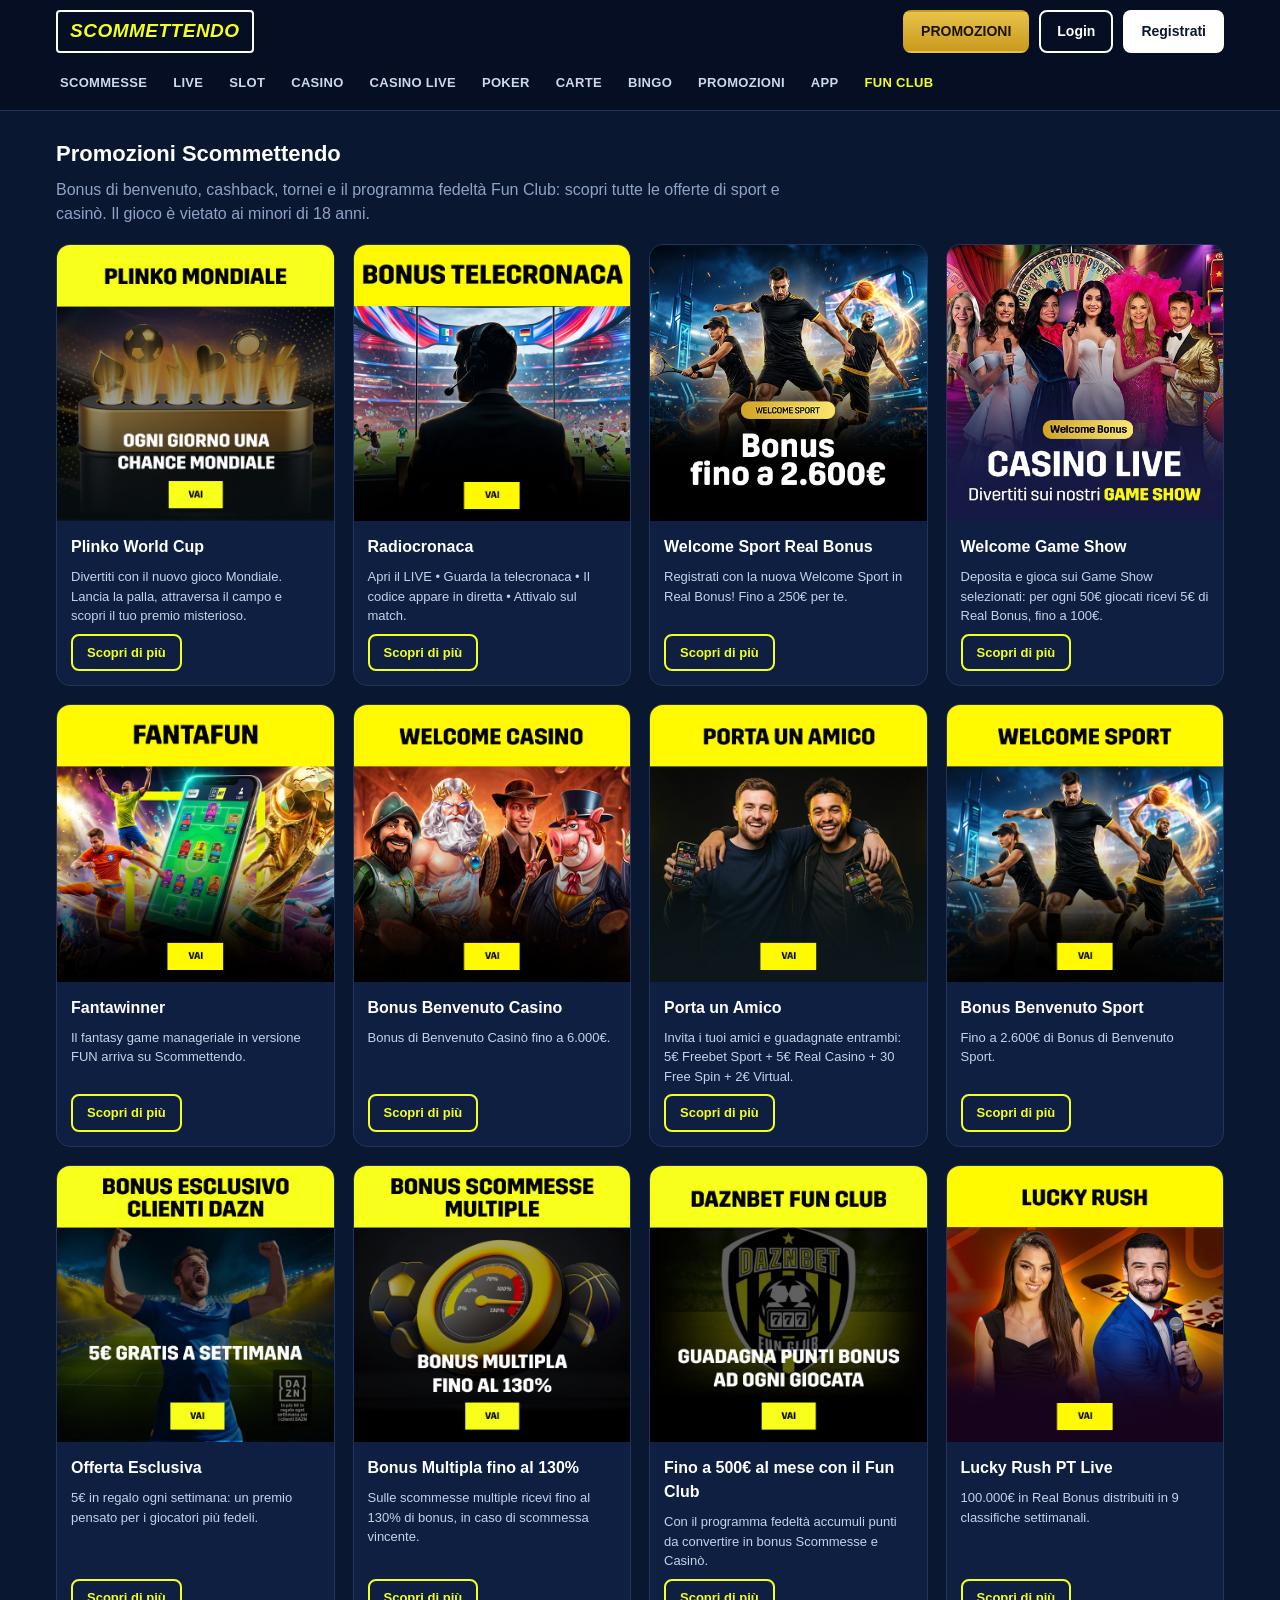
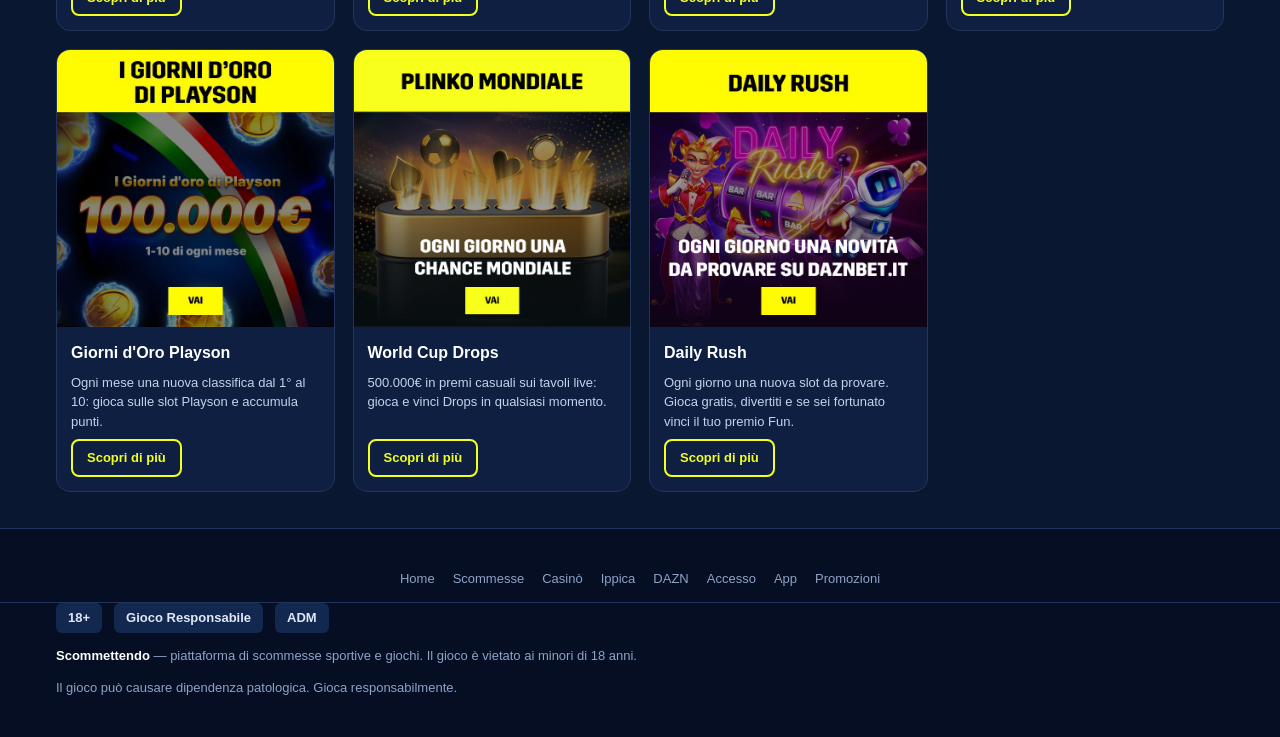
<file: promozioni/index.html>
<!doctype html>
<html lang="it">
<head>
<meta charset="utf-8">
<meta name="viewport" content="width=device-width, initial-scale=1">
<title>Promozioni Scommettendo | Bonus Sport, Casinò e Fun Club</title>
<meta name="description" content="Tutte le promozioni Scommettendo: Welcome Bonus Sport fino a 250€, Bonus Casinò fino a 6.000€, cashback, tornei e Fun Club. 18+ gioca responsabilmente.">
<link rel="canonical" href="https://scommettendoit.com/promozioni/">
<link rel="icon" type="image/svg+xml" href="/favicon.svg">
<link rel="alternate" hreflang="it-it" href="https://scommettendoit.com/promozioni/">
<link rel="alternate" hreflang="x-default" href="https://scommettendoit.com/promozioni/">
<link rel="stylesheet" href="/assets/style.css">
<script type="application/ld+json">{"@context":"https://schema.org","@type":"BreadcrumbList","itemListElement":[{"@type":"ListItem","position":1,"name":"Home","item":"https://scommettendoit.com/"},{"@type":"ListItem","position":2,"name":"Promozioni Scommettendo","item":"https://scommettendoit.com/promozioni/"}]}</script>
<style>
.seo h3{color:#fff;font-size:17px;margin:18px 0 8px;font-weight:800}
.seo ol{color:#c4d2ea;margin:0 0 14px;padding-left:22px}
.seo ol li{margin-bottom:6px}
.seo table{width:100%;border-collapse:collapse;margin:14px 0;font-size:14px}
.seo td,.seo th{border:1px solid var(--line);padding:8px 10px;color:#c4d2ea;text-align:left;vertical-align:top}
.seo th{color:#fff;background:var(--navy2)}
.seo details{background:var(--navy2);border:1px solid var(--line);border-radius:8px;margin:0 0 8px;padding:0 14px}
.seo summary{cursor:pointer;font-weight:700;color:#fff;padding:12px 0}
.seo details p{padding-bottom:12px}
.subtop{background:linear-gradient(180deg,var(--navy2),var(--navy));border-bottom:1px solid var(--line);padding:26px 0}
.subtop .crumbs{font-size:12px;color:var(--muted);margin-bottom:8px}
.subtop .crumbs a{color:var(--muted)}
.subtop h1{margin:0;font-size:26px;color:#fff;line-height:1.25}
.ctabox{display:flex;align-items:center;justify-content:space-between;gap:14px;flex-wrap:wrap;background:var(--navy2);border:1px solid var(--yellow);border-radius:10px;padding:18px;margin:26px 0}
.ctabox .t{font-weight:800;color:#fff;font-size:17px}
.ctabox .s{color:var(--muted);font-size:13px}
.cluster-foot{display:flex;flex-wrap:wrap;gap:6px 18px;justify-content:center;padding:14px 16px;border-bottom:1px solid var(--line);font-size:13px}
.cluster-foot a{color:var(--muted)}
.cluster-foot a:hover{color:#fff}
</style>
</head>
<body>
<header class="hd">
  <div class="hd-row">
    <a class="logo" href="/" aria-label="Scommettendo">
      <span class="logo-box"><span class="logo-txt">SCOMMETTENDO</span></span>
    </a>
    <div class="hd-right">
      <a class="btn btn-promo" href="/promozioni/">PROMOZIONI</a>
      <a class="btn btn-login" href="/referral-link">Login</a>
      <a class="btn btn-reg" href="/referral-link">Registrati</a>
    </div>
  </div>
  <nav class="hd-nav"><a class="tab" href="/scommesse/">SCOMMESSE</a><a class="tab" href="/referral-link">LIVE</a><a class="tab" href="/referral-link">SLOT</a><a class="tab" href="/referral-link">CASINO</a><a class="tab" href="/referral-link">CASINO LIVE</a><a class="tab" href="/referral-link">POKER</a><a class="tab" href="/referral-link">CARTE</a><a class="tab" href="/referral-link">BINGO</a><a class="tab" href="/promozioni/">PROMOZIONI</a><a class="tab" href="/app/">APP</a><a class="tab tab--fun" href="/referral-link">FUN CLUB</a></nav>
</header>
<div class="wrap">
  <section class="block"><h1 class="block-t">Promozioni Scommettendo</h1>
    <p class="block-lead">Bonus di benvenuto, cashback, tornei e il programma fedeltà Fun Club: scopri tutte le offerte di sport e casinò. Il gioco è vietato ai minori di 18 anni.</p>
    <div class="promo-grid"><a class="promo-card" href="/referral-link">
      <img loading="lazy" onerror="this.style.visibility='hidden'" src="/assets/promo/plinko-world-cup.jpg" alt="Plinko World Cup">
      <div class="promo-body"><h3>Plinko World Cup</h3><p>Divertiti con il nuovo gioco Mondiale. Lancia la palla, attraversa il campo e scopri il tuo premio misterioso.</p><span class="btn btn-out">Scopri di più</span></div></a><a class="promo-card" href="/referral-link">
      <img loading="lazy" onerror="this.style.visibility='hidden'" src="/assets/promo/radiocronaca.jpg" alt="Radiocronaca">
      <div class="promo-body"><h3>Radiocronaca</h3><p>Apri il LIVE • Guarda la telecronaca • Il codice appare in diretta • Attivalo sul match.</p><span class="btn btn-out">Scopri di più</span></div></a><a class="promo-card" href="/referral-link">
      <img loading="lazy" onerror="this.style.visibility='hidden'" src="/assets/welcome/welcome-sport.jpg" alt="Welcome Sport Real Bonus">
      <div class="promo-body"><h3>Welcome Sport Real Bonus</h3><p>Registrati con la nuova Welcome Sport in Real Bonus! Fino a 250€ per te.</p><span class="btn btn-out">Scopri di più</span></div></a><a class="promo-card" href="/referral-link">
      <img loading="lazy" onerror="this.style.visibility='hidden'" src="/assets/welcome/welcome-casinolive.jpg" alt="Welcome Game Show">
      <div class="promo-body"><h3>Welcome Game Show</h3><p>Deposita e gioca sui Game Show selezionati: per ogni 50€ giocati ricevi 5€ di Real Bonus, fino a 100€.</p><span class="btn btn-out">Scopri di più</span></div></a><a class="promo-card" href="/referral-link">
      <img loading="lazy" onerror="this.style.visibility='hidden'" src="/assets/promo/fantawinner.jpg" alt="Fantawinner">
      <div class="promo-body"><h3>Fantawinner</h3><p>Il fantasy game manageriale in versione FUN arriva su Scommettendo.</p><span class="btn btn-out">Scopri di più</span></div></a><a class="promo-card" href="/referral-link">
      <img loading="lazy" onerror="this.style.visibility='hidden'" src="/assets/promo/bonus-casino.jpg" alt="Bonus Benvenuto Casino">
      <div class="promo-body"><h3>Bonus Benvenuto Casino</h3><p>Bonus di Benvenuto Casinò fino a 6.000€.</p><span class="btn btn-out">Scopri di più</span></div></a><a class="promo-card" href="/referral-link">
      <img loading="lazy" onerror="this.style.visibility='hidden'" src="/assets/promo/porta-un-amico.jpg" alt="Porta un Amico">
      <div class="promo-body"><h3>Porta un Amico</h3><p>Invita i tuoi amici e guadagnate entrambi: 5€ Freebet Sport + 5€ Real Casino + 30 Free Spin + 2€ Virtual.</p><span class="btn btn-out">Scopri di più</span></div></a><a class="promo-card" href="/referral-link">
      <img loading="lazy" onerror="this.style.visibility='hidden'" src="/assets/promo/bonus-sport.jpg" alt="Bonus Benvenuto Sport">
      <div class="promo-body"><h3>Bonus Benvenuto Sport</h3><p>Fino a 2.600€ di Bonus di Benvenuto Sport.</p><span class="btn btn-out">Scopri di più</span></div></a><a class="promo-card" href="/referral-link">
      <img loading="lazy" onerror="this.style.visibility='hidden'" src="/assets/promo/offerta-esclusiva.jpg" alt="Offerta Esclusiva">
      <div class="promo-body"><h3>Offerta Esclusiva</h3><p>5€ in regalo ogni settimana: un premio pensato per i giocatori più fedeli.</p><span class="btn btn-out">Scopri di più</span></div></a><a class="promo-card" href="/referral-link">
      <img loading="lazy" onerror="this.style.visibility='hidden'" src="/assets/promo/bonus-multipla.jpg" alt="Bonus Multipla fino al 130%">
      <div class="promo-body"><h3>Bonus Multipla fino al 130%</h3><p>Sulle scommesse multiple ricevi fino al 130% di bonus, in caso di scommessa vincente.</p><span class="btn btn-out">Scopri di più</span></div></a><a class="promo-card" href="/referral-link">
      <img loading="lazy" onerror="this.style.visibility='hidden'" src="/assets/promo/fun-club.jpg" alt="Fino a 500€ al mese con il Fun Club">
      <div class="promo-body"><h3>Fino a 500€ al mese con il Fun Club</h3><p>Con il programma fedeltà accumuli punti da convertire in bonus Scommesse e Casinò.</p><span class="btn btn-out">Scopri di più</span></div></a><a class="promo-card" href="/referral-link">
      <img loading="lazy" onerror="this.style.visibility='hidden'" src="/assets/promo/lucky-rush.jpg" alt="Lucky Rush PT Live">
      <div class="promo-body"><h3>Lucky Rush PT Live</h3><p>100.000€ in Real Bonus distribuiti in 9 classifiche settimanali.</p><span class="btn btn-out">Scopri di più</span></div></a><a class="promo-card" href="/referral-link">
      <img loading="lazy" onerror="this.style.visibility='hidden'" src="/assets/promo/giorni-doro-playson.jpg" alt="Giorni d&#x27;Oro Playson">
      <div class="promo-body"><h3>Giorni d&#x27;Oro Playson</h3><p>Ogni mese una nuova classifica dal 1° al 10: gioca sulle slot Playson e accumula punti.</p><span class="btn btn-out">Scopri di più</span></div></a><a class="promo-card" href="/referral-link">
      <img loading="lazy" onerror="this.style.visibility='hidden'" src="/assets/promo/plinko-world-cup.jpg" alt="World Cup Drops">
      <div class="promo-body"><h3>World Cup Drops</h3><p>500.000€ in premi casuali sui tavoli live: gioca e vinci Drops in qualsiasi momento.</p><span class="btn btn-out">Scopri di più</span></div></a><a class="promo-card" href="/referral-link">
      <img loading="lazy" onerror="this.style.visibility='hidden'" src="/assets/promo/daily-rush.jpg" alt="Daily Rush">
      <div class="promo-body"><h3>Daily Rush</h3><p>Ogni giorno una nuova slot da provare. Gioca gratis, divertiti e se sei fortunato vinci il tuo premio Fun.</p><span class="btn btn-out">Scopri di più</span></div></a></div></section>
</div>
<footer class="ft"><nav class="cluster-foot"><a href="/">Home</a><a href="/scommesse/">Scommesse</a><a href="/casino/">Casinò</a><a href="/ippica/">Ippica</a><a href="/dazn/">DAZN</a><a href="/accesso/">Accesso</a><a href="/app/">App</a><a href="/promozioni/">Promozioni</a></nav>
  <div class="ft-in">
    <div class="ft-badges"><span>18+</span><span>Gioco Responsabile</span><span>ADM</span></div>
    <p><strong>Scommettendo</strong> — piattaforma di scommesse sportive e giochi. Il gioco è vietato ai minori di 18 anni.</p>
    <p>Il gioco può causare dipendenza patologica. Gioca responsabilmente.</p>
  </div>
</footer>
</body>
</html>
</file>
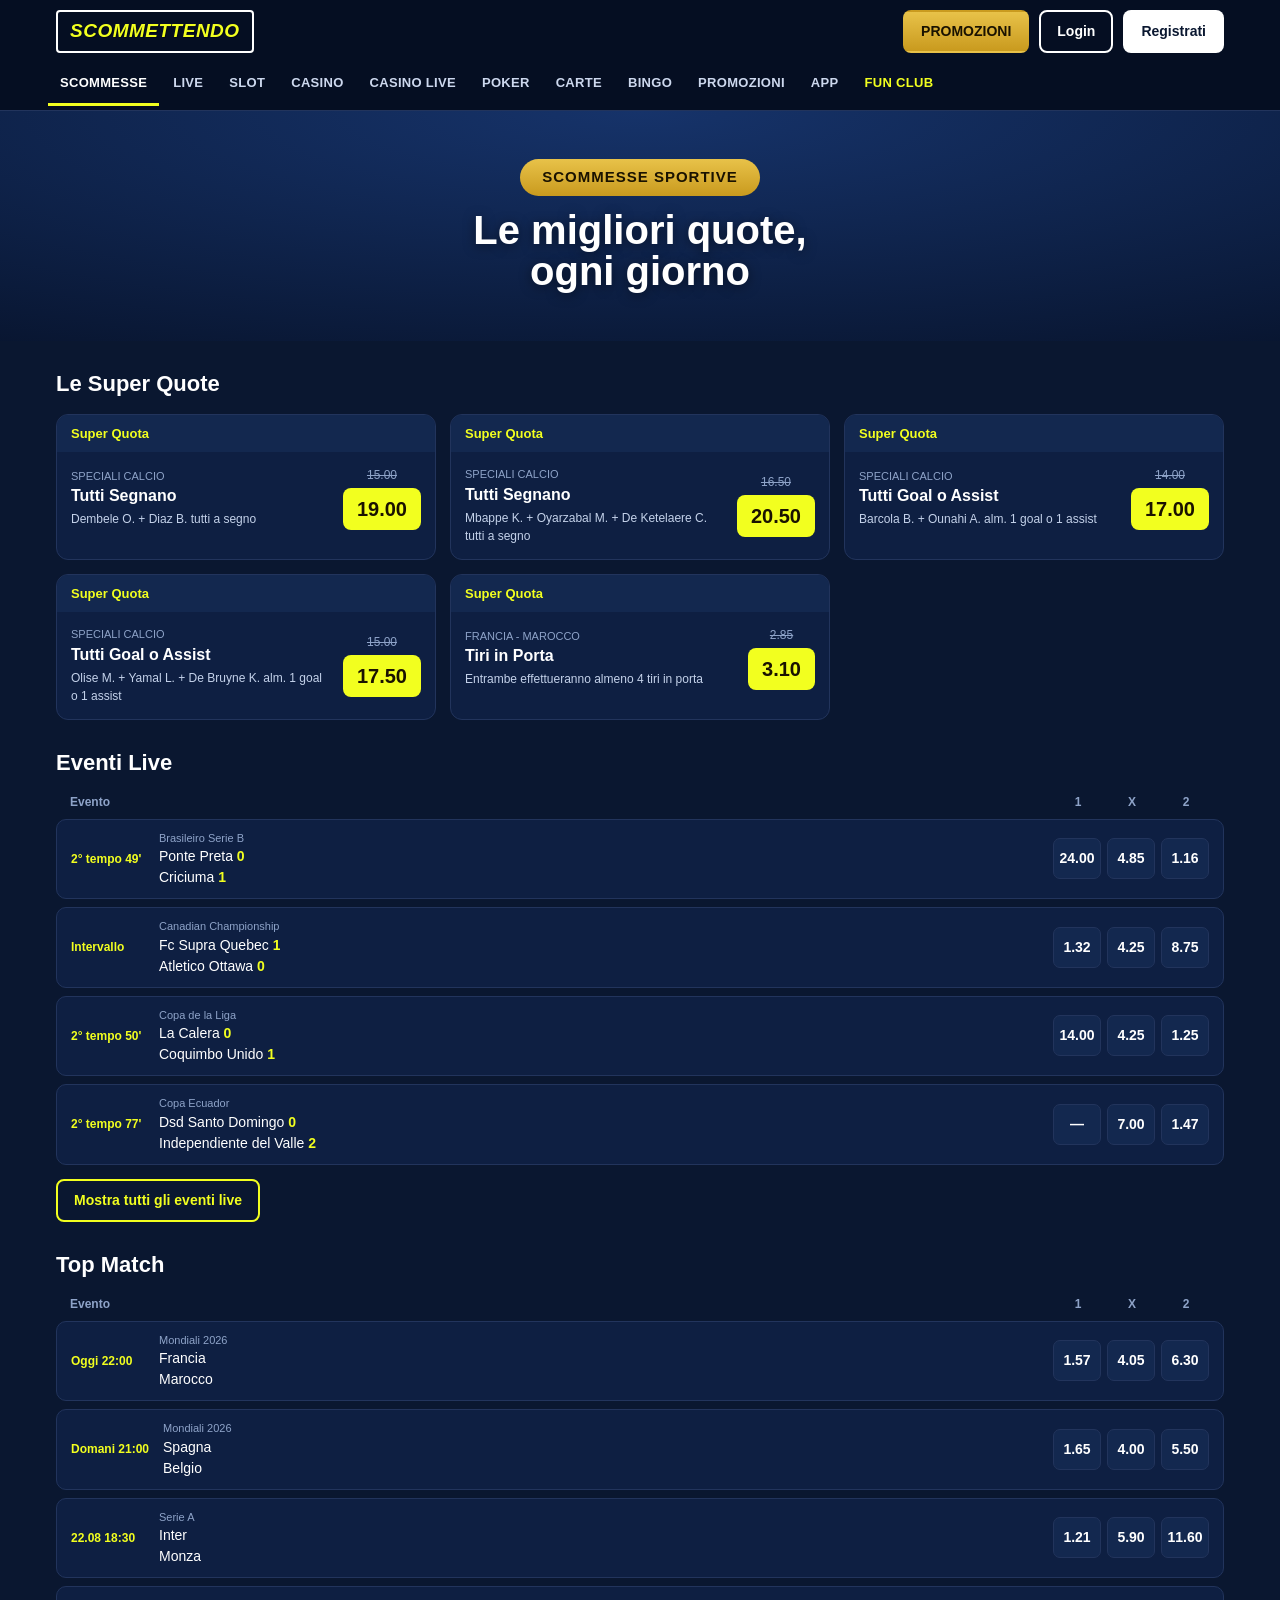
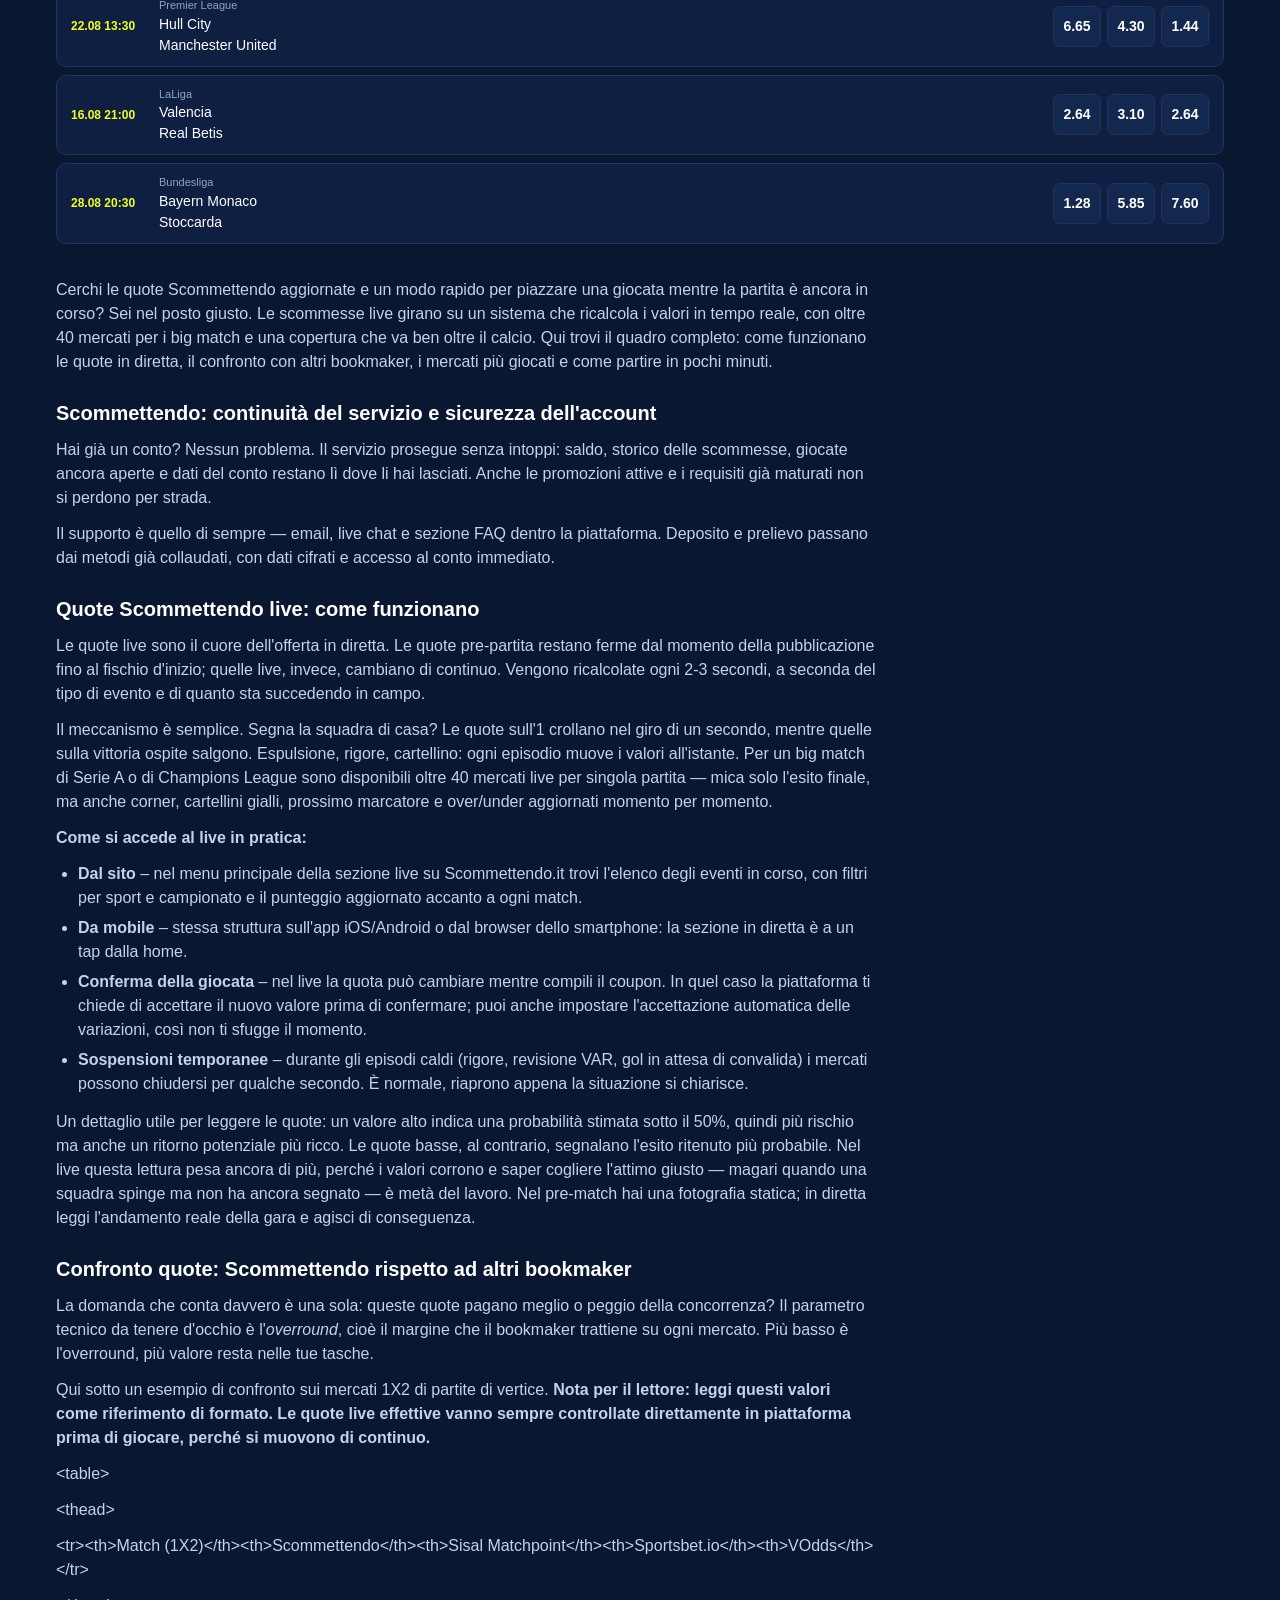
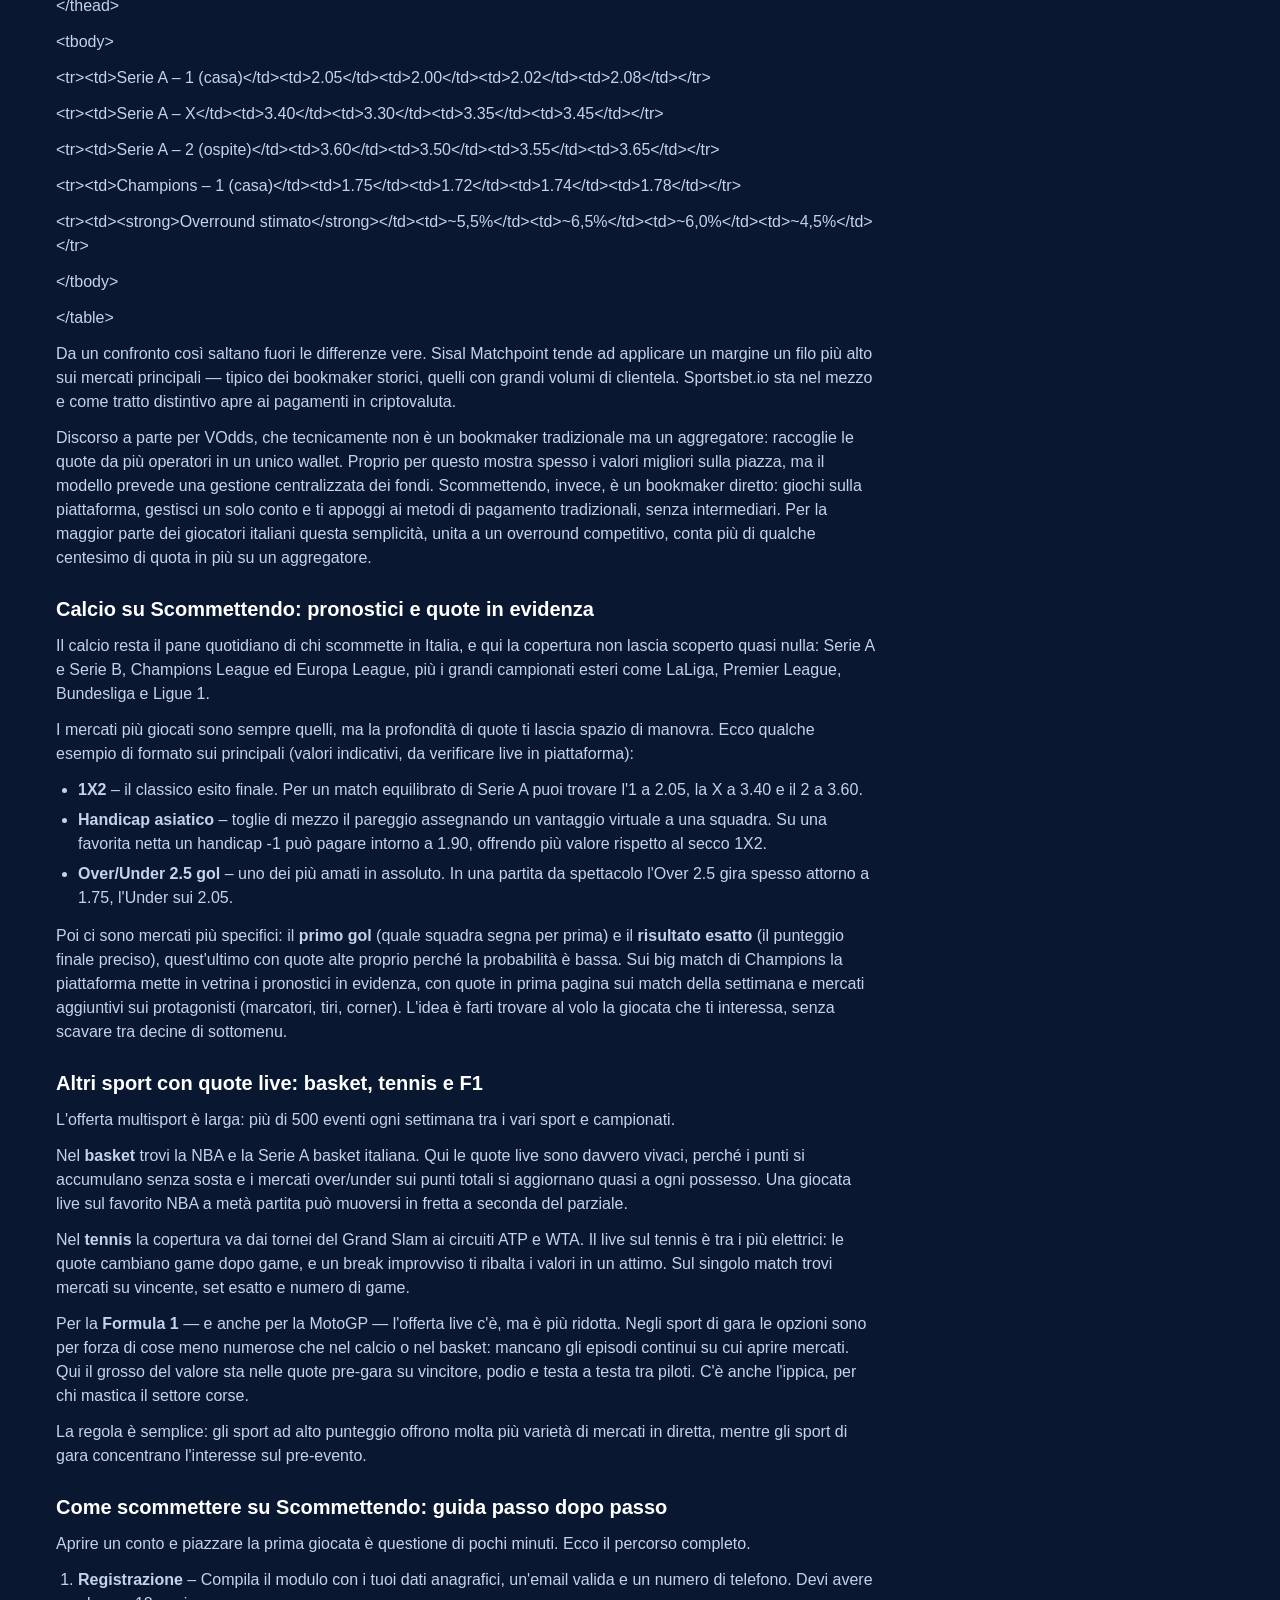
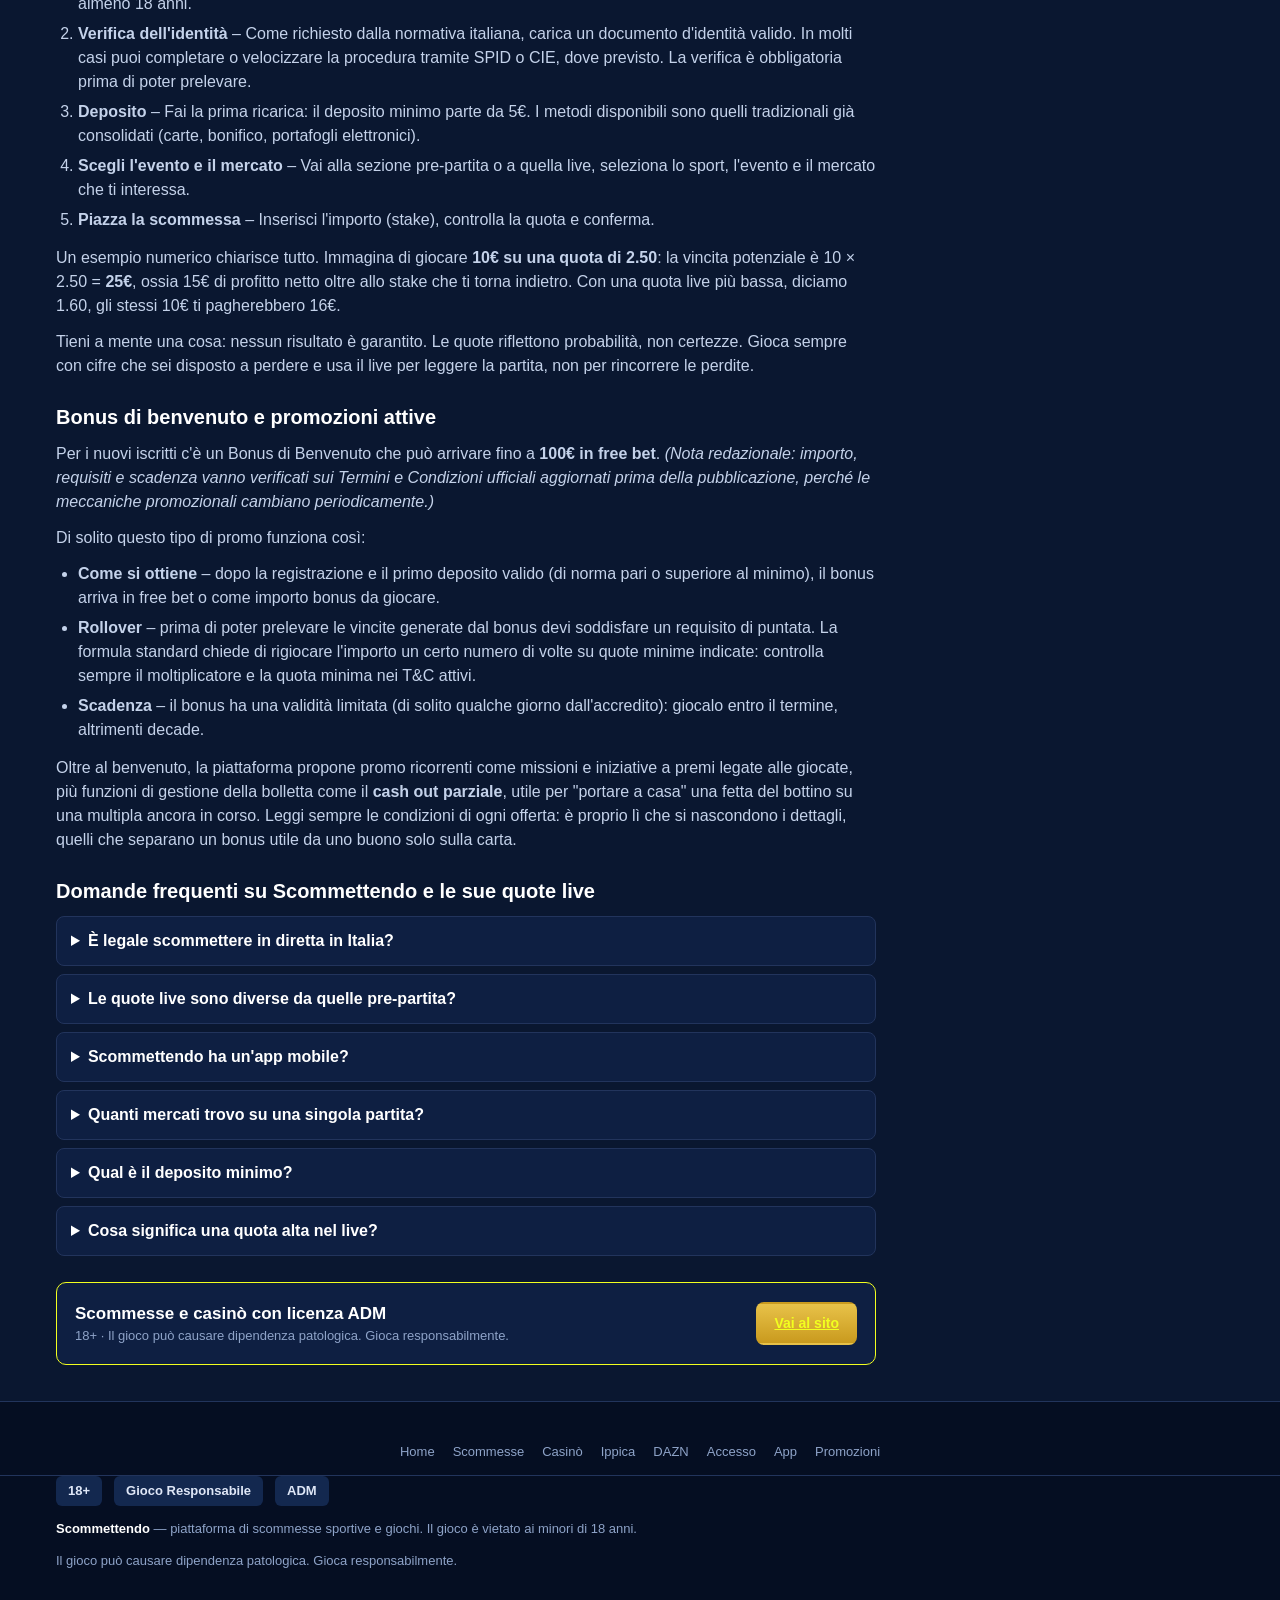
<file: scommesse/index.html>
<!doctype html>
<html lang="it">
<head>
<meta charset="utf-8">
<meta name="viewport" content="width=device-width, initial-scale=1">
<title>Scommettendo: Quote Live e Scommesse in Diretta</title>
<meta name="description" content="Scopri quote live Scommettendo, mercati in diretta, confronto bookmaker, bonus e guida per scommettere su calcio, basket, tennis e F1.">
<link rel="canonical" href="https://scommettendoit.com/scommesse/">
<link rel="icon" type="image/svg+xml" href="/favicon.svg">
<link rel="alternate" hreflang="it-it" href="https://scommettendoit.com/scommesse/">
<link rel="alternate" hreflang="x-default" href="https://scommettendoit.com/scommesse/">
<link rel="stylesheet" href="/assets/style.css">
<script type="application/ld+json">{"@context":"https://schema.org","@type":"BreadcrumbList","itemListElement":[{"@type":"ListItem","position":1,"name":"Home","item":"https://scommettendoit.com/"},{"@type":"ListItem","position":2,"name":"Scommesse Sportive Scommettendo","item":"https://scommettendoit.com/scommesse/"}]}</script>
<script type="application/ld+json">{"@context":"https://schema.org","@type":"FAQPage","mainEntity":[{"@type":"Question","name":"È legale scommettere in diretta in Italia?","acceptedAnswer":{"@type":"Answer","text":"Sì. Le scommesse live sono pienamente legali in Italia quando il bookmaker opera con regolare licenza ADM (ex AAMS). Giocare su un operatore regolamentato significa avere tutele su fondi, pagamenti e correttezza delle quote. Verifica sempre la presenza del logo e del numero di concessione nella parte bassa del sito."}},{"@type":"Question","name":"Le quote live sono diverse da quelle pre-partita?","acceptedAnswer":{"@type":"Answer","text":"Sì, e la differenza è sostanziale. Le quote pre-match restano ferme fino al calcio d'inizio, mentre quelle live si aggiornano in tempo reale — ogni 2-3 secondi a seconda dell'evento — in base a quello che succede in campo: gol, cartellini, occasioni. Per questo il valore che vedi adesso, un attimo dopo, può già essere un altro."}},{"@type":"Question","name":"Scommettendo ha un'app mobile?","acceptedAnswer":{"@type":"Answer","text":"Sì. C'è un'app per iOS e Android che ti fa consultare le quote e giocare ovunque tu sia. In alternativa, la versione web è ottimizzata per il mobile e gira direttamente dal browser dello smartphone, senza installare niente."}},{"@type":"Question","name":"Quanti mercati trovo su una singola partita?","acceptedAnswer":{"@type":"Answer","text":"Sui big match di calcio — Serie A e Champions League in testa — sono disponibili oltre 40 mercati per partita, tra esiti principali (1X2, over/under, handicap asiatico) e mercati paralleli live come corner, cartellini e primo marcatore."}},{"@type":"Question","name":"Qual è il deposito minimo?","acceptedAnswer":{"@type":"Answer","text":"Il deposito minimo parte da 5€, tramite i metodi di pagamento tradizionali. La verifica dell'identità è necessaria prima del primo prelievo."}},{"@type":"Question","name":"Cosa significa una quota alta nel live?","acceptedAnswer":{"@type":"Answer","text":"Una quota alta indica una probabilità stimata sotto il 50%: ritorno potenziale maggiore, ma anche rischio più elevato. Le quote basse, invece, segnalano l'esito che il bookmaker ritiene più probabile. --- *Il gioco è vietato ai minori di 18 anni e può causare dipendenza patologica. Gioca responsabilmente. Sono disponibili strumenti di autoesclusione (temporanea, totale e nazionale tramite RUA) e limiti di deposito per gestire il tuo gioco in sicurezza.*"}}]}</script>
<style>
.seo h3{color:#fff;font-size:17px;margin:18px 0 8px;font-weight:800}
.seo ol{color:#c4d2ea;margin:0 0 14px;padding-left:22px}
.seo ol li{margin-bottom:6px}
.seo table{width:100%;border-collapse:collapse;margin:14px 0;font-size:14px}
.seo td,.seo th{border:1px solid var(--line);padding:8px 10px;color:#c4d2ea;text-align:left;vertical-align:top}
.seo th{color:#fff;background:var(--navy2)}
.seo details{background:var(--navy2);border:1px solid var(--line);border-radius:8px;margin:0 0 8px;padding:0 14px}
.seo summary{cursor:pointer;font-weight:700;color:#fff;padding:12px 0}
.seo details p{padding-bottom:12px}
.subtop{background:linear-gradient(180deg,var(--navy2),var(--navy));border-bottom:1px solid var(--line);padding:26px 0}
.subtop .crumbs{font-size:12px;color:var(--muted);margin-bottom:8px}
.subtop .crumbs a{color:var(--muted)}
.subtop h1{margin:0;font-size:26px;color:#fff;line-height:1.25}
.ctabox{display:flex;align-items:center;justify-content:space-between;gap:14px;flex-wrap:wrap;background:var(--navy2);border:1px solid var(--yellow);border-radius:10px;padding:18px;margin:26px 0}
.ctabox .t{font-weight:800;color:#fff;font-size:17px}
.ctabox .s{color:var(--muted);font-size:13px}
.cluster-foot{display:flex;flex-wrap:wrap;gap:6px 18px;justify-content:center;padding:14px 16px;border-bottom:1px solid var(--line);font-size:13px}
.cluster-foot a{color:var(--muted)}
.cluster-foot a:hover{color:#fff}
</style>
</head>
<body>
<header class="hd">
  <div class="hd-row">
    <a class="logo" href="/" aria-label="Scommettendo">
      <span class="logo-box"><span class="logo-txt">SCOMMETTENDO</span></span>
    </a>
    <div class="hd-right">
      <a class="btn btn-promo" href="/promozioni/">PROMOZIONI</a>
      <a class="btn btn-login" href="/referral-link">Login</a>
      <a class="btn btn-reg" href="/referral-link">Registrati</a>
    </div>
  </div>
  <nav class="hd-nav"><a class="tab tab--on" href="/scommesse/">SCOMMESSE</a><a class="tab" href="/referral-link">LIVE</a><a class="tab" href="/referral-link">SLOT</a><a class="tab" href="/referral-link">CASINO</a><a class="tab" href="/referral-link">CASINO LIVE</a><a class="tab" href="/referral-link">POKER</a><a class="tab" href="/referral-link">CARTE</a><a class="tab" href="/referral-link">BINGO</a><a class="tab" href="/promozioni/">PROMOZIONI</a><a class="tab" href="/app/">APP</a><a class="tab tab--fun" href="/referral-link">FUN CLUB</a></nav>
</header>
<section class="sport-hero">
  <div class="sport-hero-ov"><span class="hero-kick">SCOMMESSE SPORTIVE</span>
    <h1 class="hero-h">Le migliori quote,<br>ogni giorno</h1></div>
</section>
<div class="wrap">
  <section class="block"><h2 class="block-t">Le Super Quote</h2><div class="sq-track"><div class="sq-card"><div class="sq-head">Super Quota</div>
      <div class="sq-body"><div class="sq-l"><div class="sq-pre">Speciali Calcio</div><div class="sq-t">Tutti Segnano</div><div class="sq-sub">Dembele O. + Diaz B. tutti a segno</div></div>
      <a class="sq-r" href="/referral-link"><div class="sq-old">15.00</div><div class="sq-new">19.00</div></a></div></div><div class="sq-card"><div class="sq-head">Super Quota</div>
      <div class="sq-body"><div class="sq-l"><div class="sq-pre">Speciali Calcio</div><div class="sq-t">Tutti Segnano</div><div class="sq-sub">Mbappe K. + Oyarzabal M. + De Ketelaere C. tutti a segno</div></div>
      <a class="sq-r" href="/referral-link"><div class="sq-old">16.50</div><div class="sq-new">20.50</div></a></div></div><div class="sq-card"><div class="sq-head">Super Quota</div>
      <div class="sq-body"><div class="sq-l"><div class="sq-pre">Speciali Calcio</div><div class="sq-t">Tutti Goal o Assist</div><div class="sq-sub">Barcola B. + Ounahi A. alm. 1 goal o 1 assist</div></div>
      <a class="sq-r" href="/referral-link"><div class="sq-old">14.00</div><div class="sq-new">17.00</div></a></div></div><div class="sq-card"><div class="sq-head">Super Quota</div>
      <div class="sq-body"><div class="sq-l"><div class="sq-pre">Speciali Calcio</div><div class="sq-t">Tutti Goal o Assist</div><div class="sq-sub">Olise M. + Yamal L. + De Bruyne K. alm. 1 goal o 1 assist</div></div>
      <a class="sq-r" href="/referral-link"><div class="sq-old">15.00</div><div class="sq-new">17.50</div></a></div></div><div class="sq-card"><div class="sq-head">Super Quota</div>
      <div class="sq-body"><div class="sq-l"><div class="sq-pre">Francia - Marocco</div><div class="sq-t">Tiri in Porta</div><div class="sq-sub">Entrambe effettueranno almeno 4 tiri in porta</div></div>
      <a class="sq-r" href="/referral-link"><div class="sq-old">2.85</div><div class="sq-new">3.10</div></a></div></div></div></section>
  <section class="block"><h2 class="block-t">Eventi Live</h2>
    <div class="odds-head"><span>Evento</span><div class="odds-labels"><span>1</span><span>X</span><span>2</span></div></div>
    <div class="matches"><div class="mrow"><div class="mrow-l"><div class="mrow-min">2° tempo 49&#x27;</div>
      <div class="mrow-teams"><div class="mrow-league">Brasileiro Serie B</div><span>Ponte Preta <b>0</b></span><span>Criciuma <b>1</b></span></div></div>
      <div class="mrow-odds"><a class="odd" href="/referral-link">24.00</a><a class="odd" href="/referral-link">4.85</a><a class="odd" href="/referral-link">1.16</a></div></div><div class="mrow"><div class="mrow-l"><div class="mrow-min">Intervallo</div>
      <div class="mrow-teams"><div class="mrow-league">Canadian Championship</div><span>Fc Supra Quebec <b>1</b></span><span>Atletico Ottawa <b>0</b></span></div></div>
      <div class="mrow-odds"><a class="odd" href="/referral-link">1.32</a><a class="odd" href="/referral-link">4.25</a><a class="odd" href="/referral-link">8.75</a></div></div><div class="mrow"><div class="mrow-l"><div class="mrow-min">2° tempo 50&#x27;</div>
      <div class="mrow-teams"><div class="mrow-league">Copa de la Liga</div><span>La Calera <b>0</b></span><span>Coquimbo Unido <b>1</b></span></div></div>
      <div class="mrow-odds"><a class="odd" href="/referral-link">14.00</a><a class="odd" href="/referral-link">4.25</a><a class="odd" href="/referral-link">1.25</a></div></div><div class="mrow"><div class="mrow-l"><div class="mrow-min">2° tempo 77&#x27;</div>
      <div class="mrow-teams"><div class="mrow-league">Copa Ecuador</div><span>Dsd Santo Domingo <b>0</b></span><span>Independiente del Valle <b>2</b></span></div></div>
      <div class="mrow-odds"><a class="odd" href="/referral-link">—</a><a class="odd" href="/referral-link">7.00</a><a class="odd" href="/referral-link">1.47</a></div></div></div>
    <a class="btn btn-out block-cta" href="/referral-link">Mostra tutti gli eventi live</a></section>
  <section class="block"><h2 class="block-t">Top Match</h2>
    <div class="odds-head"><span>Evento</span><div class="odds-labels"><span>1</span><span>X</span><span>2</span></div></div>
    <div class="matches"><div class="mrow"><div class="mrow-l"><div class="mrow-when">Oggi 22:00</div>
      <div class="mrow-teams"><div class="mrow-league">Mondiali 2026</div><span>Francia</span><span>Marocco</span></div></div>
      <div class="mrow-odds"><a class="odd" href="/referral-link">1.57</a><a class="odd" href="/referral-link">4.05</a><a class="odd" href="/referral-link">6.30</a></div></div><div class="mrow"><div class="mrow-l"><div class="mrow-when">Domani 21:00</div>
      <div class="mrow-teams"><div class="mrow-league">Mondiali 2026</div><span>Spagna</span><span>Belgio</span></div></div>
      <div class="mrow-odds"><a class="odd" href="/referral-link">1.65</a><a class="odd" href="/referral-link">4.00</a><a class="odd" href="/referral-link">5.50</a></div></div><div class="mrow"><div class="mrow-l"><div class="mrow-when">22.08 18:30</div>
      <div class="mrow-teams"><div class="mrow-league">Serie A</div><span>Inter</span><span>Monza</span></div></div>
      <div class="mrow-odds"><a class="odd" href="/referral-link">1.21</a><a class="odd" href="/referral-link">5.90</a><a class="odd" href="/referral-link">11.60</a></div></div><div class="mrow"><div class="mrow-l"><div class="mrow-when">22.08 13:30</div>
      <div class="mrow-teams"><div class="mrow-league">Premier League</div><span>Hull City</span><span>Manchester United</span></div></div>
      <div class="mrow-odds"><a class="odd" href="/referral-link">6.65</a><a class="odd" href="/referral-link">4.30</a><a class="odd" href="/referral-link">1.44</a></div></div><div class="mrow"><div class="mrow-l"><div class="mrow-when">16.08 21:00</div>
      <div class="mrow-teams"><div class="mrow-league">LaLiga</div><span>Valencia</span><span>Real Betis</span></div></div>
      <div class="mrow-odds"><a class="odd" href="/referral-link">2.64</a><a class="odd" href="/referral-link">3.10</a><a class="odd" href="/referral-link">2.64</a></div></div><div class="mrow"><div class="mrow-l"><div class="mrow-when">28.08 20:30</div>
      <div class="mrow-teams"><div class="mrow-league">Bundesliga</div><span>Bayern Monaco</span><span>Stoccarda</span></div></div>
      <div class="mrow-odds"><a class="odd" href="/referral-link">1.28</a><a class="odd" href="/referral-link">5.85</a><a class="odd" href="/referral-link">7.60</a></div></div></div></section>
  <section class="seo"><p>Cerchi le quote Scommettendo aggiornate e un modo rapido per piazzare una giocata mentre la partita è ancora in corso? Sei nel posto giusto. Le scommesse live girano su un sistema che ricalcola i valori in tempo reale, con oltre 40 mercati per i big match e una copertura che va ben oltre il calcio. Qui trovi il quadro completo: come funzionano le quote in diretta, il confronto con altri bookmaker, i mercati più giocati e come partire in pochi minuti.</p>
<h2>Scommettendo: continuità del servizio e sicurezza dell&#x27;account</h2>
<p>Hai già un conto? Nessun problema. Il servizio prosegue senza intoppi: saldo, storico delle scommesse, giocate ancora aperte e dati del conto restano lì dove li hai lasciati. Anche le promozioni attive e i requisiti già maturati non si perdono per strada.</p>
<p>Il supporto è quello di sempre — email, live chat e sezione FAQ dentro la piattaforma. Deposito e prelievo passano dai metodi già collaudati, con dati cifrati e accesso al conto immediato.</p>
<h2>Quote Scommettendo live: come funzionano</h2>
<p>Le quote live sono il cuore dell&#x27;offerta in diretta. Le quote pre-partita restano ferme dal momento della pubblicazione fino al fischio d&#x27;inizio; quelle live, invece, cambiano di continuo. Vengono ricalcolate ogni 2-3 secondi, a seconda del tipo di evento e di quanto sta succedendo in campo.</p>
<p>Il meccanismo è semplice. Segna la squadra di casa? Le quote sull&#x27;1 crollano nel giro di un secondo, mentre quelle sulla vittoria ospite salgono. Espulsione, rigore, cartellino: ogni episodio muove i valori all&#x27;istante. Per un big match di Serie A o di Champions League sono disponibili oltre 40 mercati live per singola partita — mica solo l&#x27;esito finale, ma anche corner, cartellini gialli, prossimo marcatore e over/under aggiornati momento per momento.</p>
<p><strong>Come si accede al live in pratica:</strong></p>
<ul>
<li><strong>Dal sito</strong> – nel menu principale della sezione live su Scommettendo.it trovi l&#x27;elenco degli eventi in corso, con filtri per sport e campionato e il punteggio aggiornato accanto a ogni match.</li>
<li><strong>Da mobile</strong> – stessa struttura sull&#x27;app iOS/Android o dal browser dello smartphone: la sezione in diretta è a un tap dalla home.</li>
<li><strong>Conferma della giocata</strong> – nel live la quota può cambiare mentre compili il coupon. In quel caso la piattaforma ti chiede di accettare il nuovo valore prima di confermare; puoi anche impostare l&#x27;accettazione automatica delle variazioni, così non ti sfugge il momento.</li>
<li><strong>Sospensioni temporanee</strong> – durante gli episodi caldi (rigore, revisione VAR, gol in attesa di convalida) i mercati possono chiudersi per qualche secondo. È normale, riaprono appena la situazione si chiarisce.</li>
</ul>
<p>Un dettaglio utile per leggere le quote: un valore alto indica una probabilità stimata sotto il 50%, quindi più rischio ma anche un ritorno potenziale più ricco. Le quote basse, al contrario, segnalano l&#x27;esito ritenuto più probabile. Nel live questa lettura pesa ancora di più, perché i valori corrono e saper cogliere l&#x27;attimo giusto — magari quando una squadra spinge ma non ha ancora segnato — è metà del lavoro. Nel pre-match hai una fotografia statica; in diretta leggi l&#x27;andamento reale della gara e agisci di conseguenza.</p>
<h2>Confronto quote: Scommettendo rispetto ad altri bookmaker</h2>
<p>La domanda che conta davvero è una sola: queste quote pagano meglio o peggio della concorrenza? Il parametro tecnico da tenere d&#x27;occhio è l&#x27;<em>overround</em>, cioè il margine che il bookmaker trattiene su ogni mercato. Più basso è l&#x27;overround, più valore resta nelle tue tasche.</p>
<p>Qui sotto un esempio di confronto sui mercati 1X2 di partite di vertice. <strong>Nota per il lettore: leggi questi valori come riferimento di formato. Le quote live effettive vanno sempre controllate direttamente in piattaforma prima di giocare, perché si muovono di continuo.</strong></p>
<p>&lt;table&gt;</p>
<p>&lt;thead&gt;</p>
<p>&lt;tr&gt;&lt;th&gt;Match (1X2)&lt;/th&gt;&lt;th&gt;Scommettendo&lt;/th&gt;&lt;th&gt;Sisal Matchpoint&lt;/th&gt;&lt;th&gt;Sportsbet.io&lt;/th&gt;&lt;th&gt;VOdds&lt;/th&gt;&lt;/tr&gt;</p>
<p>&lt;/thead&gt;</p>
<p>&lt;tbody&gt;</p>
<p>&lt;tr&gt;&lt;td&gt;Serie A – 1 (casa)&lt;/td&gt;&lt;td&gt;2.05&lt;/td&gt;&lt;td&gt;2.00&lt;/td&gt;&lt;td&gt;2.02&lt;/td&gt;&lt;td&gt;2.08&lt;/td&gt;&lt;/tr&gt;</p>
<p>&lt;tr&gt;&lt;td&gt;Serie A – X&lt;/td&gt;&lt;td&gt;3.40&lt;/td&gt;&lt;td&gt;3.30&lt;/td&gt;&lt;td&gt;3.35&lt;/td&gt;&lt;td&gt;3.45&lt;/td&gt;&lt;/tr&gt;</p>
<p>&lt;tr&gt;&lt;td&gt;Serie A – 2 (ospite)&lt;/td&gt;&lt;td&gt;3.60&lt;/td&gt;&lt;td&gt;3.50&lt;/td&gt;&lt;td&gt;3.55&lt;/td&gt;&lt;td&gt;3.65&lt;/td&gt;&lt;/tr&gt;</p>
<p>&lt;tr&gt;&lt;td&gt;Champions – 1 (casa)&lt;/td&gt;&lt;td&gt;1.75&lt;/td&gt;&lt;td&gt;1.72&lt;/td&gt;&lt;td&gt;1.74&lt;/td&gt;&lt;td&gt;1.78&lt;/td&gt;&lt;/tr&gt;</p>
<p>&lt;tr&gt;&lt;td&gt;&lt;strong&gt;Overround stimato&lt;/strong&gt;&lt;/td&gt;&lt;td&gt;~5,5%&lt;/td&gt;&lt;td&gt;~6,5%&lt;/td&gt;&lt;td&gt;~6,0%&lt;/td&gt;&lt;td&gt;~4,5%&lt;/td&gt;&lt;/tr&gt;</p>
<p>&lt;/tbody&gt;</p>
<p>&lt;/table&gt;</p>
<p>Da un confronto così saltano fuori le differenze vere. Sisal Matchpoint tende ad applicare un margine un filo più alto sui mercati principali — tipico dei bookmaker storici, quelli con grandi volumi di clientela. Sportsbet.io sta nel mezzo e come tratto distintivo apre ai pagamenti in criptovaluta.</p>
<p>Discorso a parte per VOdds, che tecnicamente non è un bookmaker tradizionale ma un aggregatore: raccoglie le quote da più operatori in un unico wallet. Proprio per questo mostra spesso i valori migliori sulla piazza, ma il modello prevede una gestione centralizzata dei fondi. Scommettendo, invece, è un bookmaker diretto: giochi sulla piattaforma, gestisci un solo conto e ti appoggi ai metodi di pagamento tradizionali, senza intermediari. Per la maggior parte dei giocatori italiani questa semplicità, unita a un overround competitivo, conta più di qualche centesimo di quota in più su un aggregatore.</p>
<h2>Calcio su Scommettendo: pronostici e quote in evidenza</h2>
<p>Il calcio resta il pane quotidiano di chi scommette in Italia, e qui la copertura non lascia scoperto quasi nulla: Serie A e Serie B, Champions League ed Europa League, più i grandi campionati esteri come LaLiga, Premier League, Bundesliga e Ligue 1.</p>
<p>I mercati più giocati sono sempre quelli, ma la profondità di quote ti lascia spazio di manovra. Ecco qualche esempio di formato sui principali (valori indicativi, da verificare live in piattaforma):</p>
<ul>
<li><strong>1X2</strong> – il classico esito finale. Per un match equilibrato di Serie A puoi trovare l&#x27;1 a 2.05, la X a 3.40 e il 2 a 3.60.</li>
<li><strong>Handicap asiatico</strong> – toglie di mezzo il pareggio assegnando un vantaggio virtuale a una squadra. Su una favorita netta un handicap -1 può pagare intorno a 1.90, offrendo più valore rispetto al secco 1X2.</li>
<li><strong>Over/Under 2.5 gol</strong> – uno dei più amati in assoluto. In una partita da spettacolo l&#x27;Over 2.5 gira spesso attorno a 1.75, l&#x27;Under sui 2.05.</li>
</ul>
<p>Poi ci sono mercati più specifici: il <strong>primo gol</strong> (quale squadra segna per prima) e il <strong>risultato esatto</strong> (il punteggio finale preciso), quest&#x27;ultimo con quote alte proprio perché la probabilità è bassa. Sui big match di Champions la piattaforma mette in vetrina i pronostici in evidenza, con quote in prima pagina sui match della settimana e mercati aggiuntivi sui protagonisti (marcatori, tiri, corner). L&#x27;idea è farti trovare al volo la giocata che ti interessa, senza scavare tra decine di sottomenu.</p>
<h2>Altri sport con quote live: basket, tennis e F1</h2>
<p>L&#x27;offerta multisport è larga: più di 500 eventi ogni settimana tra i vari sport e campionati.</p>
<p>Nel <strong>basket</strong> trovi la NBA e la Serie A basket italiana. Qui le quote live sono davvero vivaci, perché i punti si accumulano senza sosta e i mercati over/under sui punti totali si aggiornano quasi a ogni possesso. Una giocata live sul favorito NBA a metà partita può muoversi in fretta a seconda del parziale.</p>
<p>Nel <strong>tennis</strong> la copertura va dai tornei del Grand Slam ai circuiti ATP e WTA. Il live sul tennis è tra i più elettrici: le quote cambiano game dopo game, e un break improvviso ti ribalta i valori in un attimo. Sul singolo match trovi mercati su vincente, set esatto e numero di game.</p>
<p>Per la <strong>Formula 1</strong> — e anche per la MotoGP — l&#x27;offerta live c&#x27;è, ma è più ridotta. Negli sport di gara le opzioni sono per forza di cose meno numerose che nel calcio o nel basket: mancano gli episodi continui su cui aprire mercati. Qui il grosso del valore sta nelle quote pre-gara su vincitore, podio e testa a testa tra piloti. C&#x27;è anche l&#x27;ippica, per chi mastica il settore corse.</p>
<p>La regola è semplice: gli sport ad alto punteggio offrono molta più varietà di mercati in diretta, mentre gli sport di gara concentrano l&#x27;interesse sul pre-evento.</p>
<h2>Come scommettere su Scommettendo: guida passo dopo passo</h2>
<p>Aprire un conto e piazzare la prima giocata è questione di pochi minuti. Ecco il percorso completo.</p>
<ol>
<li><strong>Registrazione</strong> – Compila il modulo con i tuoi dati anagrafici, un&#x27;email valida e un numero di telefono. Devi avere almeno 18 anni.</li>
<li><strong>Verifica dell&#x27;identità</strong> – Come richiesto dalla normativa italiana, carica un documento d&#x27;identità valido. In molti casi puoi completare o velocizzare la procedura tramite SPID o CIE, dove previsto. La verifica è obbligatoria prima di poter prelevare.</li>
<li><strong>Deposito</strong> – Fai la prima ricarica: il deposito minimo parte da 5€. I metodi disponibili sono quelli tradizionali già consolidati (carte, bonifico, portafogli elettronici).</li>
<li><strong>Scegli l&#x27;evento e il mercato</strong> – Vai alla sezione pre-partita o a quella live, seleziona lo sport, l&#x27;evento e il mercato che ti interessa.</li>
<li><strong>Piazza la scommessa</strong> – Inserisci l&#x27;importo (stake), controlla la quota e conferma.</li>
</ol>
<p>Un esempio numerico chiarisce tutto. Immagina di giocare <strong>10€ su una quota di 2.50</strong>: la vincita potenziale è 10 × 2.50 = <strong>25€</strong>, ossia 15€ di profitto netto oltre allo stake che ti torna indietro. Con una quota live più bassa, diciamo 1.60, gli stessi 10€ ti pagherebbero 16€.</p>
<p>Tieni a mente una cosa: nessun risultato è garantito. Le quote riflettono probabilità, non certezze. Gioca sempre con cifre che sei disposto a perdere e usa il live per leggere la partita, non per rincorrere le perdite.</p>
<h2>Bonus di benvenuto e promozioni attive</h2>
<p>Per i nuovi iscritti c&#x27;è un Bonus di Benvenuto che può arrivare fino a <strong>100€ in free bet</strong>. <em>(Nota redazionale: importo, requisiti e scadenza vanno verificati sui Termini e Condizioni ufficiali aggiornati prima della pubblicazione, perché le meccaniche promozionali cambiano periodicamente.)</em></p>
<p>Di solito questo tipo di promo funziona così:</p>
<ul>
<li><strong>Come si ottiene</strong> – dopo la registrazione e il primo deposito valido (di norma pari o superiore al minimo), il bonus arriva in free bet o come importo bonus da giocare.</li>
<li><strong>Rollover</strong> – prima di poter prelevare le vincite generate dal bonus devi soddisfare un requisito di puntata. La formula standard chiede di rigiocare l&#x27;importo un certo numero di volte su quote minime indicate: controlla sempre il moltiplicatore e la quota minima nei T&amp;C attivi.</li>
<li><strong>Scadenza</strong> – il bonus ha una validità limitata (di solito qualche giorno dall&#x27;accredito): giocalo entro il termine, altrimenti decade.</li>
</ul>
<p>Oltre al benvenuto, la piattaforma propone promo ricorrenti come missioni e iniziative a premi legate alle giocate, più funzioni di gestione della bolletta come il <strong>cash out parziale</strong>, utile per &quot;portare a casa&quot; una fetta del bottino su una multipla ancora in corso. Leggi sempre le condizioni di ogni offerta: è proprio lì che si nascondono i dettagli, quelli che separano un bonus utile da uno buono solo sulla carta.</p>
<h2>Domande frequenti su Scommettendo e le sue quote live</h2>
<details><summary>È legale scommettere in diretta in Italia?</summary><p>Sì. Le scommesse live sono pienamente legali in Italia quando il bookmaker opera con regolare licenza ADM (ex AAMS). Giocare su un operatore regolamentato significa avere tutele su fondi, pagamenti e correttezza delle quote. Verifica sempre la presenza del logo e del numero di concessione nella parte bassa del sito.</p></details>
<details><summary>Le quote live sono diverse da quelle pre-partita?</summary><p>Sì, e la differenza è sostanziale. Le quote pre-match restano ferme fino al calcio d&#x27;inizio, mentre quelle live si aggiornano in tempo reale — ogni 2-3 secondi a seconda dell&#x27;evento — in base a quello che succede in campo: gol, cartellini, occasioni. Per questo il valore che vedi adesso, un attimo dopo, può già essere un altro.</p></details>
<details><summary>Scommettendo ha un&#x27;app mobile?</summary><p>Sì. C&#x27;è un&#x27;app per iOS e Android che ti fa consultare le quote e giocare ovunque tu sia. In alternativa, la versione web è ottimizzata per il mobile e gira direttamente dal browser dello smartphone, senza installare niente.</p></details>
<details><summary>Quanti mercati trovo su una singola partita?</summary><p>Sui big match di calcio — Serie A e Champions League in testa — sono disponibili oltre 40 mercati per partita, tra esiti principali (1X2, over/under, handicap asiatico) e mercati paralleli live come corner, cartellini e primo marcatore.</p></details>
<details><summary>Qual è il deposito minimo?</summary><p>Il deposito minimo parte da 5€, tramite i metodi di pagamento tradizionali. La verifica dell&#x27;identità è necessaria prima del primo prelievo.</p></details>
<details><summary>Cosa significa una quota alta nel live?</summary><p>Una quota alta indica una probabilità stimata sotto il 50%: ritorno potenziale maggiore, ma anche rischio più elevato. Le quote basse, invece, segnalano l&#x27;esito che il bookmaker ritiene più probabile. --- <em>Il gioco è vietato ai minori di 18 anni e può causare dipendenza patologica. Gioca responsabilmente. Sono disponibili strumenti di autoesclusione (temporanea, totale e nazionale tramite RUA) e limiti di deposito per gestire il tuo gioco in sicurezza.</em></p></details><div class="ctabox"><div><div class="t">Scommesse e casinò con licenza ADM</div>
<div class="s">18+ · Il gioco può causare dipendenza patologica. Gioca responsabilmente.</div></div>
<a class="btn btn-promo" href="/referral-link">Vai al sito</a></div></section>
</div>
<footer class="ft"><nav class="cluster-foot"><a href="/">Home</a><a href="/scommesse/">Scommesse</a><a href="/casino/">Casinò</a><a href="/ippica/">Ippica</a><a href="/dazn/">DAZN</a><a href="/accesso/">Accesso</a><a href="/app/">App</a><a href="/promozioni/">Promozioni</a></nav>
  <div class="ft-in">
    <div class="ft-badges"><span>18+</span><span>Gioco Responsabile</span><span>ADM</span></div>
    <p><strong>Scommettendo</strong> — piattaforma di scommesse sportive e giochi. Il gioco è vietato ai minori di 18 anni.</p>
    <p>Il gioco può causare dipendenza patologica. Gioca responsabilmente.</p>
  </div>
</footer>
</body>
</html>
</file>
<file: assets/style.css>
:root{
  --navy:#0a1730; --navy2:#0e1f42; --navy3:#13284f; --line:#22345c;
  --yellow:#f2ff1f; --yellow-d:#d9e600; --ink:#eaf0ff; --muted:#8ea3c8; --white:#fff;
}
*{box-sizing:border-box}
body{margin:0;font-family:-apple-system,BlinkMacSystemFont,"Segoe UI",Roboto,Arial,sans-serif;background:var(--navy);color:var(--ink);line-height:1.5}
a{color:inherit;text-decoration:none}
img{max-width:100%;display:block}
.wrap{max-width:1200px;margin:0 auto;padding:0 16px}

/* ---------- header ---------- */
.hd{background:#050e22;border-bottom:1px solid var(--line);position:sticky;top:0;z-index:60}
.hd-row{max-width:1200px;margin:0 auto;padding:10px 16px;display:flex;align-items:center;gap:16px}
.logo-box{display:inline-block;border:2px solid #fff;border-radius:4px;padding:5px 12px}
.logo-txt{font-family:"Arial Black",Arial,sans-serif;font-weight:900;font-style:italic;color:var(--yellow);letter-spacing:.5px;font-size:19px;text-shadow:1px 1px 0 rgba(0,0,0,.4)}
.hd-right{margin-left:auto;display:flex;align-items:center;gap:10px}
.btn{display:inline-flex;align-items:center;gap:6px;border-radius:8px;font-weight:800;font-size:14px;padding:9px 16px;cursor:pointer;white-space:nowrap;border:2px solid transparent}
.btn-promo{background:linear-gradient(180deg,#e8c249,#c99a1e);color:#1a1200}
.btn-login{border-color:#fff;color:#fff}
.btn-login:hover{background:rgba(255,255,255,.12)}
.btn-reg{background:#fff;color:#0a1730}
.btn-reg:hover{background:#e6e6e6}
.btn-lg{padding:13px 26px;font-size:16px}
.btn-out{background:transparent;border-color:var(--yellow);color:var(--yellow)}
.btn-out:hover{background:var(--yellow);color:#0a1730}
.hd-nav{max-width:1200px;margin:0 auto;padding:0 8px 4px;display:flex;gap:2px;overflow-x:auto;scrollbar-width:none}
.hd-nav::-webkit-scrollbar{display:none}
.tab{padding:10px 12px;font-weight:800;font-size:13px;letter-spacing:.3px;color:#cdd8ee;white-space:nowrap;border-bottom:3px solid transparent}
.tab:hover{color:#fff}
.tab--on{color:#fff;border-bottom-color:var(--yellow)}
.tab--fun{color:var(--yellow)}

/* ---------- hero ---------- */
.sr-only{position:absolute;width:1px;height:1px;padding:0;margin:-1px;overflow:hidden;clip:rect(0 0 0 0);white-space:nowrap;border:0}
/* home hero: self-contained promo image + button overlay */
.hero--img{position:relative;background:#04101f;overflow:hidden;line-height:0}
.hero-img{display:block;width:100%;height:auto}
.hero--noimg{min-height:300px;background:radial-gradient(120% 140% at 50% 0,#16336a,#050e22)}
.hero--noimg .hero-img{display:none}
.hero-ov--btn{position:absolute;left:0;right:0;bottom:22px;display:flex;justify-content:center;z-index:2}
.hero--noimg .hero-ov--btn{position:static;padding:120px 0 40px}
/* sport hero (scommesse): gradient, no image */
.sport-hero{position:relative;min-height:230px;display:flex;background:radial-gradient(120% 150% at 50% 0,#16336a,#050e22);overflow:hidden}
.sport-hero-ov{position:relative;z-index:2;max-width:1200px;margin:0 auto;width:100%;padding:44px 16px;display:flex;flex-direction:column;justify-content:center;align-items:center;text-align:center}
.hero-kick{display:inline-block;background:linear-gradient(180deg,#e8c249,#c99a1e);color:#1a1200;font-weight:900;padding:7px 22px;border-radius:22px;font-size:15px;letter-spacing:1px;margin-bottom:14px}
.hero-h{font-size:40px;line-height:1.02;font-weight:900;margin:0;color:#fff;text-shadow:0 2px 12px rgba(0,0,0,.5)}
.hero-h span{color:var(--yellow)}

/* ---------- welcome carousel ---------- */
.welcome{margin:22px 0}
.wc-track{display:grid;grid-auto-flow:column;grid-auto-columns:minmax(300px,1fr);gap:16px;overflow-x:auto;scrollbar-width:none;padding-bottom:6px}
.wc-track::-webkit-scrollbar{display:none}
.wc-slide{position:relative;border-radius:14px;overflow:hidden;aspect-ratio:652/457;background:var(--navy2)}
.wc-slide img{width:100%;height:100%;object-fit:cover}
.wc-cap{position:absolute;left:0;right:0;bottom:0;padding:14px 16px;background:linear-gradient(180deg,transparent,rgba(4,10,25,.9))}
.wc-t{display:block;font-weight:900;font-size:17px;color:var(--yellow)}
.wc-s{display:block;font-size:13px;color:#dfe7f7}

/* ---------- rails ---------- */
.rail{margin:26px 0}
.rail-head{display:flex;align-items:center;justify-content:space-between;margin-bottom:12px}
.rail-title{font-size:20px;font-weight:900;margin:0;color:#fff}
.rail-all{color:var(--yellow);font-weight:800;font-size:13px}
.rail-track{display:grid;grid-auto-flow:column;grid-auto-columns:170px;gap:14px;overflow-x:auto;scroll-behavior:smooth;scrollbar-width:none;padding-bottom:6px}
.rail-track::-webkit-scrollbar{display:none}
.tile{display:block}
.tile-img{position:relative;border-radius:12px;overflow:hidden;aspect-ratio:1/1;background:linear-gradient(135deg,#16305e,#0c1c3c);box-shadow:0 2px 8px rgba(0,0,0,.35)}
.tile-img img{width:100%;height:100%;object-fit:cover}
.tile-badges{position:absolute;top:6px;left:6px;display:flex;flex-direction:column;gap:4px}
.badge{font-size:10px;font-weight:800;padding:2px 7px;border-radius:4px;text-transform:uppercase}
.badge--new{background:var(--yellow);color:#1a1200}
.badge--excl{background:#e83b5c;color:#fff}
.badge--brand{background:#2f7de8;color:#fff}
.jackpot{position:absolute;top:6px;right:6px;background:rgba(6,14,30,.85);color:var(--yellow);font-weight:800;font-size:11px;padding:2px 7px;border-radius:5px}
.tile-hover{position:absolute;inset:0;display:flex;flex-direction:column;align-items:center;justify-content:center;gap:8px;background:rgba(5,12,28,.72);opacity:0;transition:opacity .18s}
.tile-img:hover .tile-hover{opacity:1}
.tile-play,.tile-demo{font-weight:800;font-size:13px;padding:8px 20px;border-radius:20px}
.tile-play{background:var(--yellow);color:#1a1200}
.tile-demo{border:1.5px solid #fff;color:#fff}
.tile-meta{padding:8px 2px 0;display:flex;flex-direction:column}
.tile-name{font-size:13px;font-weight:600;white-space:nowrap;overflow:hidden;text-overflow:ellipsis;color:#fff}
.tile-prov{font-size:11px;color:var(--muted)}

/* ---------- blocks / scommesse ---------- */
.block{margin:26px 0}
.block-t{font-size:22px;font-weight:900;color:#fff;margin:0 0 14px}
.block-lead{color:var(--muted);max-width:760px;margin:-6px 0 18px}
.block-cta{margin-top:14px;display:inline-flex}
.sq-track{display:grid;grid-template-columns:repeat(auto-fill,minmax(300px,1fr));gap:14px}
.sq-card{background:var(--navy2);border:1px solid var(--line);border-radius:12px;overflow:hidden}
.sq-head{background:var(--navy3);padding:9px 14px;font-weight:800;font-size:13px;color:var(--yellow)}
.sq-body{display:flex;align-items:center;gap:12px;padding:14px}
.sq-l{flex:1;min-width:0}
.sq-pre{font-size:11px;color:var(--muted);text-transform:uppercase}
.sq-t{font-weight:900;font-size:16px;color:#fff}
.sq-sub{font-size:12px;color:#c4d2ea;margin-top:2px}
.sq-r{text-align:center;display:block}
.sq-old{font-size:12px;color:var(--muted);text-decoration:line-through}
.sq-new{background:var(--yellow);color:#1a1200;font-weight:900;font-size:20px;padding:6px 14px;border-radius:8px;margin-top:4px}
.sq-r:hover .sq-new{background:#fff}

.odds-head{display:flex;justify-content:space-between;align-items:center;padding:0 14px 8px;color:var(--muted);font-size:12px;font-weight:700}
.odds-labels{display:grid;grid-template-columns:repeat(3,48px);gap:6px;text-align:center}
.matches{display:flex;flex-direction:column;gap:8px}
.mrow{display:flex;align-items:center;justify-content:space-between;gap:12px;background:var(--navy2);border:1px solid var(--line);border-radius:10px;padding:10px 14px}
.mrow-l{display:flex;align-items:center;gap:14px;min-width:0}
.mrow-min,.mrow-when{font-size:12px;font-weight:800;color:var(--yellow);white-space:nowrap;min-width:74px}
.mrow-league{font-size:11px;color:var(--muted)}
.mrow-teams{display:flex;flex-direction:column;min-width:0}
.mrow-teams span{font-size:14px;color:#fff;white-space:nowrap;overflow:hidden;text-overflow:ellipsis}
.mrow-teams b{color:var(--yellow)}
.mrow-odds{display:grid;grid-template-columns:repeat(3,48px);gap:6px}
.odd{display:block;background:var(--navy3);border:1px solid var(--line);border-radius:7px;padding:9px 0;text-align:center;font-weight:800;font-size:14px;color:#fff;cursor:pointer}
.odd:hover{border-color:var(--yellow);color:var(--yellow)}

/* ---------- promozioni ---------- */
.promo-grid{display:grid;grid-template-columns:repeat(auto-fill,minmax(260px,1fr));gap:18px}
.promo-card{background:var(--navy2);border:1px solid var(--line);border-radius:14px;overflow:hidden;display:flex;flex-direction:column;transition:transform .15s,border-color .15s}
.promo-card:hover{transform:translateY(-3px);border-color:var(--yellow)}
.promo-card img{width:100%;aspect-ratio:1/1;object-fit:cover;background:linear-gradient(135deg,#16305e,#0c1c3c)}
.promo-body{padding:14px;display:flex;flex-direction:column;gap:8px;flex:1}
.promo-body h3{margin:0;font-size:16px;color:#fff}
.promo-body p{margin:0;font-size:13px;color:#c4d2ea;flex:1}
.promo-body .btn-out{align-self:flex-start;padding:7px 14px;font-size:13px}

/* ---------- seo ---------- */
.seo{margin:34px 0;max-width:820px}
.seo h1,.seo h2{color:#fff;font-weight:800}
.seo h2{font-size:20px;margin:24px 0 10px}
.seo p{color:#c4d2ea;margin:0 0 12px}
.seo ul{color:#c4d2ea;margin:0 0 14px;padding-left:22px}
.seo li{margin-bottom:6px}
.seo a{color:var(--yellow);text-decoration:underline}

/* ---------- footer ---------- */
.ft{background:#050e22;border-top:1px solid var(--line);margin-top:36px;padding:26px 0}
.ft-in{max-width:1200px;margin:0 auto;padding:0 16px;color:var(--muted);font-size:13px}
.ft-badges{display:flex;gap:12px;margin-bottom:12px}
.ft-badges span{background:var(--navy3);border-radius:6px;padding:5px 12px;font-weight:800;color:#dfe7f7}
.ft-in strong{color:#fff}

@media(max-width:920px){.hero-h{font-size:40px}.sport-hero .hero-h{font-size:30px}}
@media(max-width:560px){
  .hd-row{flex-wrap:wrap;gap:10px}
  .logo-txt{font-size:16px}
  .btn{padding:8px 12px;font-size:13px}
  .btn-promo .gift{display:none}
  .hero{min-height:260px}.hero-h{font-size:32px}
  .rail-track{grid-auto-columns:130px}
  .mrow-min,.mrow-when{min-width:60px;font-size:11px}
  .odds-labels,.mrow-odds{grid-template-columns:repeat(3,38px)}
  .odd{font-size:12px;padding:8px 0}
}

/* Giochi grid 2x6 */
.rail-track--grid{grid-auto-flow:row;grid-template-columns:repeat(6,minmax(0,1fr));grid-auto-columns:unset;overflow:visible}
@media(max-width:920px){.rail-track--grid{grid-template-columns:repeat(3,minmax(0,1fr))}}
@media(max-width:560px){.rail-track--grid{grid-template-columns:repeat(2,minmax(0,1fr))}}

/* APP page */
.appx{display:grid;grid-template-columns:1.1fr .9fr;gap:38px;align-items:center;margin:44px 0}
.appx-title{font-size:30px;font-weight:900;color:#fff;letter-spacing:.5px;margin-bottom:14px;text-transform:uppercase}
.appx-title em{color:#f5e003;font-style:normal}
.appx-text{color:#b9c2d8;line-height:1.65;margin-bottom:22px;max-width:520px}
.appx-badges{display:flex;gap:14px;flex-wrap:wrap}
.appx-badges img{height:52px;width:auto;display:block;border-radius:8px}
.appx-badges a{transition:transform .15s}
.appx-badges a:hover{transform:scale(1.05)}
.phones{display:flex;justify-content:center;gap:0;position:relative;min-height:420px}
.phone{width:190px;border-radius:26px;border:3px solid #2c3654;background:#000;padding:8px;box-shadow:0 24px 60px rgba(0,0,0,.55)}
.phone img{width:100%;border-radius:18px;display:block}
.phone--l{transform:rotate(-7deg) translateY(16px);z-index:1}
.phone--r{transform:rotate(6deg) translateX(-26px) translateY(-8px);z-index:2}
.appx-feats{display:grid;grid-template-columns:repeat(3,1fr);gap:16px;margin:10px 0 44px}
.feat{background:#101a35;border:1px solid #1e2a4d;border-radius:14px;padding:20px}
.feat h3{color:#f5e003;font-size:15px;font-weight:800;margin-bottom:8px;text-transform:uppercase}
.feat p{color:#b9c2d8;font-size:14px;line-height:1.55}
@media(max-width:920px){.appx{grid-template-columns:1fr;gap:26px}.phones{min-height:360px}.phone{width:160px}.appx-feats{grid-template-columns:1fr}}
</file>
